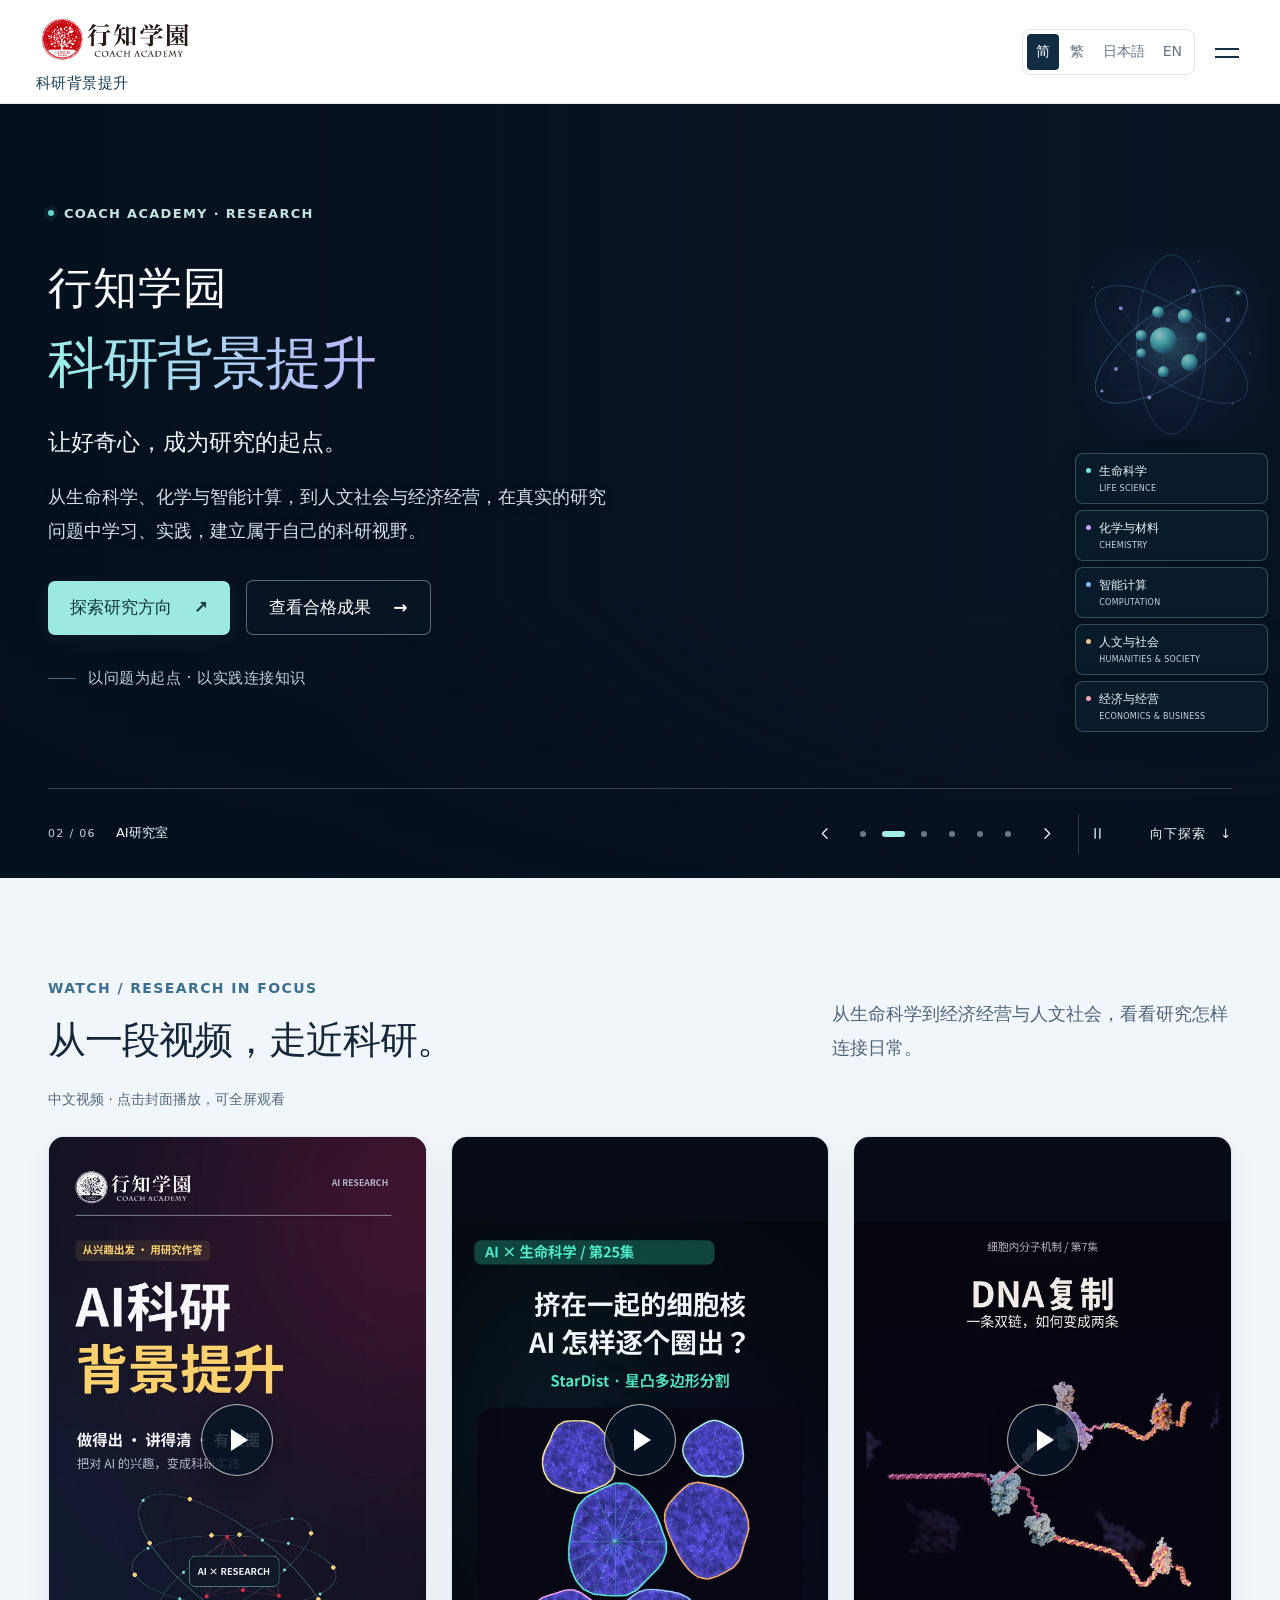
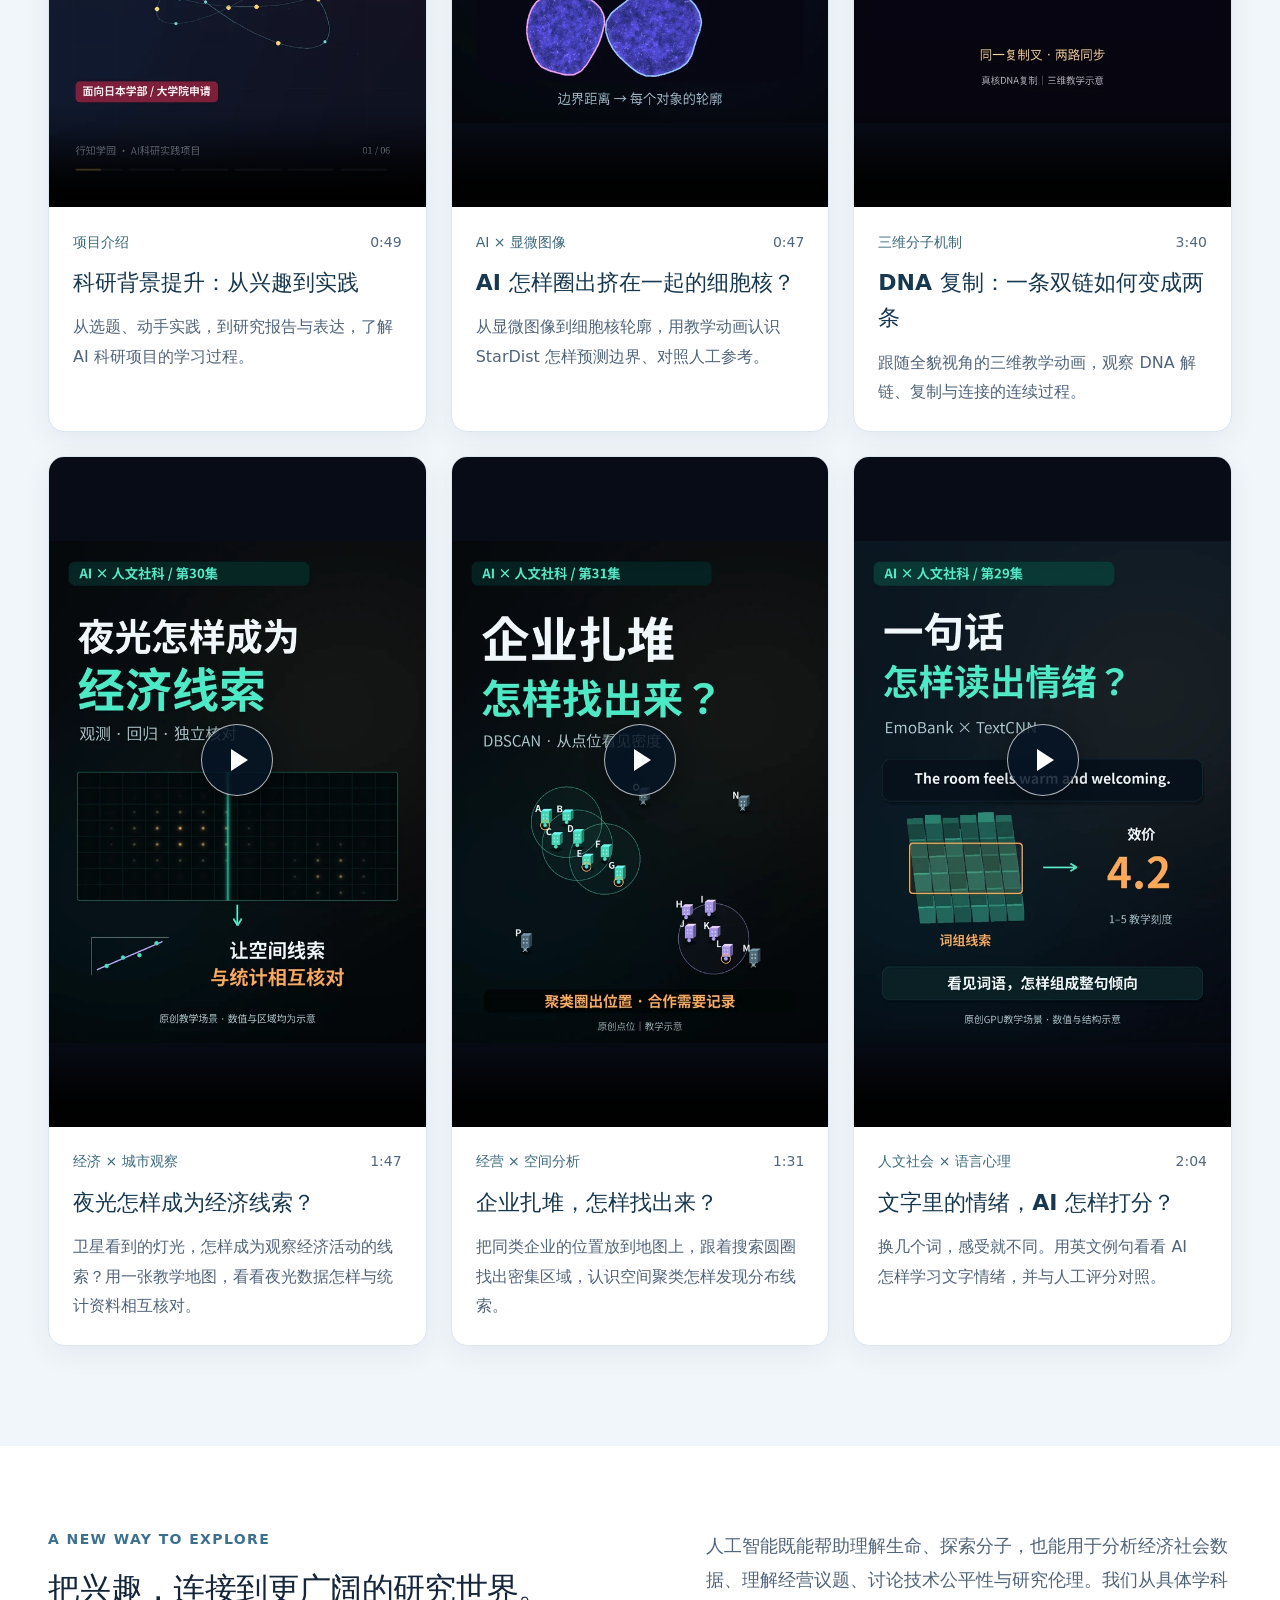
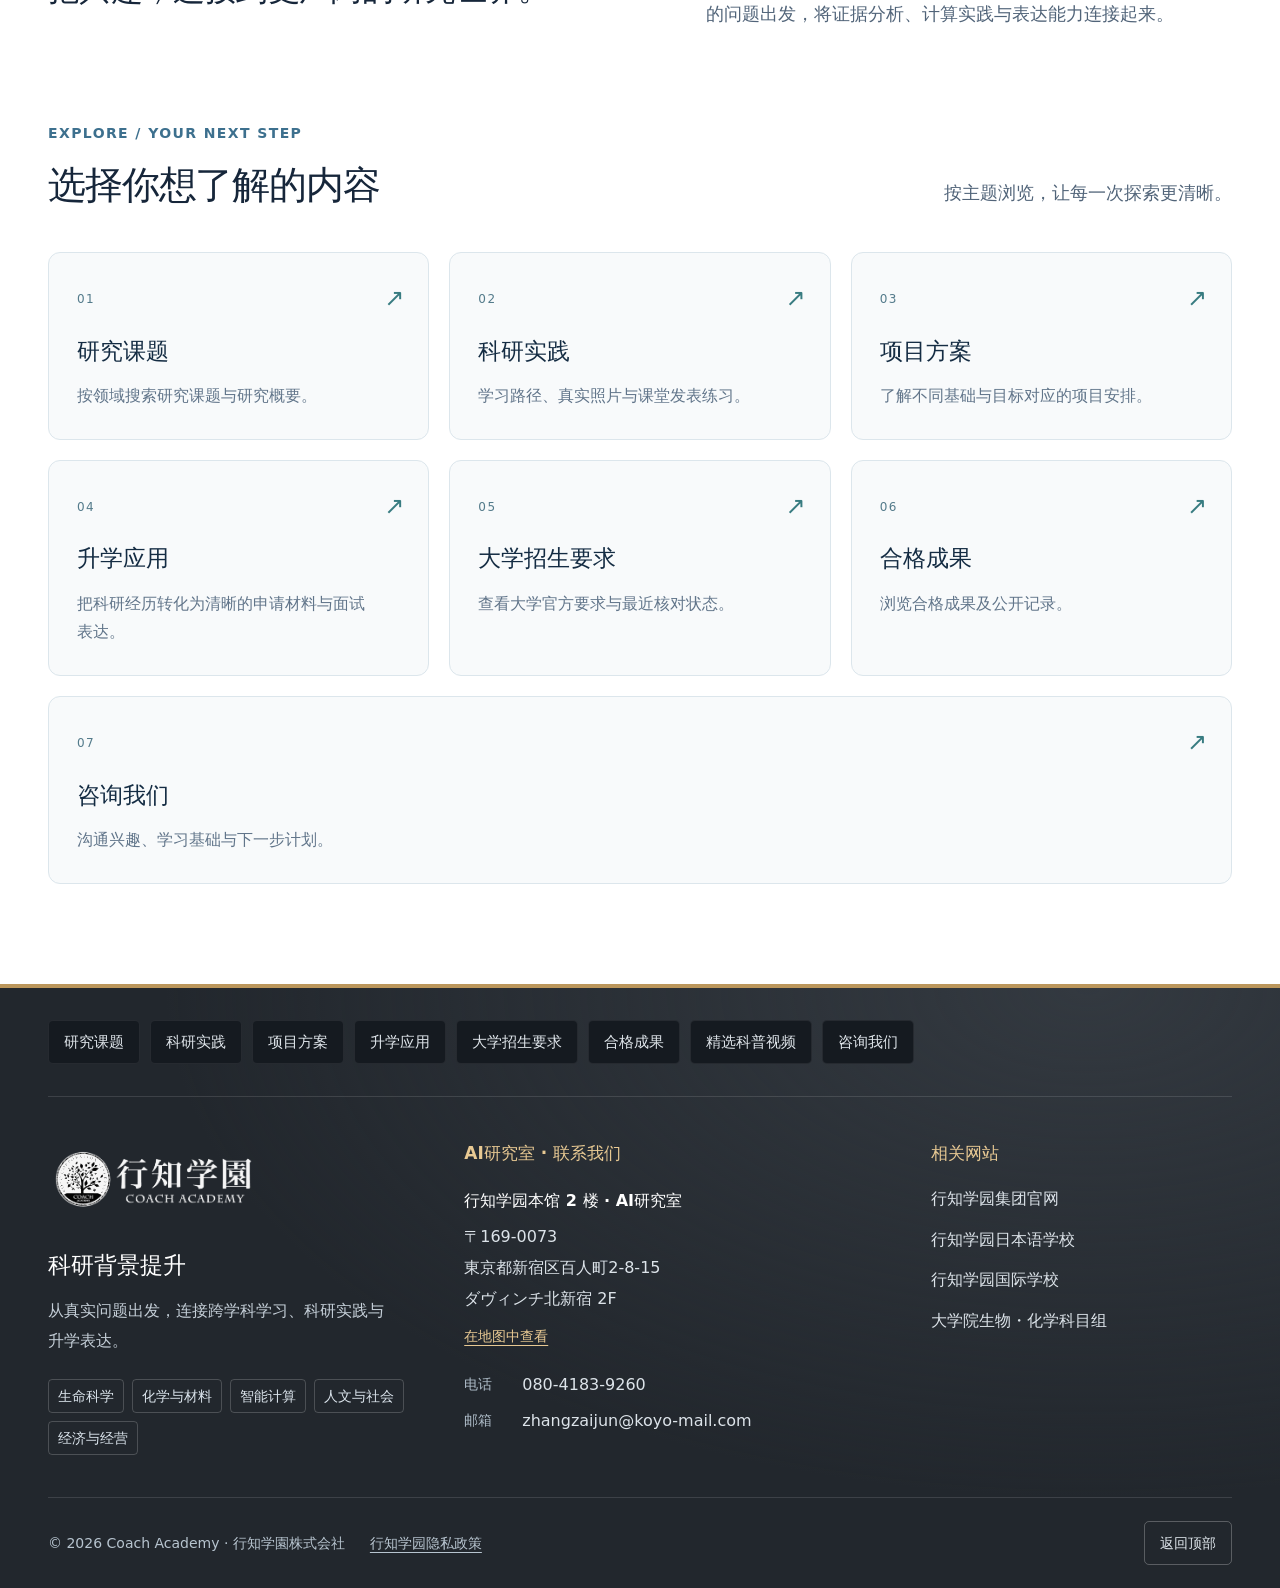
<file: index.html>
<!doctype html>
<html lang="zh-CN">
<head>
  <meta charset="utf-8">
  <meta name="viewport" content="width=device-width, initial-scale=1">
  <meta name="theme-color" content="#091526">
  <meta name="description" content="行知学园（行知学園 Coach Academy）科研背景提升：面向日本学部与大学院升学，提供生命科学、化学、智能计算、人文社会与经济经营方向的科研实践，并汇总大学官方招生要求与合格成果。">
  <title>首页｜行知学园科研背景提升</title>
  <link rel="canonical" href="https://ai-research.coach-ai-assist.com/">
  <meta property="og:type" content="website">
  <meta property="og:site_name" content="行知学园科研背景提升">
  <meta property="og:title" content="首页｜行知学园科研背景提升">
  <meta property="og:description" content="面向日本学部与大学院升学的科研实践：研究方向、科研经历的申请用途、大学官方招生要求与合格成果。">
  <meta property="og:url" content="https://ai-research.coach-ai-assist.com/">
  <meta property="og:image" content="https://ai-research.coach-ai-assist.com/images/logo.png">
  <meta property="og:locale" content="zh_CN">
  <script type="application/ld+json">
  {"@context":"https://schema.org","@graph":[
    {"@type":"EducationalOrganization","@id":"https://coach-ac.co.jp/#organization","name":"行知学園","alternateName":["行知学园","Coach Academy"],"url":"https://coach-ac.co.jp/"},
    {"@type":"EducationalOrganization","@id":"https://www.coach-international.jp/#organization","name":"行知学园国际学校","alternateName":["行知国际学校"],"url":"https://www.coach-international.jp/","parentOrganization":{"@id":"https://coach-ac.co.jp/#organization"}},
    {"@type":"WebSite","@id":"https://ai-research.coach-ai-assist.com/#website","name":"行知学园科研背景提升","alternateName":["行知學園科研背景提升","行知学園 研究実践プログラム","Coach Academy Research Program"],"url":"https://ai-research.coach-ai-assist.com/","inLanguage":["zh-CN","zh-TW","ja","en"],"publisher":[{"@id":"https://coach-ac.co.jp/#organization"},{"@id":"https://www.coach-international.jp/#organization"}]}
  ]}
  </script>
  <link rel="icon" href="images/logo.png">
  <link rel="stylesheet" href="assets/site.css?v=20261127-zhao-lab">
  <link rel="stylesheet" href="assets/footer.css?v=20261128">
  <link rel="stylesheet" href="assets/hero-carousel.css?v=20261123-atom-larger-lower">
  <link rel="stylesheet" href="assets/featured-videos.css?v=20261128">
  <link rel="preload" as="image" href="images/practice/server-workspace-1400.webp" imagesrcset="images/practice/server-workspace-800.webp 800w, images/practice/server-workspace-1400.webp 1400w" imagesizes="100vw" fetchpriority="high">
  <script src="assets/site.js?v=20261128-footer" defer></script>
  <script src="assets/hero-carousel.js?v=20261123-zhao" defer></script>
<script>const legacyRoutes={"topics": "topics.html#topics", "pathway": "practice.html#pathway", "practice": "practice.html#practice", "programs": "programs.html#programs", "applications": "applications.html#applications", "admissions": "admissions.html#admissions", "honors": "honors.html#honors", "contact": "contact.html#contact", "presentation-practice": "practice.html#presentation-practice"};if(legacyRoutes[location.hash.slice(1)]){const target=new URL(legacyRoutes[location.hash.slice(1)],location.href);target.search=location.search;location.replace(target.href);}</script>
</head>
<body data-page="index" data-page-title="homeNav">
<a class="skip-link" href="#main" data-i18n="skip">跳转到正文</a>
<header class="site-header">
  <div class="header-inner">
    <a class="brand" href="index.html" aria-label="行知学园 科研背景提升"><img src="images/logo.png" width="1011" height="367" alt="行知学园 Coach Academy"><span class="header-program" data-i18n="headerProgram">科研背景提升</span></a>
    <nav class="main-nav" id="main-nav" aria-label="主导航"><a href="topics.html" data-i18n="navTopics">研究方向</a>
<a href="practice.html" data-i18n="navPractice">科研实践</a>
<a href="programs.html" data-i18n="navPrograms">项目方案</a>
<a href="applications.html" data-i18n="navApplications">升学应用</a>
<a href="admissions.html" data-i18n="navAdmissions">招生要求</a>
<a href="honors.html" data-i18n="navHonors">合格成果</a>
<a href="contact.html" data-i18n="navContact">咨询我们</a></nav>
    <div class="header-tools">
      <div class="language-switch" role="group" aria-label="Language">
        <button type="button" data-language="zh-CN" aria-pressed="true" lang="zh-CN">简</button><button type="button" data-language="zh-TW" aria-pressed="false" lang="zh-TW">繁</button><button type="button" data-language="ja" aria-pressed="false" lang="ja">日本語</button><button type="button" data-language="en" aria-pressed="false" lang="en">EN</button>
      </div>
      <button class="menu-toggle" type="button" aria-controls="main-nav" aria-expanded="false" aria-label="打开菜单"><span></span><span></span></button>
    </div>
  </div>
</header>
<main id="main">
<section class="hero" id="top" aria-labelledby="hero-title" data-hero-carousel>
    <div class="hero-background" aria-hidden="true">
      <div class="hero-slide is-active" data-hero-key="server" style="--photo-position:70% 56%;--photo-position-mobile:80% 48%" aria-hidden="true"><img src="images/practice/server-workspace-1400.webp" srcset="images/practice/server-workspace-800.webp 800w, images/practice/server-workspace-1400.webp 1400w" sizes="100vw" width="1400" height="1050" alt="" decoding="async" fetchpriority="high"></div>
      <div class="hero-slide" data-hero-key="lab" style="--photo-position:50% 28%;--photo-position-mobile:50% 25%" aria-hidden="true"><img src="images/hero/lab-entrance-1400.webp" srcset="images/hero/lab-entrance-800.webp 800w, images/hero/lab-entrance-1400.webp 1400w" sizes="100vw" width="1400" height="1867" alt="" decoding="async" loading="lazy" fetchpriority="low"></div>
      <div class="hero-slide" data-hero-key="he" style="--photo-position:60% 60%;--photo-position-mobile:70% 52%" aria-hidden="true"><img src="images/practice/he-learning-1400.webp" srcset="images/practice/he-learning-800.webp 800w, images/practice/he-learning-1400.webp 1400w" sizes="100vw" width="1400" height="1050" alt="" decoding="async" loading="lazy" fetchpriority="low"></div>
      <div class="hero-slide" data-hero-key="jin" style="--photo-position:58% 58%;--photo-position-mobile:64% 50%" aria-hidden="true"><img src="images/practice/jin-cell-culture-1400.webp" srcset="images/practice/jin-cell-culture-800.webp 800w, images/practice/jin-cell-culture-1400.webp 1400w" sizes="100vw" width="1400" height="1050" alt="" decoding="async" loading="lazy" fetchpriority="low"></div>
      <div class="hero-slide" data-hero-key="ma" style="--photo-position:58% 64%;--photo-position-mobile:69% 62%" aria-hidden="true"><img src="images/practice/ma-presentation-1600.webp?v=20261127-nolight" srcset="images/practice/ma-presentation-800.webp?v=20261127-nolight 800w, images/practice/ma-presentation-1600.webp?v=20261127-nolight 1600w" sizes="100vw" width="1600" height="1200" alt="" decoding="async" loading="lazy" fetchpriority="low"></div>
      <div class="hero-slide" data-hero-key="zhao" style="--photo-position:60% 82%;--photo-position-mobile:69% 80%" aria-hidden="true"><img src="images/practice/zhao-english-presentation-1600.webp" srcset="images/practice/zhao-english-presentation-800.webp 800w, images/practice/zhao-english-presentation-1600.webp 1600w" sizes="100vw" width="1600" height="1200" alt="" decoding="async" loading="lazy" fetchpriority="low"></div>
    </div>
    <div class="hero-shade" aria-hidden="true"></div>
    <div class="container hero-inner">
      <div class="hero-copy">
        <p class="eyebrow light"><span class="status-dot"></span> COACH ACADEMY · RESEARCH</p>
        <h1 id="hero-title"><span class="brand-name" data-i18n="heroLine1">行知学园</span><br><span class="brand-program gradient-text" data-i18n="heroLine2">科研背景提升</span></h1>
        <p class="hero-program" data-i18n="heroProgram">让好奇心，成为研究的起点。</p>
        <p class="hero-description" data-i18n="heroDescription">从生命科学、化学与智能计算，到人文社会与经济经营，在真实的研究问题中学习、实践，建立属于自己的科研视野。</p>
        <div class="hero-actions"><a class="button button-primary" href="topics.html#topics"><span data-i18n="heroExplore">探索研究方向</span><span aria-hidden="true">↗</span></a><a class="button button-ghost" href="honors.html#honors"><span data-i18n="heroHonors">查看合格成果</span><span aria-hidden="true">→</span></a></div>
        <div class="hero-note"><span class="tiny-line"></span><span data-i18n="heroNote">以问题为起点 · 以实践连接知识</span></div>
      </div>
    </div>
      <div class="hero-art" aria-hidden="true">
        <div class="art-cross cross-one">+</div><div class="art-cross cross-two">+</div>
        <div class="orbital-label top-label">INTERDISCIPLINARY EXPLORATION</div>
        <svg class="orbital" viewBox="60 60 480 480" fill="none">
          <defs><radialGradient id="core"><stop stop-color="#7de9f3" stop-opacity=".35"/><stop offset=".4" stop-color="#7f93f7" stop-opacity=".09"/><stop offset="1" stop-color="#5397e5" stop-opacity="0"/></radialGradient><linearGradient id="orbitLine" x1="80" y1="80" x2="520" y2="520" gradientUnits="userSpaceOnUse"><stop stop-color="#70eee8"/><stop offset=".5" stop-color="#68b9e8"/><stop offset="1" stop-color="#bd9bfb"/></linearGradient><radialGradient id="sphere" cx=".35" cy=".3" r=".7"><stop stop-color="#c6fbf6"/><stop offset=".45" stop-color="#5cd4d6"/><stop offset="1" stop-color="#2a6486"/></radialGradient><filter id="glow"><feGaussianBlur stdDeviation="4"/></filter></defs>
          <circle cx="300" cy="300" r="290" fill="url(#core)"/>
          <g class="orbital-halo" stroke="#6fa5d2"><circle cx="300" cy="300" r="245" opacity=".12" stroke-dasharray="2 9"/><circle cx="300" cy="300" r="210" opacity=".1"/><path d="M35 300H565M300 35V565" opacity=".08"/><circle cx="300" cy="300" r="142" opacity=".1" stroke-dasharray="3 10"/></g>
          <g class="orbits" stroke="url(#orbitLine)"><ellipse cx="300" cy="300" rx="223" ry="87" transform="rotate(-35 300 300)" opacity=".9"/><ellipse cx="300" cy="300" rx="223" ry="87" transform="rotate(35 300 300)" opacity=".65"/><ellipse cx="300" cy="300" rx="223" ry="87" transform="rotate(90 300 300)" opacity=".65"/><ellipse cx="300" cy="300" rx="179" ry="70" transform="rotate(-35 300 300)" opacity=".2"/></g>
          <g stroke="#a3d9f4" stroke-width=".7" opacity=".45"><path d="M225 278L267 220 334 230 375 282 345 345 280 368 225 322Z M267 220L280 290 334 230M225 278L280 290 225 322M280 290L345 345 375 282M280 290L280 368M280 290L375 282"/><path d="M174 210L225 278M375 282L441 239M280 368L245 432M334 230L355 167M225 322L162 361"/></g>
          <g fill="url(#sphere)"><circle cx="280" cy="290" r="33"/><circle cx="225" cy="278" r="14"/><circle cx="267" cy="220" r="15"/><circle cx="334" cy="230" r="18"/><circle cx="375" cy="282" r="13"/><circle cx="345" cy="345" r="21"/><circle cx="280" cy="368" r="14"/><circle cx="225" cy="322" r="12"/></g>
          <g fill="#aaadff"><circle cx="174" cy="210" r="5"/><circle cx="441" cy="239" r="6"/><circle cx="245" cy="432" r="5"/><circle cx="355" cy="167" r="6"/><circle cx="162" cy="361" r="5"/></g>
          <g class="orbit-satellite"><circle cx="466" cy="171" r="8" fill="#70eee8" opacity=".4" filter="url(#glow)"/><circle cx="466" cy="171" r="4" fill="#b8fff6"/><circle cx="127" cy="416" r="4" fill="#a8adff"/></g>
          <g fill="#a6cae1" opacity=".6"><circle cx="104" cy="159" r="2"/><circle cx="452" cy="448" r="2"/><circle cx="367" cy="93" r="2"/><circle cx="496" cy="322" r="2"/></g>
        </svg>
        <div class="art-tag tag-one"><span class="tag-dot cyan"></span><span data-i18n="artLife">生命科学</span><small>LIFE SCIENCE</small></div>
        <div class="art-tag tag-two"><span class="tag-dot violet"></span><span data-i18n="artChemistry">化学与材料</span><small>CHEMISTRY</small></div>
        <div class="art-tag tag-three"><span class="tag-dot blue"></span><span data-i18n="artAI">智能计算</span><small>COMPUTATION</small></div>
        <div class="art-tag tag-four"><span class="tag-dot amber"></span><span data-i18n="artHumanities">人文与社会</span><small>HUMANITIES &amp; SOCIETY</small></div>
        <div class="art-tag tag-five"><span class="tag-dot rose"></span><span data-i18n="artBusiness">经济与经营</span><small>ECONOMICS &amp; BUSINESS</small></div>
        <div class="orbital-label bottom-label"><span class="status-dot"></span> IDEAS CONNECT. POSSIBILITIES EMERGE.</div>
      </div>
    <div class="hero-bottom container">
      <div class="hero-photo-meta"><span class="hero-photo-counter" data-hero-counter>01 / 06</span><span data-hero-caption>GPU科研计算环境</span></div>
      <div class="hero-photo-controls" data-hero-controls role="group" aria-label="科研现场照片">
        <button class="hero-photo-button" type="button" data-hero-prev aria-label="上一张照片"><svg viewBox="0 0 24 24" aria-hidden="true" focusable="false"><path d="m14 6-6 6 6 6"/></svg></button>
        <div class="hero-photo-dots"><button class="hero-photo-dot is-active" type="button" data-hero-dot="0" aria-label="显示第1张照片" aria-pressed="true"><span></span></button><button class="hero-photo-dot" type="button" data-hero-dot="1" aria-label="显示第2张照片" aria-pressed="false"><span></span></button><button class="hero-photo-dot" type="button" data-hero-dot="2" aria-label="显示第3张照片" aria-pressed="false"><span></span></button><button class="hero-photo-dot" type="button" data-hero-dot="3" aria-label="显示第4张照片" aria-pressed="false"><span></span></button><button class="hero-photo-dot" type="button" data-hero-dot="4" aria-label="显示第5张照片" aria-pressed="false"><span></span></button><button class="hero-photo-dot" type="button" data-hero-dot="5" aria-label="显示第6张照片" aria-pressed="false"><span></span></button></div>
        <button class="hero-photo-button" type="button" data-hero-next aria-label="下一张照片"><svg viewBox="0 0 24 24" aria-hidden="true" focusable="false"><path d="m10 6 6 6-6 6"/></svg></button>
        <button class="hero-photo-button hero-photo-toggle" type="button" data-hero-toggle data-paused="false" aria-label="暂停轮播"><svg class="hero-pause-symbol" viewBox="0 0 24 24" aria-hidden="true" focusable="false"><path d="M9 6v12M15 6v12"/></svg><svg class="hero-play-symbol" viewBox="0 0 24 24" aria-hidden="true" focusable="false"><path d="m9 5 10 7-10 7Z"/></svg><span class="hero-screen-reader" data-hero-toggle-label>暂停轮播</span></button>
      </div>
      <a href="#explore" aria-label="探索研究方向"><span data-i18n="scroll">向下探索</span><span aria-hidden="true">↓</span></a>
    </div>
</section>
<section class="featured-videos section-space" id="featured-videos" aria-labelledby="featured-videos-title">
  <div class="container">
    <div class="section-heading">
      <div><p class="eyebrow">WATCH / RESEARCH IN FOCUS</p><h2 id="featured-videos-title" data-i18n="videosTitle">从一段视频，走近科研。</h2></div>
      <p class="section-description" data-i18n="videosDescription">从生命科学到经济经营与人文社会，看看研究怎样连接日常。</p>
    </div>
    <p class="featured-videos-note" data-i18n="videosNote">中文视频 · 点击封面播放，可全屏观看</p>
    <div class="featured-videos-grid">
      <article class="featured-video-card">
        <div class="featured-video-media">
          <video id="featured-video-program" class="featured-video" controls playsinline preload="none" poster="images/videos/research-program.webp" src="videos/research-program.mp4" aria-labelledby="video-program-title">
            <a href="videos/research-program.mp4" data-i18n="videoOpen">单独打开视频</a>
          </video>
          <button class="featured-video-play" type="button" hidden aria-controls="featured-video-program" aria-describedby="video-program-title"><span class="featured-video-play-icon" aria-hidden="true"></span><span class="featured-video-sr" data-i18n="videoPlay">播放视频</span></button>
        </div>
        <div class="featured-video-copy">
          <div class="featured-video-meta"><span data-i18n="videoProgramLabel">项目介绍</span><span><span class="featured-video-sr" data-i18n="videoDuration">时长</span> 0:49</span></div>
          <h3 id="video-program-title" data-i18n="videoProgramTitle">科研背景提升：从兴趣到实践</h3>
          <p data-i18n="videoProgramDescription">从选题、动手实践，到研究报告与表达，了解 AI 科研项目的学习过程。</p>
          <p class="featured-video-error" hidden><span data-i18n="videoError">视频暂时无法播放。</span> <a href="videos/research-program.mp4" target="_blank" rel="noopener" data-i18n="videoOpen">单独打开视频</a></p>
        </div>
      </article>
      <article class="featured-video-card">
        <div class="featured-video-media">
          <video id="featured-video-nuclei" class="featured-video" controls playsinline preload="none" poster="images/videos/ai-cell-nuclei.webp" src="videos/ai-cell-nuclei.mp4" aria-labelledby="video-nuclei-title">
            <a href="videos/ai-cell-nuclei.mp4" data-i18n="videoOpen">单独打开视频</a>
          </video>
          <button class="featured-video-play" type="button" hidden aria-controls="featured-video-nuclei" aria-describedby="video-nuclei-title"><span class="featured-video-play-icon" aria-hidden="true"></span><span class="featured-video-sr" data-i18n="videoPlay">播放视频</span></button>
        </div>
        <div class="featured-video-copy">
          <div class="featured-video-meta"><span data-i18n="videoNucleiLabel">AI × 显微图像</span><span><span class="featured-video-sr" data-i18n="videoDuration">时长</span> 0:47</span></div>
          <h3 id="video-nuclei-title" data-i18n="videoNucleiTitle">AI 怎样圈出挤在一起的细胞核？</h3>
          <p data-i18n="videoNucleiDescription">从显微图像到细胞核轮廓，用教学动画认识 StarDist 怎样预测边界、对照人工参考。</p>
          <p class="featured-video-error" hidden><span data-i18n="videoError">视频暂时无法播放。</span> <a href="videos/ai-cell-nuclei.mp4" target="_blank" rel="noopener" data-i18n="videoOpen">单独打开视频</a></p>
        </div>
      </article>
      <article class="featured-video-card">
        <div class="featured-video-media">
          <video id="featured-video-dna" class="featured-video" controls playsinline preload="none" poster="images/videos/dna-replication.webp" src="videos/dna-replication.mp4" aria-labelledby="video-dna-title">
            <a href="videos/dna-replication.mp4" data-i18n="videoOpen">单独打开视频</a>
          </video>
          <button class="featured-video-play" type="button" hidden aria-controls="featured-video-dna" aria-describedby="video-dna-title"><span class="featured-video-play-icon" aria-hidden="true"></span><span class="featured-video-sr" data-i18n="videoPlay">播放视频</span></button>
        </div>
        <div class="featured-video-copy">
          <div class="featured-video-meta"><span data-i18n="videoDnaLabel">三维分子机制</span><span><span class="featured-video-sr" data-i18n="videoDuration">时长</span> 3:40</span></div>
          <h3 id="video-dna-title" data-i18n="videoDnaTitle">DNA 复制：一条双链如何变成两条</h3>
          <p data-i18n="videoDnaDescription">跟随全貌视角的三维教学动画，观察 DNA 解链、复制与连接的连续过程。</p>
          <p class="featured-video-error" hidden><span data-i18n="videoError">视频暂时无法播放。</span> <a href="videos/dna-replication.mp4" target="_blank" rel="noopener" data-i18n="videoOpen">单独打开视频</a></p>
        </div>
      </article>
      <article class="featured-video-card">
        <div class="featured-video-media">
          <video id="featured-video-nighttime-lights" class="featured-video" controls playsinline preload="none" poster="images/videos/nighttime-lights.webp" src="videos/nighttime-lights.mp4" aria-labelledby="video-nighttime-lights-title">
            <a href="videos/nighttime-lights.mp4" data-i18n="videoOpen">单独打开视频</a>
          </video>
          <button class="featured-video-play" type="button" hidden aria-controls="featured-video-nighttime-lights" aria-describedby="video-nighttime-lights-title"><span class="featured-video-play-icon" aria-hidden="true"></span><span class="featured-video-sr" data-i18n="videoPlay">播放视频</span></button>
        </div>
        <div class="featured-video-copy">
          <div class="featured-video-meta"><span data-i18n="videoLightsLabel">经济 × 城市观察</span><span><span class="featured-video-sr" data-i18n="videoDuration">时长</span> 1:47</span></div>
          <h3 id="video-nighttime-lights-title" data-i18n="videoLightsTitle">夜光怎样成为经济线索？</h3>
          <p data-i18n="videoLightsDescription">卫星看到的灯光，怎样成为观察经济活动的线索？用一张教学地图，看看夜光数据怎样与统计资料相互核对。</p>
          <p class="featured-video-error" hidden><span data-i18n="videoError">视频暂时无法播放。</span> <a href="videos/nighttime-lights.mp4" target="_blank" rel="noopener" data-i18n="videoOpen">单独打开视频</a></p>
        </div>
      </article>
      <article class="featured-video-card">
        <div class="featured-video-media">
          <video id="featured-video-business-clusters" class="featured-video" controls playsinline preload="none" poster="images/videos/business-clusters.webp" src="videos/business-clusters.mp4" aria-labelledby="video-business-clusters-title">
            <a href="videos/business-clusters.mp4" data-i18n="videoOpen">单独打开视频</a>
          </video>
          <button class="featured-video-play" type="button" hidden aria-controls="featured-video-business-clusters" aria-describedby="video-business-clusters-title"><span class="featured-video-play-icon" aria-hidden="true"></span><span class="featured-video-sr" data-i18n="videoPlay">播放视频</span></button>
        </div>
        <div class="featured-video-copy">
          <div class="featured-video-meta"><span data-i18n="videoClustersLabel">经营 × 空间分析</span><span><span class="featured-video-sr" data-i18n="videoDuration">时长</span> 1:31</span></div>
          <h3 id="video-business-clusters-title" data-i18n="videoClustersTitle">企业扎堆，怎样找出来？</h3>
          <p data-i18n="videoClustersDescription">把同类企业的位置放到地图上，跟着搜索圆圈找出密集区域，认识空间聚类怎样发现分布线索。</p>
          <p class="featured-video-error" hidden><span data-i18n="videoError">视频暂时无法播放。</span> <a href="videos/business-clusters.mp4" target="_blank" rel="noopener" data-i18n="videoOpen">单独打开视频</a></p>
        </div>
      </article>
      <article class="featured-video-card">
        <div class="featured-video-media">
          <video id="featured-video-text-emotions" class="featured-video" controls playsinline preload="none" poster="images/videos/text-emotions.webp" src="videos/text-emotions.mp4" aria-labelledby="video-text-emotions-title">
            <a href="videos/text-emotions.mp4" data-i18n="videoOpen">单独打开视频</a>
          </video>
          <button class="featured-video-play" type="button" hidden aria-controls="featured-video-text-emotions" aria-describedby="video-text-emotions-title"><span class="featured-video-play-icon" aria-hidden="true"></span><span class="featured-video-sr" data-i18n="videoPlay">播放视频</span></button>
        </div>
        <div class="featured-video-copy">
          <div class="featured-video-meta"><span data-i18n="videoEmotionsLabel">人文社会 × 语言心理</span><span><span class="featured-video-sr" data-i18n="videoDuration">时长</span> 2:04</span></div>
          <h3 id="video-text-emotions-title" data-i18n="videoEmotionsTitle">文字里的情绪，AI 怎样打分？</h3>
          <p data-i18n="videoEmotionsDescription">换几个词，感受就不同。用英文例句看看 AI 怎样学习文字情绪，并与人工评分对照。</p>
          <p class="featured-video-error" hidden><span data-i18n="videoError">视频暂时无法播放。</span> <a href="videos/text-emotions.mp4" target="_blank" rel="noopener" data-i18n="videoOpen">单独打开视频</a></p>
        </div>
      </article>
    </div>
  </div>
</section>
<section class="introduction container" aria-labelledby="intro-title">
    <div><p class="eyebrow">A NEW WAY TO EXPLORE</p><h2 id="intro-title" data-i18n="introTitle">把兴趣，连接到更广阔的研究世界。</h2></div>
    <p data-i18n="introDescription">人工智能既能帮助理解生命、探索分子，也能用于分析经济社会数据、理解经营议题、讨论技术公平性与研究伦理。我们从具体学科的问题出发，将证据分析、计算实践与表达能力连接起来。</p>
  </section><section class="home-explore section-space" id="explore"><div class="container"><div class="section-heading"><div><p class="eyebrow">EXPLORE / YOUR NEXT STEP</p><h2 data-i18n="exploreTitle">选择你想了解的内容</h2></div><p class="section-description" data-i18n="exploreDescription">按主题浏览，让每一次探索更清晰。</p></div><div class="explore-grid"><a class="explore-card" href="topics.html"><span class="explore-index">01</span><h3 data-i18n="navTopics">研究方向</h3><p data-i18n="entryTopics">按领域搜索研究方向与实践概览。</p><span class="explore-arrow" aria-hidden="true">↗</span></a><a class="explore-card" href="practice.html"><span class="explore-index">02</span><h3 data-i18n="navPractice">科研实践</h3><p data-i18n="entryPractice">学习路径、真实照片与课堂发表练习。</p><span class="explore-arrow" aria-hidden="true">↗</span></a><a class="explore-card" href="programs.html"><span class="explore-index">03</span><h3 data-i18n="navPrograms">项目方案</h3><p data-i18n="entryPrograms">了解不同基础与目标对应的项目安排。</p><span class="explore-arrow" aria-hidden="true">↗</span></a><a class="explore-card" href="applications.html"><span class="explore-index">04</span><h3 data-i18n="navApplications">升学应用</h3><p data-i18n="entryApplications">把科研经历转化为清晰的申请材料与面试表达。</p><span class="explore-arrow" aria-hidden="true">↗</span></a><a class="explore-card" href="admissions.html"><span class="explore-index">05</span><h3 data-i18n="navAdmissions">招生要求</h3><p data-i18n="entryAdmissions">查看大学官方要求与最近核对状态。</p><span class="explore-arrow" aria-hidden="true">↗</span></a><a class="explore-card" href="honors.html"><span class="explore-index">06</span><h3 data-i18n="navHonors">合格成果</h3><p data-i18n="entryHonors">浏览合格成果及公开记录。</p><span class="explore-arrow" aria-hidden="true">↗</span></a><a class="explore-card" href="contact.html"><span class="explore-index">07</span><h3 data-i18n="navContact">咨询我们</h3><p data-i18n="entryContact">沟通兴趣、学习基础与下一步计划。</p><span class="explore-arrow" aria-hidden="true">↗</span></a></div></div></section>
</main>
<footer class="site-footer site-footer-expanded" id="site-footer">
  <div class="container">
    <h2 class="sr-only" id="footer-navigation-title" data-i18n="footerNavigation">网站导航</h2>
    <nav class="footer-navigation" aria-labelledby="footer-navigation-title">
      <a href="topics.html" data-i18n="navTopics">研究方向</a>
      <a href="practice.html" data-i18n="navPractice">科研实践</a>
      <a href="programs.html" data-i18n="navPrograms">项目方案</a>
      <a href="applications.html" data-i18n="navApplications">升学应用</a>
      <a href="admissions.html" data-i18n="navAdmissions">大学招生要求</a>
      <a href="honors.html" data-i18n="navHonors">合格成果</a>
      <a href="index.html#featured-videos" data-i18n="footerVideos">精选科普视频</a>
      <a href="contact.html" data-i18n="navContact">咨询我们</a>
    </nav>
    <div class="footer-details">
      <div class="footer-identity">
        <a class="footer-logo" href="index.html"><img src="images/logo.png" width="1011" height="367" alt="行知学园 Coach Academy" loading="lazy"></a>
        <p class="footer-program" data-i18n="footerProgram">科研背景提升</p>
        <p class="footer-summary" data-i18n="footerSummary">从真实问题出发，连接跨学科学习、科研实践与升学表达。</p>
        <div class="footer-keywords">
          <a href="topics.html?category=life#topics" data-i18n="artLife">生命科学</a>
          <a href="topics.html?category=materials#topics" data-i18n="artChemistry">化学与材料</a>
          <a href="topics.html?category=computing#topics" data-i18n="artAI">智能计算</a>
          <a href="topics.html?category=society#topics" data-i18n="artHumanities">人文与社会</a>
          <a href="topics.html?category=economics#topics" data-i18n="artBusiness">经济与经营</a>
        </div>
      </div>
      <section class="footer-contact" aria-labelledby="footer-contact-title">
        <h2 id="footer-contact-title" data-i18n="footerContactHeading">AI研究室 · 联系我们</h2>
        <address><span class="footer-room" data-i18n="footerRoom">行知学园本馆 2 楼 · AI研究室</span><span lang="ja">〒169-0073<br>東京都新宿区百人町2-8-15<br>ダヴィンチ北新宿 2F</span></address>
        <a class="footer-map" href="https://www.google.com/maps/search/?api=1&amp;query=%E6%9D%B1%E4%BA%AC%E9%83%BD%E6%96%B0%E5%AE%BF%E5%8C%BA%E7%99%BE%E4%BA%BA%E7%94%BA2-8-15%20%E3%83%80%E3%83%B4%E3%82%A3%E3%83%B3%E3%83%81%E5%8C%97%E6%96%B0%E5%AE%BF" target="_blank" rel="noopener" data-i18n="footerMap">在地图中查看</a>
        <dl>
          <div><dt data-i18n="footerPhone">电话</dt><dd><a href="tel:+818041839260">080-4183-9260</a></dd></div>
          <div><dt data-i18n="footerEmail">邮箱</dt><dd><a href="mailto:zhangzaijun@koyo-mail.com">zhangzaijun@koyo-mail.com</a></dd></div>
        </dl>
      </section>
      <section class="footer-related" aria-labelledby="footer-related-title">
        <h2 id="footer-related-title" data-i18n="footerRelatedHeading">相关网站</h2>
        <ul>
          <li><a href="https://coach-ac.co.jp/" target="_blank" rel="noopener" data-i18n="footerOfficial">行知学园集团官网</a></li>
          <li><a href="https://jp.coach-japanese.com/" target="_blank" rel="noopener" data-i18n="footerJapanese">行知学园日本语学校</a></li>
          <li><a href="https://www.coach-international.jp/jp" target="_blank" rel="noopener" data-i18n="footerInternational">行知学园国际学校</a></li>
          <li><a href="https://daigakuin.coach-ai-assist.com/" target="_blank" rel="noopener" data-i18n="footerGraduate">大学院生物・化学科目组</a></li>
        </ul>
      </section>
    </div>
    <div class="footer-bottom">
      <div class="footer-legal"><p>© <span id="copyright-year">2026</span> Coach Academy · 行知学園株式会社</p><a href="https://coach-ac.co.jp/privacy-policy" target="_blank" rel="noopener" data-i18n="footerPrivacy">行知学园隐私政策</a></div>
      <a class="footer-top-link" href="#top" data-i18n="backTop">返回顶部</a>
    </div>
  </div>
</footer>
</body>
</html>
</file>
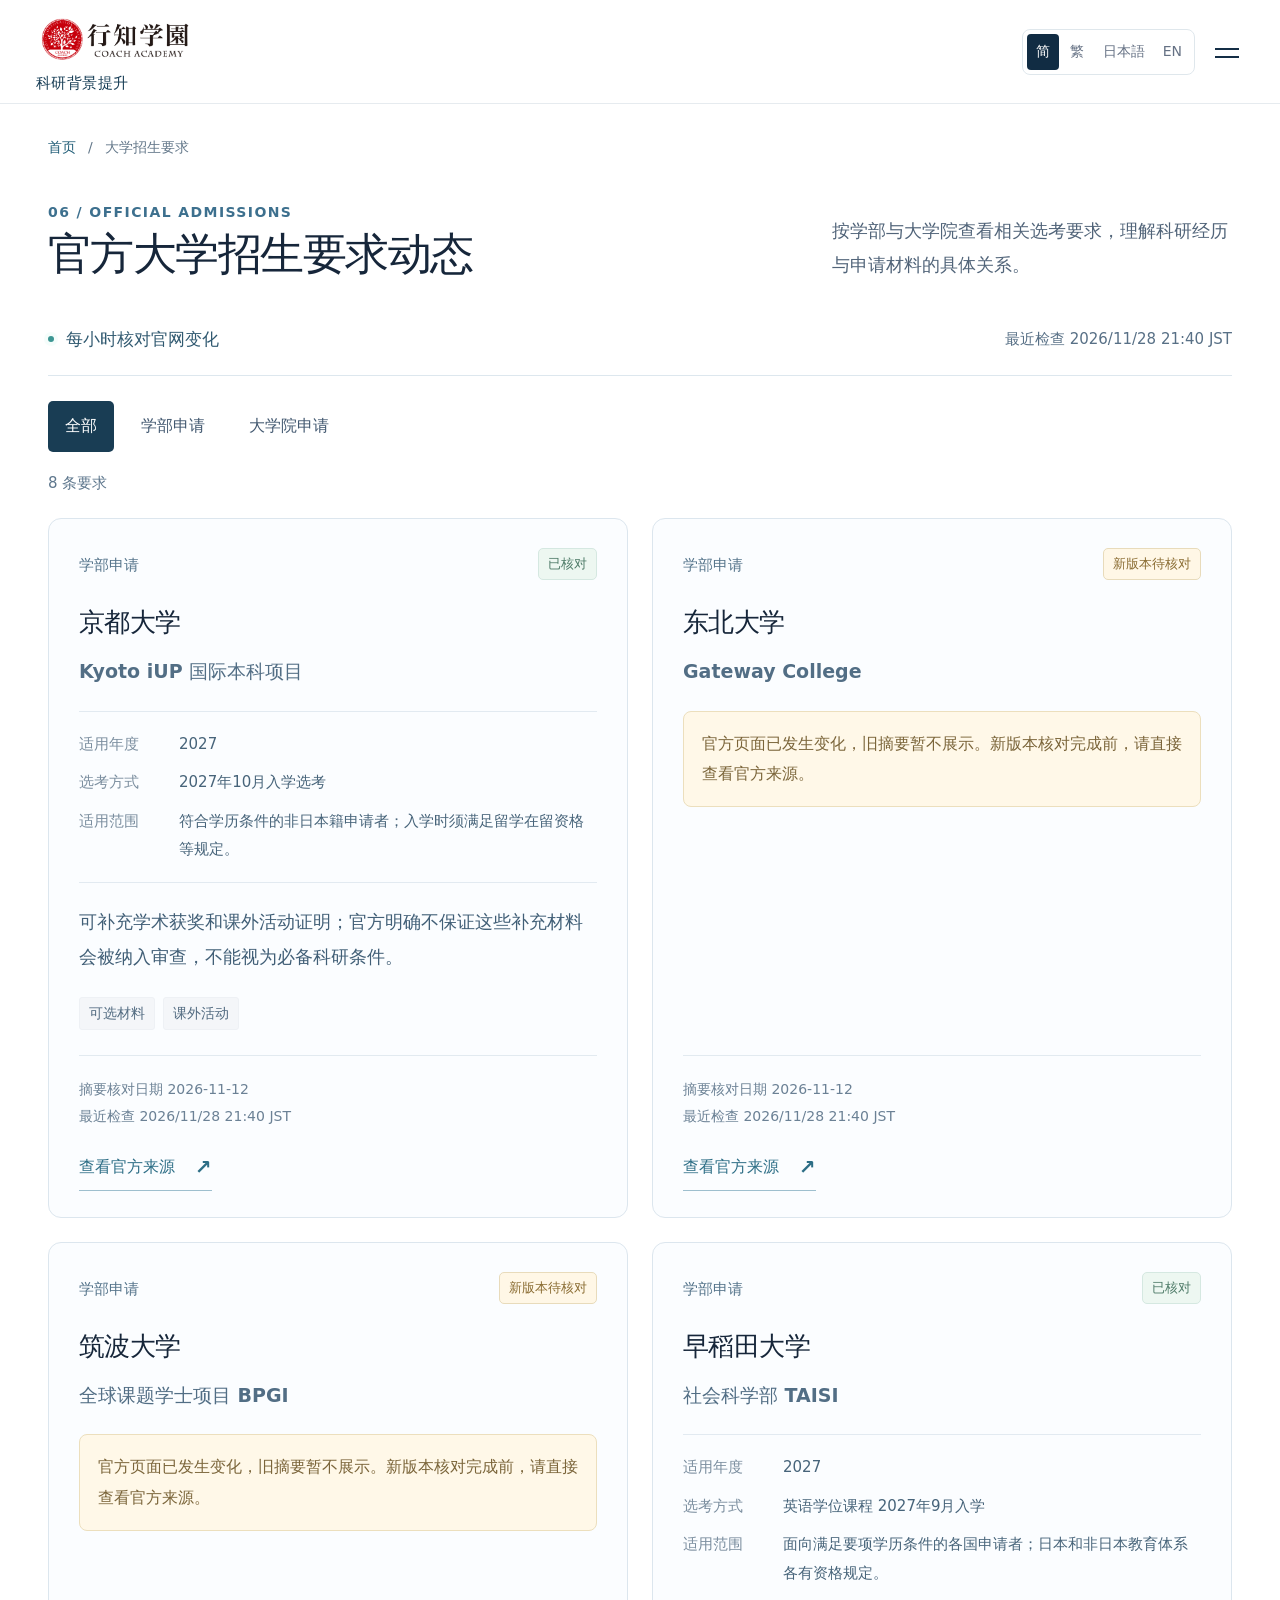
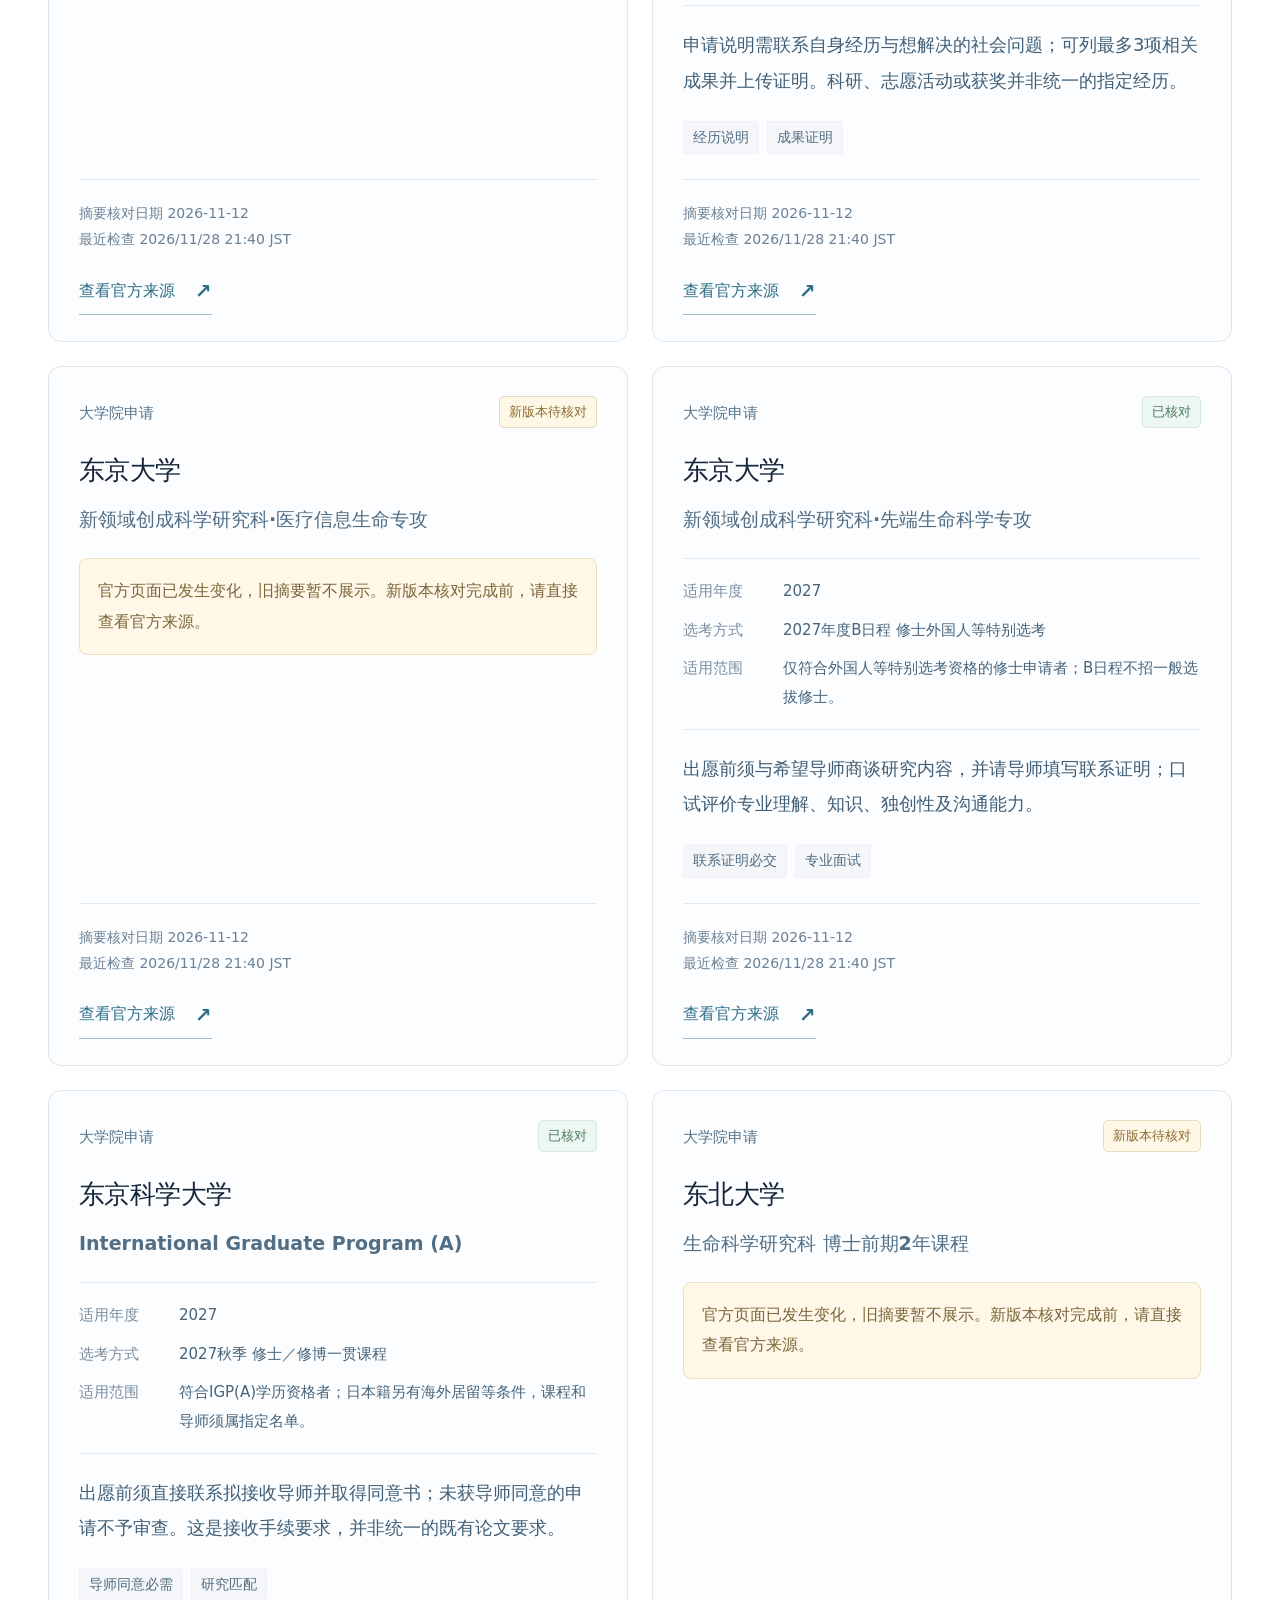
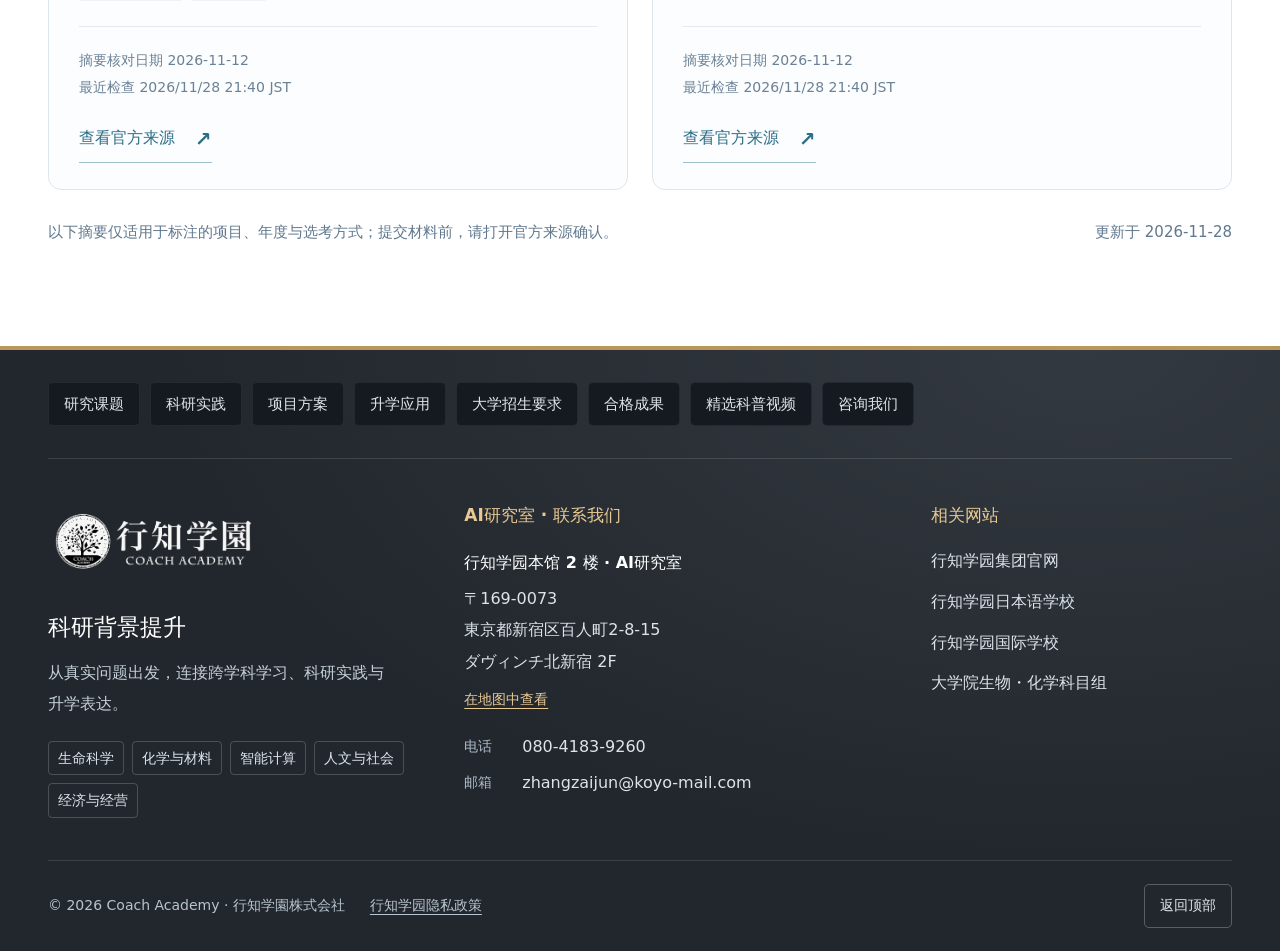
<file: admissions.html>
<!doctype html>
<html lang="zh-CN">
<head>
  <meta charset="utf-8">
  <meta name="viewport" content="width=device-width, initial-scale=1">
  <meta name="theme-color" content="#091526">
  <meta name="description" content="行知学园（行知学園 Coach Academy）科研背景提升：面向日本学部与大学院升学，提供生命科学、化学、智能计算、人文社会与经济经营方向的科研实践，并汇总大学官方招生要求与合格成果。">
  <title>招生要求｜行知学园科研背景提升</title>
  <link rel="canonical" href="https://ai-research.coach-ai-assist.com/admissions.html">
  <meta property="og:type" content="website">
  <meta property="og:site_name" content="行知学园科研背景提升">
  <meta property="og:title" content="招生要求｜行知学园科研背景提升">
  <meta property="og:description" content="面向日本学部与大学院升学的科研实践：研究方向、科研经历的申请用途、大学官方招生要求与合格成果。">
  <meta property="og:url" content="https://ai-research.coach-ai-assist.com/admissions.html">
  <meta property="og:image" content="https://ai-research.coach-ai-assist.com/images/logo.png">
  <meta property="og:locale" content="zh_CN">
  <script type="application/ld+json">
  {"@context":"https://schema.org","@graph":[
    {"@type":"EducationalOrganization","@id":"https://coach-ac.co.jp/#organization","name":"行知学園","alternateName":["行知学园","Coach Academy"],"url":"https://coach-ac.co.jp/"},
    {"@type":"EducationalOrganization","@id":"https://www.coach-international.jp/#organization","name":"行知学园国际学校","alternateName":["行知国际学校"],"url":"https://www.coach-international.jp/","parentOrganization":{"@id":"https://coach-ac.co.jp/#organization"}},
    {"@type":"WebSite","@id":"https://ai-research.coach-ai-assist.com/#website","name":"行知学园科研背景提升","alternateName":["行知學園科研背景提升","行知学園 研究実践プログラム","Coach Academy Research Program"],"url":"https://ai-research.coach-ai-assist.com/","inLanguage":["zh-CN","zh-TW","ja","en"],"publisher":[{"@id":"https://coach-ac.co.jp/#organization"},{"@id":"https://www.coach-international.jp/#organization"}]}
  ]}
  </script>
  <link rel="icon" href="images/logo.png">
  <link rel="stylesheet" href="assets/site.css?v=20261127-zhao-lab">
  <link rel="stylesheet" href="assets/footer.css?v=20261128">
  <script src="assets/site.js?v=20261128-footer" defer></script>
</head>
<body data-page="admissions" data-page-title="navAdmissions">
<a class="skip-link" href="#main" data-i18n="skip">跳转到正文</a>
<header class="site-header">
  <div class="header-inner">
    <a class="brand" href="index.html" aria-label="行知学园 科研背景提升"><img src="images/logo.png" width="1011" height="367" alt="行知学园 Coach Academy"><span class="header-program" data-i18n="headerProgram">科研背景提升</span></a>
    <nav class="main-nav" id="main-nav" aria-label="主导航"><a href="topics.html" data-i18n="navTopics">研究方向</a>
<a href="practice.html" data-i18n="navPractice">科研实践</a>
<a href="programs.html" data-i18n="navPrograms">项目方案</a>
<a href="applications.html" data-i18n="navApplications">升学应用</a>
<a href="admissions.html" aria-current="page" class="active" data-i18n="navAdmissions">招生要求</a>
<a href="honors.html" data-i18n="navHonors">合格成果</a>
<a href="contact.html" data-i18n="navContact">咨询我们</a></nav>
    <div class="header-tools">
      <div class="language-switch" role="group" aria-label="Language">
        <button type="button" data-language="zh-CN" aria-pressed="true" lang="zh-CN">简</button><button type="button" data-language="zh-TW" aria-pressed="false" lang="zh-TW">繁</button><button type="button" data-language="ja" aria-pressed="false" lang="ja">日本語</button><button type="button" data-language="en" aria-pressed="false" lang="en">EN</button>
      </div>
      <button class="menu-toggle" type="button" aria-controls="main-nav" aria-expanded="false" aria-label="打开菜单"><span></span><span></span></button>
    </div>
  </div>
</header>
<main id="main">
<div class="container breadcrumbs"><a href="index.html" data-i18n="homeNav">首页</a><span aria-hidden="true">/</span><span data-i18n="navAdmissions">招生要求</span></div><section class="admissions-section section-space" id="admissions" aria-labelledby="admissions-title">
    <div class="container">
      <div class="section-heading"><div><p class="eyebrow">06 / OFFICIAL ADMISSIONS</p><h1 id="admissions-title" data-i18n="admissionsTitle">官方大学招生要求动态</h1></div><p class="section-description" data-i18n="admissionsDescription">按学部与大学院查看相关选考要求，理解科研经历与申请材料的具体关系。</p></div>
      <div class="admissions-meta"><span class="admissions-frequency"><span class="status-dot"></span><span data-i18n="admissionsFrequency">每小时核对官网变化</span></span><span id="admissions-checked"></span></div>
      <div class="admissions-filters" id="admissions-filters" role="group" aria-label="按申请阶段筛选">
        <button class="filter-button" type="button" data-level="all" aria-pressed="true" data-i18n="admissionsAll">全部</button><button class="filter-button" type="button" data-level="undergraduate" aria-pressed="false" data-i18n="undergraduateLabel">学部申请</button><button class="filter-button" type="button" data-level="graduate" aria-pressed="false" data-i18n="graduateLabel">大学院申请</button>
      </div>
      <p class="admissions-status" id="admissions-status" role="status" aria-live="polite"></p>
      <div class="admissions-grid" id="admissions-grid"><div class="admissions-fallback"><p data-i18n="admissionsFallback">具体要求因学校、项目和选考方式而异。暂未载入核对记录时，可先查看下方申请指导，并以学校当年度募集要项为准。</p><a class="text-link" href="applications.html#applications"><span data-i18n="applicationGuide">查看科研经历的申请用途</span><span aria-hidden="true">↑</span></a></div></div>
      <div class="admissions-bottom"><p data-i18n="admissionsNote">以下摘要仅适用于标注的项目、年度与选考方式；提交材料前，请打开官方来源确认。</p><span id="admissions-updated"></span></div>
    </div>
  </section>
</main>
<footer class="site-footer site-footer-expanded" id="site-footer">
  <div class="container">
    <h2 class="sr-only" id="footer-navigation-title" data-i18n="footerNavigation">网站导航</h2>
    <nav class="footer-navigation" aria-labelledby="footer-navigation-title">
      <a href="topics.html" data-i18n="navTopics">研究方向</a>
      <a href="practice.html" data-i18n="navPractice">科研实践</a>
      <a href="programs.html" data-i18n="navPrograms">项目方案</a>
      <a href="applications.html" data-i18n="navApplications">升学应用</a>
      <a href="admissions.html" data-i18n="navAdmissions">大学招生要求</a>
      <a href="honors.html" data-i18n="navHonors">合格成果</a>
      <a href="index.html#featured-videos" data-i18n="footerVideos">精选科普视频</a>
      <a href="contact.html" data-i18n="navContact">咨询我们</a>
    </nav>
    <div class="footer-details">
      <div class="footer-identity">
        <a class="footer-logo" href="index.html"><img src="images/logo.png" width="1011" height="367" alt="行知学园 Coach Academy" loading="lazy"></a>
        <p class="footer-program" data-i18n="footerProgram">科研背景提升</p>
        <p class="footer-summary" data-i18n="footerSummary">从真实问题出发，连接跨学科学习、科研实践与升学表达。</p>
        <div class="footer-keywords">
          <a href="topics.html?category=life#topics" data-i18n="artLife">生命科学</a>
          <a href="topics.html?category=materials#topics" data-i18n="artChemistry">化学与材料</a>
          <a href="topics.html?category=computing#topics" data-i18n="artAI">智能计算</a>
          <a href="topics.html?category=society#topics" data-i18n="artHumanities">人文与社会</a>
          <a href="topics.html?category=economics#topics" data-i18n="artBusiness">经济与经营</a>
        </div>
      </div>
      <section class="footer-contact" aria-labelledby="footer-contact-title">
        <h2 id="footer-contact-title" data-i18n="footerContactHeading">AI研究室 · 联系我们</h2>
        <address><span class="footer-room" data-i18n="footerRoom">行知学园本馆 2 楼 · AI研究室</span><span lang="ja">〒169-0073<br>東京都新宿区百人町2-8-15<br>ダヴィンチ北新宿 2F</span></address>
        <a class="footer-map" href="https://www.google.com/maps/search/?api=1&amp;query=%E6%9D%B1%E4%BA%AC%E9%83%BD%E6%96%B0%E5%AE%BF%E5%8C%BA%E7%99%BE%E4%BA%BA%E7%94%BA2-8-15%20%E3%83%80%E3%83%B4%E3%82%A3%E3%83%B3%E3%83%81%E5%8C%97%E6%96%B0%E5%AE%BF" target="_blank" rel="noopener" data-i18n="footerMap">在地图中查看</a>
        <dl>
          <div><dt data-i18n="footerPhone">电话</dt><dd><a href="tel:+818041839260">080-4183-9260</a></dd></div>
          <div><dt data-i18n="footerEmail">邮箱</dt><dd><a href="mailto:zhangzaijun@koyo-mail.com">zhangzaijun@koyo-mail.com</a></dd></div>
        </dl>
      </section>
      <section class="footer-related" aria-labelledby="footer-related-title">
        <h2 id="footer-related-title" data-i18n="footerRelatedHeading">相关网站</h2>
        <ul>
          <li><a href="https://coach-ac.co.jp/" target="_blank" rel="noopener" data-i18n="footerOfficial">行知学园集团官网</a></li>
          <li><a href="https://jp.coach-japanese.com/" target="_blank" rel="noopener" data-i18n="footerJapanese">行知学园日本语学校</a></li>
          <li><a href="https://www.coach-international.jp/jp" target="_blank" rel="noopener" data-i18n="footerInternational">行知学园国际学校</a></li>
          <li><a href="https://daigakuin.coach-ai-assist.com/" target="_blank" rel="noopener" data-i18n="footerGraduate">大学院生物・化学科目组</a></li>
        </ul>
      </section>
    </div>
    <div class="footer-bottom">
      <div class="footer-legal"><p>© <span id="copyright-year">2026</span> Coach Academy · 行知学園株式会社</p><a href="https://coach-ac.co.jp/privacy-policy" target="_blank" rel="noopener" data-i18n="footerPrivacy">行知学园隐私政策</a></div>
      <a class="footer-top-link" href="#main" data-i18n="backTop">返回顶部</a>
    </div>
  </div>
</footer>
</body>
</html>
</file>
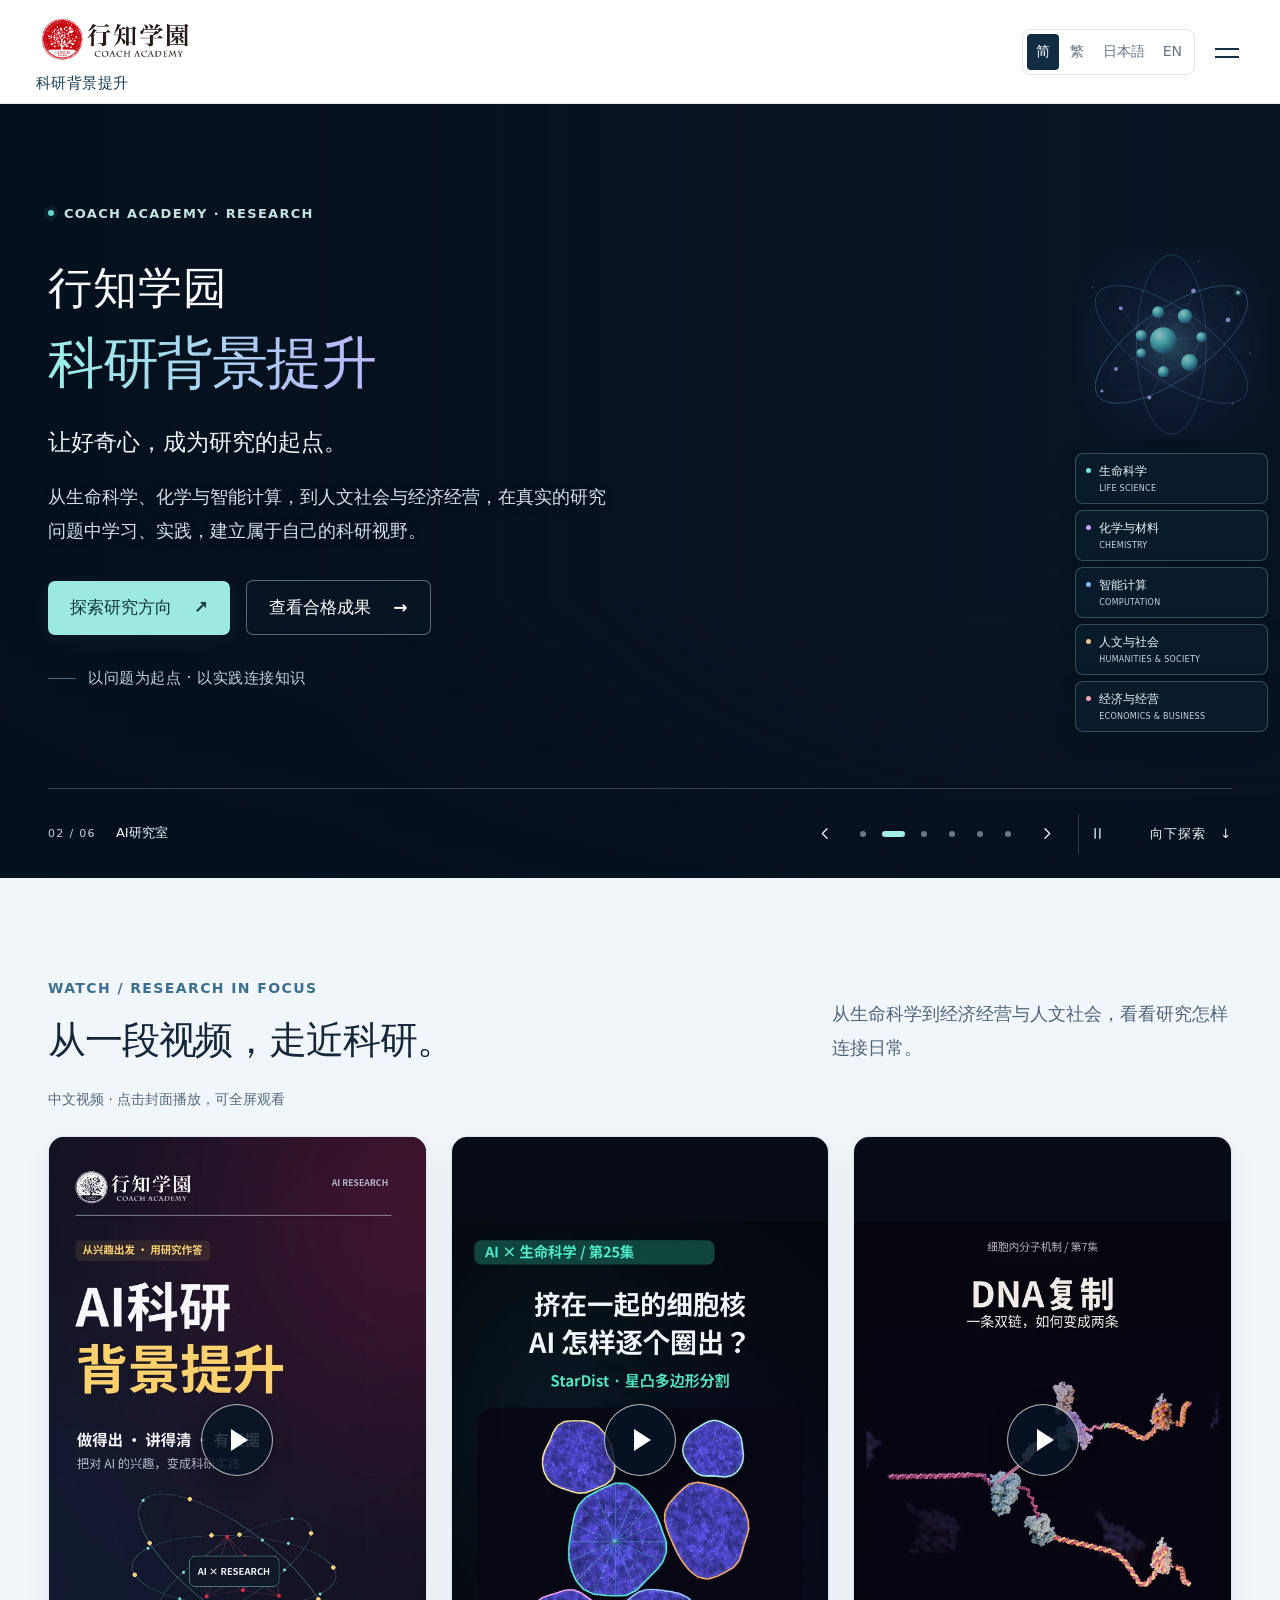
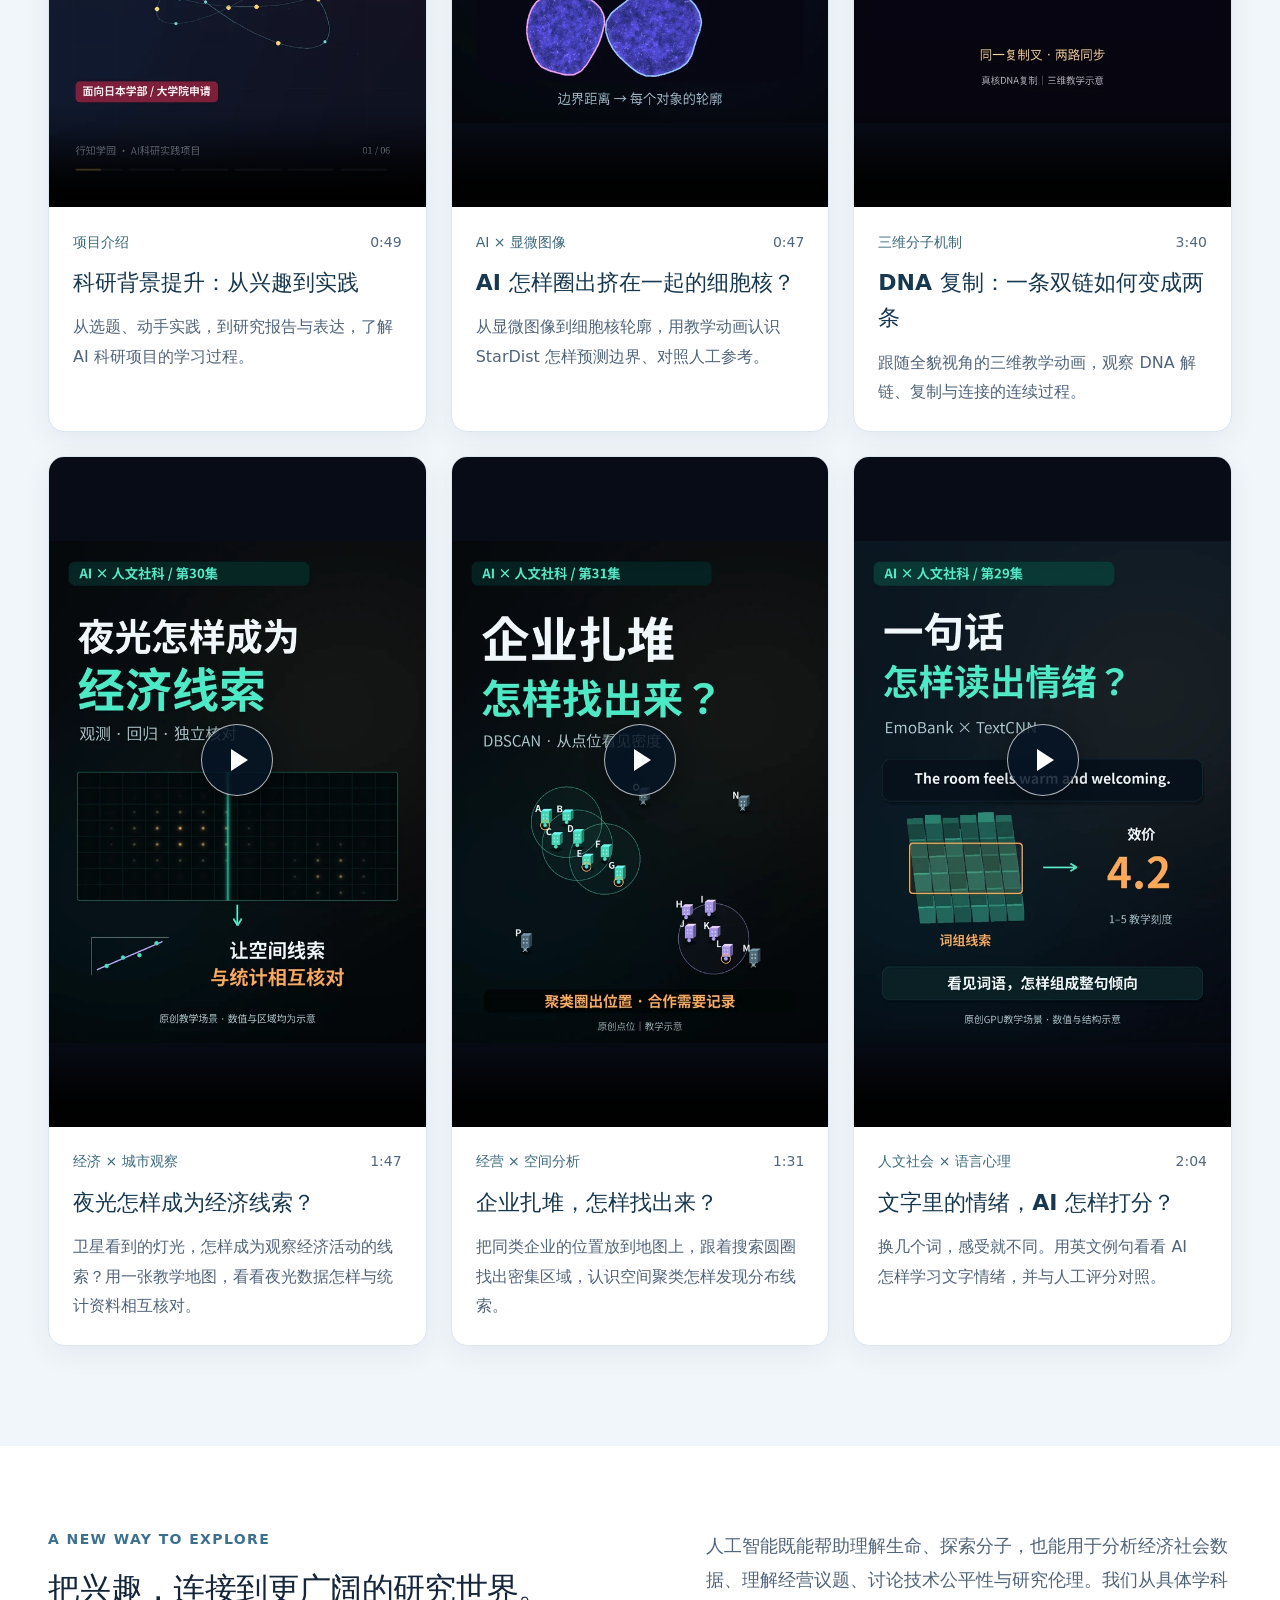
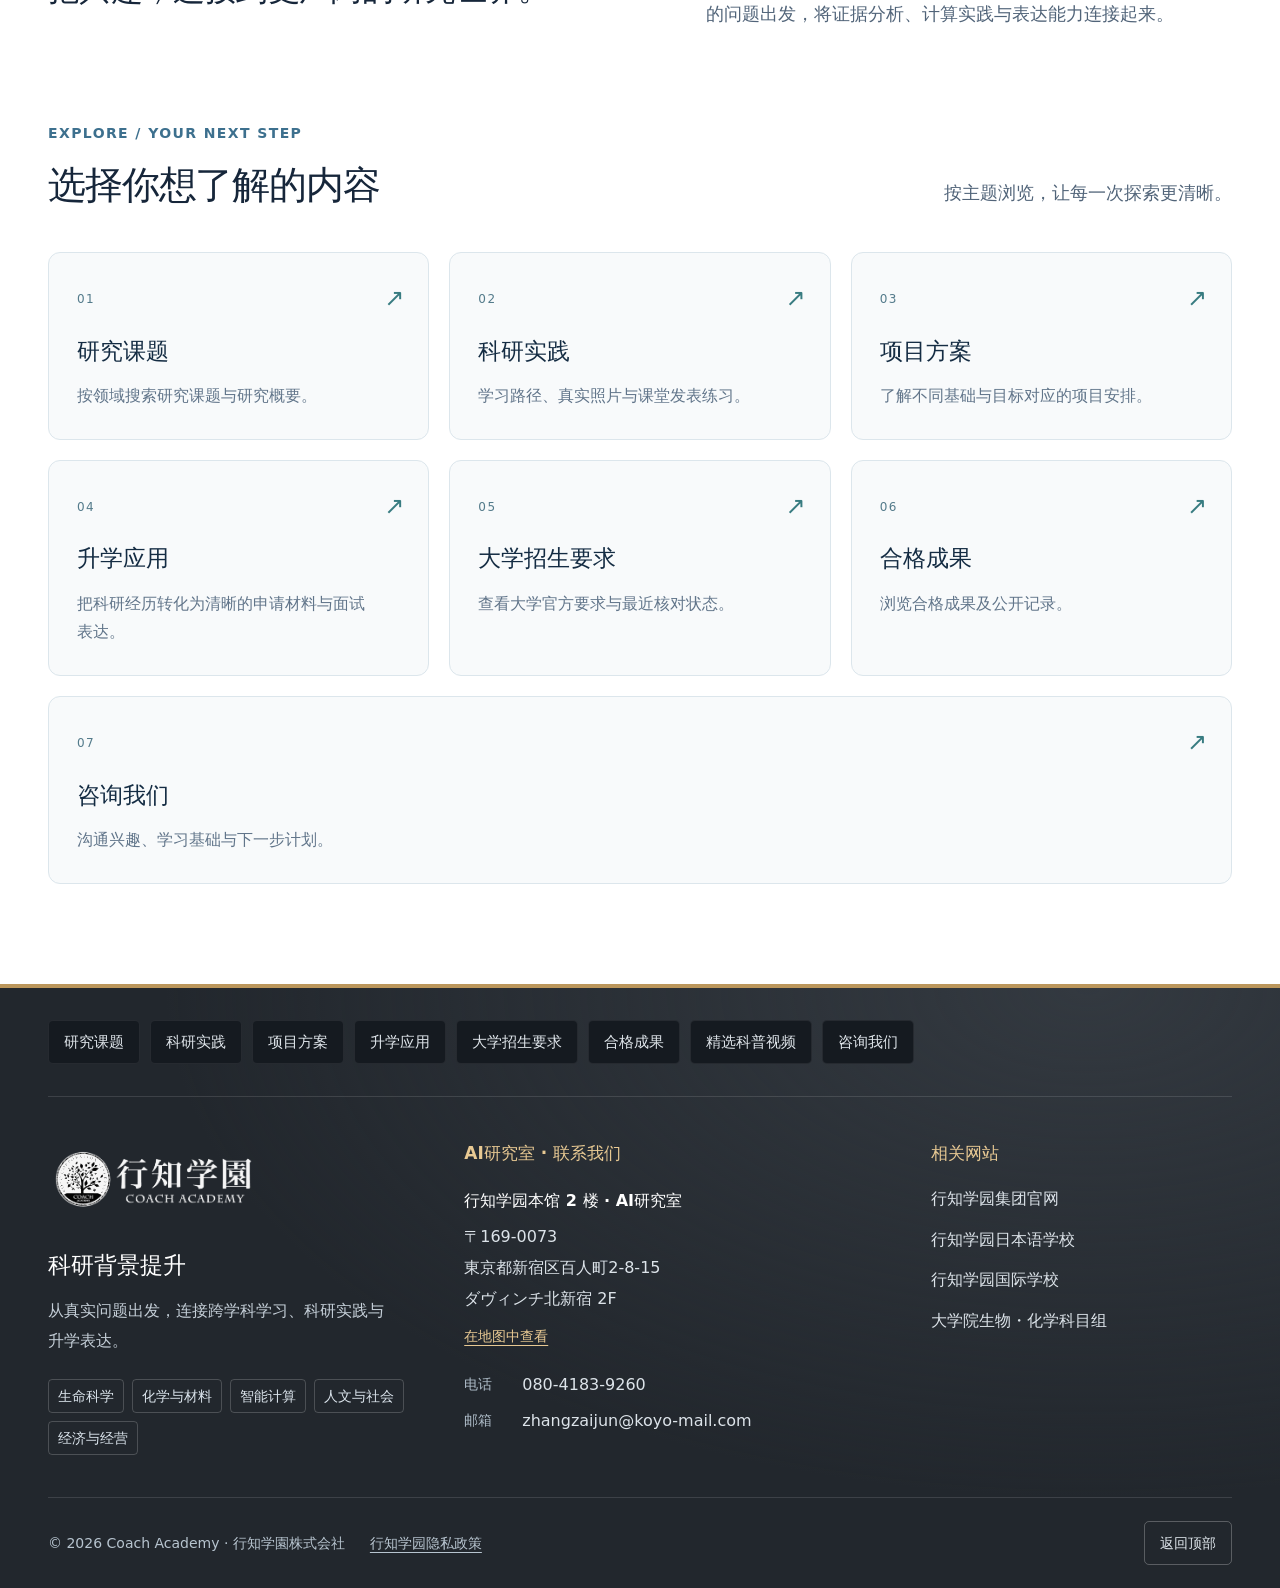
<file: ai-research.html>
<!doctype html>
<html lang="zh-CN">
<head>
  <meta charset="utf-8">
  <meta name="viewport" content="width=device-width, initial-scale=1">
  <meta name="robots" content="noindex">
  <meta http-equiv="refresh" content="0; url=index.html">
  <link rel="canonical" href="https://ai-research.coach-ai-assist.com/">
  <title>科研背景提升 · 行知学园</title>
  <script>
    const language = location.hash.slice(1);
    location.replace('index.html#' + (['zh-CN', 'zh-TW', 'ja', 'en'].includes(language) ? language : 'zh-CN'));
  </script>
</head>
<body><p>网站已更新，<a href="index.html">前往科研背景提升首页</a>。</p></body>
</html>
</file>
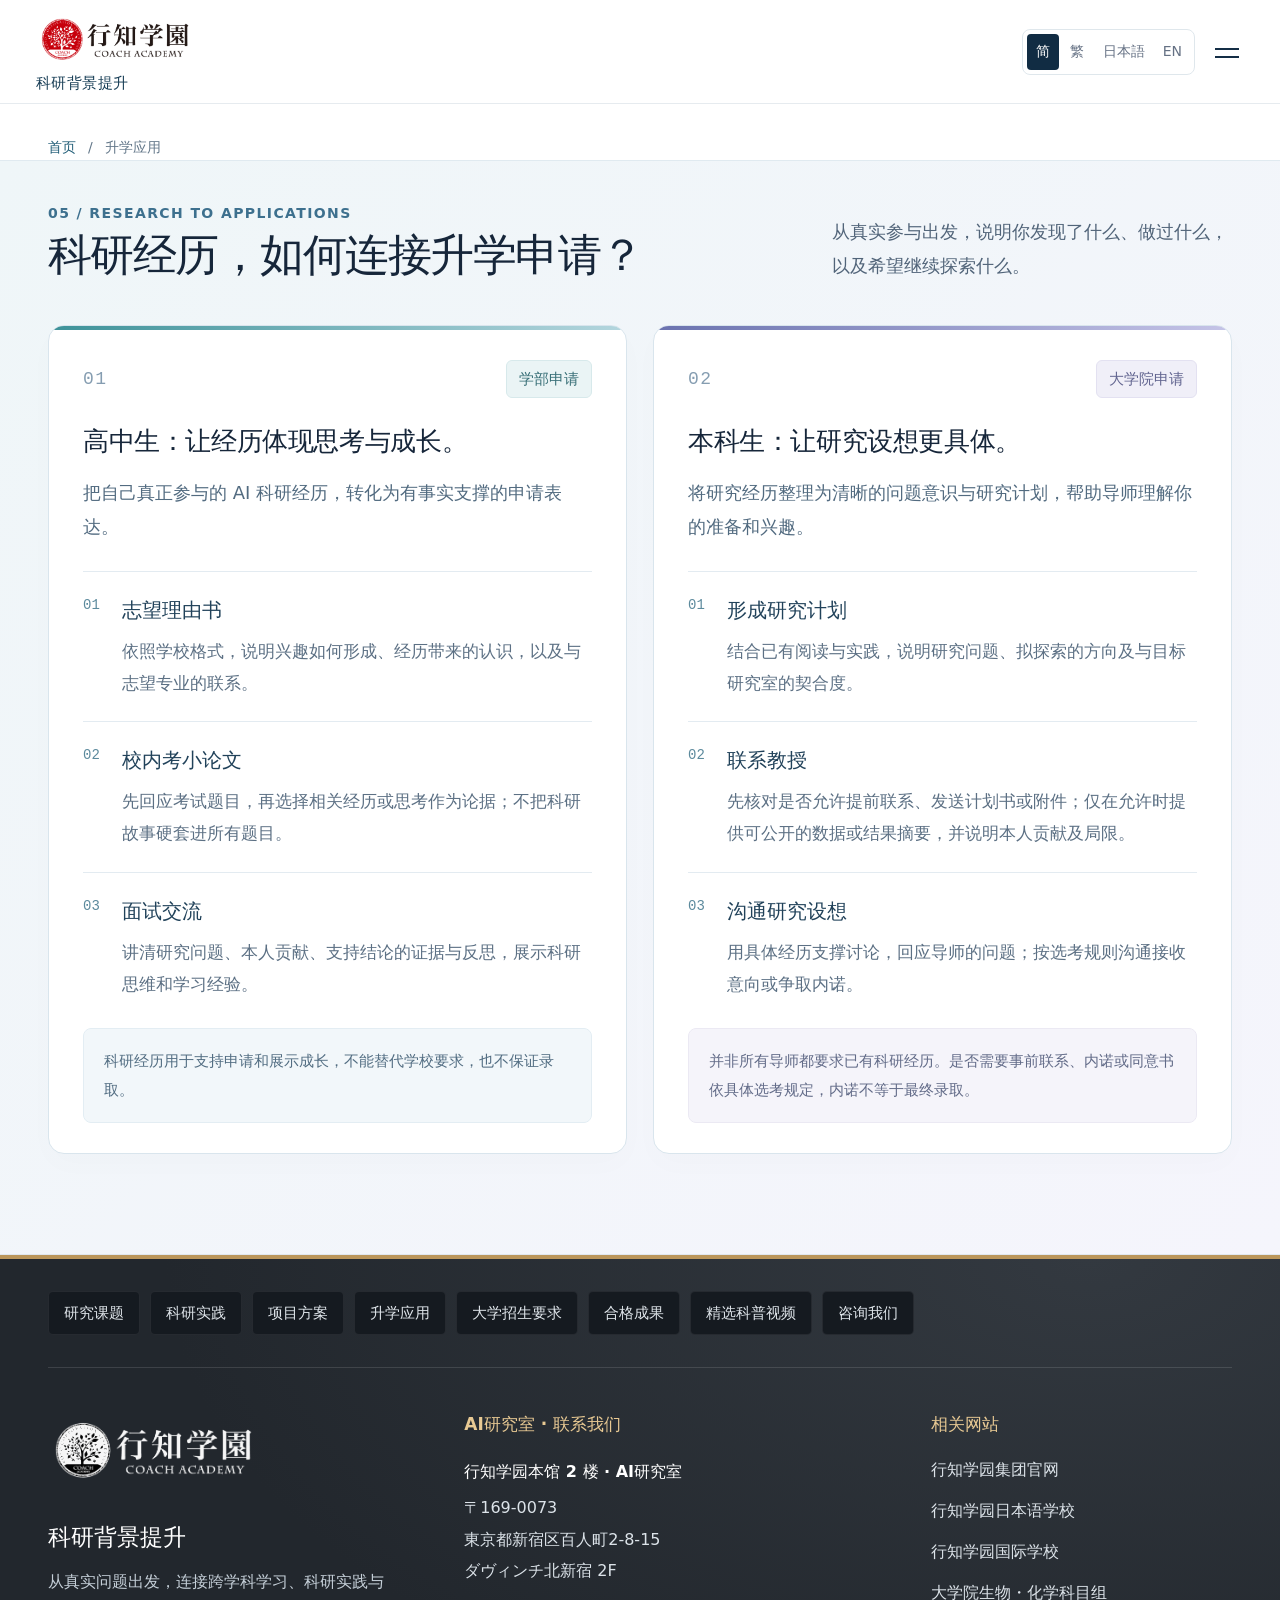
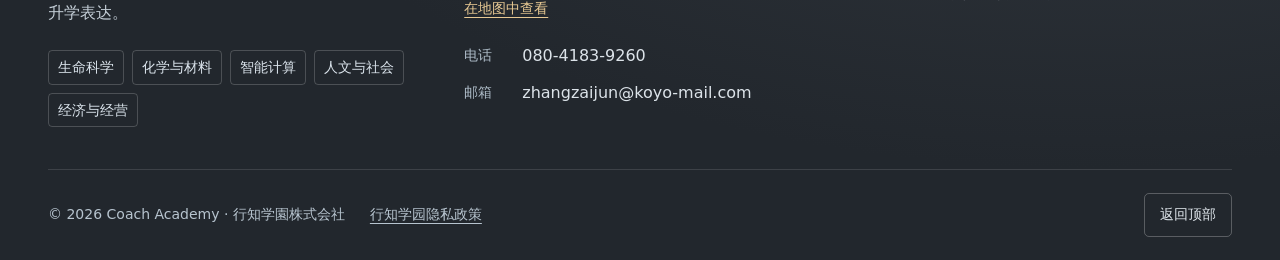
<file: applications.html>
<!doctype html>
<html lang="zh-CN">
<head>
  <meta charset="utf-8">
  <meta name="viewport" content="width=device-width, initial-scale=1">
  <meta name="theme-color" content="#091526">
  <meta name="description" content="行知学园（行知学園 Coach Academy）科研背景提升：面向日本学部与大学院升学，提供生命科学、化学、智能计算、人文社会与经济经营方向的科研实践，并汇总大学官方招生要求与合格成果。">
  <title>升学应用｜行知学园科研背景提升</title>
  <link rel="canonical" href="https://ai-research.coach-ai-assist.com/applications.html">
  <meta property="og:type" content="website">
  <meta property="og:site_name" content="行知学园科研背景提升">
  <meta property="og:title" content="升学应用｜行知学园科研背景提升">
  <meta property="og:description" content="面向日本学部与大学院升学的科研实践：研究方向、科研经历的申请用途、大学官方招生要求与合格成果。">
  <meta property="og:url" content="https://ai-research.coach-ai-assist.com/applications.html">
  <meta property="og:image" content="https://ai-research.coach-ai-assist.com/images/logo.png">
  <meta property="og:locale" content="zh_CN">
  <script type="application/ld+json">
  {"@context":"https://schema.org","@graph":[
    {"@type":"EducationalOrganization","@id":"https://coach-ac.co.jp/#organization","name":"行知学園","alternateName":["行知学园","Coach Academy"],"url":"https://coach-ac.co.jp/"},
    {"@type":"EducationalOrganization","@id":"https://www.coach-international.jp/#organization","name":"行知学园国际学校","alternateName":["行知国际学校"],"url":"https://www.coach-international.jp/","parentOrganization":{"@id":"https://coach-ac.co.jp/#organization"}},
    {"@type":"WebSite","@id":"https://ai-research.coach-ai-assist.com/#website","name":"行知学园科研背景提升","alternateName":["行知學園科研背景提升","行知学園 研究実践プログラム","Coach Academy Research Program"],"url":"https://ai-research.coach-ai-assist.com/","inLanguage":["zh-CN","zh-TW","ja","en"],"publisher":[{"@id":"https://coach-ac.co.jp/#organization"},{"@id":"https://www.coach-international.jp/#organization"}]}
  ]}
  </script>
  <link rel="icon" href="images/logo.png">
  <link rel="stylesheet" href="assets/site.css?v=20261127-zhao-lab">
  <link rel="stylesheet" href="assets/footer.css?v=20261128">
  <script src="assets/site.js?v=20261128-footer" defer></script>
</head>
<body data-page="applications" data-page-title="navApplications">
<a class="skip-link" href="#main" data-i18n="skip">跳转到正文</a>
<header class="site-header">
  <div class="header-inner">
    <a class="brand" href="index.html" aria-label="行知学园 科研背景提升"><img src="images/logo.png" width="1011" height="367" alt="行知学园 Coach Academy"><span class="header-program" data-i18n="headerProgram">科研背景提升</span></a>
    <nav class="main-nav" id="main-nav" aria-label="主导航"><a href="topics.html" data-i18n="navTopics">研究方向</a>
<a href="practice.html" data-i18n="navPractice">科研实践</a>
<a href="programs.html" data-i18n="navPrograms">项目方案</a>
<a href="applications.html" aria-current="page" class="active" data-i18n="navApplications">升学应用</a>
<a href="admissions.html" data-i18n="navAdmissions">招生要求</a>
<a href="honors.html" data-i18n="navHonors">合格成果</a>
<a href="contact.html" data-i18n="navContact">咨询我们</a></nav>
    <div class="header-tools">
      <div class="language-switch" role="group" aria-label="Language">
        <button type="button" data-language="zh-CN" aria-pressed="true" lang="zh-CN">简</button><button type="button" data-language="zh-TW" aria-pressed="false" lang="zh-TW">繁</button><button type="button" data-language="ja" aria-pressed="false" lang="ja">日本語</button><button type="button" data-language="en" aria-pressed="false" lang="en">EN</button>
      </div>
      <button class="menu-toggle" type="button" aria-controls="main-nav" aria-expanded="false" aria-label="打开菜单"><span></span><span></span></button>
    </div>
  </div>
</header>
<main id="main">
<div class="container breadcrumbs"><a href="index.html" data-i18n="homeNav">首页</a><span aria-hidden="true">/</span><span data-i18n="navApplications">升学应用</span></div><section class="applications-section section-space" id="applications" aria-labelledby="applications-title">
    <div class="container">
      <div class="section-heading"><div><p class="eyebrow">05 / RESEARCH TO APPLICATIONS</p><h1 id="applications-title" data-i18n="applicationsTitle">科研经历，如何连接升学申请？</h1></div><p class="section-description" data-i18n="applicationsDescription">从真实参与出发，说明你发现了什么、做过什么，以及希望继续探索什么。</p></div>
      <div class="applications-grid">
        <article class="application-card undergraduate-path">
          <div class="application-top"><span class="application-number">01</span><span class="application-level" data-i18n="undergraduateLabel">学部申请</span></div>
          <h3 data-i18n="undergraduateTitle">高中生：让经历体现思考与成长。</h3>
          <p class="application-lead" data-i18n="undergraduateLead">把自己真正参与的 AI 科研经历，转化为有事实支撑的申请表达。</p>
          <ol class="application-uses">
            <li><h4 data-i18n="undergraduateUse1Title">志望理由书</h4><p data-i18n="undergraduateUse1">依照学校格式，说明兴趣如何形成、经历带来的认识，以及与志望专业的联系。</p></li>
            <li><h4 data-i18n="undergraduateUse2Title">校内考小论文</h4><p data-i18n="undergraduateUse2">先回应考试题目，再选择相关经历或思考作为论据；不把科研故事硬套进所有题目。</p></li>
            <li><h4 data-i18n="undergraduateUse3Title">面试交流</h4><p data-i18n="undergraduateUse3">讲清研究问题、本人贡献、支持结论的证据与反思，展示科研思维和学习经验。</p></li>
          </ol>
          <p class="application-note" data-i18n="undergraduateNote">科研经历用于支持申请和展示成长，不能替代学校要求，也不保证录取。</p>
        </article>
        <article class="application-card graduate-path">
          <div class="application-top"><span class="application-number">02</span><span class="application-level" data-i18n="graduateLabel">大学院申请</span></div>
          <h3 data-i18n="graduateTitle">本科生：让研究设想更具体。</h3>
          <p class="application-lead" data-i18n="graduateLead">将研究经历整理为清晰的问题意识与研究计划，帮助导师理解你的准备和兴趣。</p>
          <ol class="application-uses">
            <li><h4 data-i18n="graduateUse1Title">形成研究计划</h4><p data-i18n="graduateUse1">结合已有阅读与实践，说明研究问题、拟探索的方向及与目标研究室的契合度。</p></li>
            <li><h4 data-i18n="graduateUse2Title">联系教授</h4><p data-i18n="graduateUse2">先核对是否允许提前联系、发送计划书或附件；仅在允许时提供可公开的数据或结果摘要，并说明本人贡献及局限。</p></li>
            <li><h4 data-i18n="graduateUse3Title">沟通研究设想</h4><p data-i18n="graduateUse3">用具体经历支撑讨论，回应导师的问题；按选考规则沟通接收意向或争取内诺。</p></li>
          </ol>
          <p class="application-note" data-i18n="graduateNote">并非所有导师都要求已有科研经历。是否需要事前联系、内诺或同意书依具体选考规定，内诺不等于最终录取。</p>
        </article>
      </div>
    </div>
  </section>
</main>
<footer class="site-footer site-footer-expanded" id="site-footer">
  <div class="container">
    <h2 class="sr-only" id="footer-navigation-title" data-i18n="footerNavigation">网站导航</h2>
    <nav class="footer-navigation" aria-labelledby="footer-navigation-title">
      <a href="topics.html" data-i18n="navTopics">研究方向</a>
      <a href="practice.html" data-i18n="navPractice">科研实践</a>
      <a href="programs.html" data-i18n="navPrograms">项目方案</a>
      <a href="applications.html" data-i18n="navApplications">升学应用</a>
      <a href="admissions.html" data-i18n="navAdmissions">大学招生要求</a>
      <a href="honors.html" data-i18n="navHonors">合格成果</a>
      <a href="index.html#featured-videos" data-i18n="footerVideos">精选科普视频</a>
      <a href="contact.html" data-i18n="navContact">咨询我们</a>
    </nav>
    <div class="footer-details">
      <div class="footer-identity">
        <a class="footer-logo" href="index.html"><img src="images/logo.png" width="1011" height="367" alt="行知学园 Coach Academy" loading="lazy"></a>
        <p class="footer-program" data-i18n="footerProgram">科研背景提升</p>
        <p class="footer-summary" data-i18n="footerSummary">从真实问题出发，连接跨学科学习、科研实践与升学表达。</p>
        <div class="footer-keywords">
          <a href="topics.html?category=life#topics" data-i18n="artLife">生命科学</a>
          <a href="topics.html?category=materials#topics" data-i18n="artChemistry">化学与材料</a>
          <a href="topics.html?category=computing#topics" data-i18n="artAI">智能计算</a>
          <a href="topics.html?category=society#topics" data-i18n="artHumanities">人文与社会</a>
          <a href="topics.html?category=economics#topics" data-i18n="artBusiness">经济与经营</a>
        </div>
      </div>
      <section class="footer-contact" aria-labelledby="footer-contact-title">
        <h2 id="footer-contact-title" data-i18n="footerContactHeading">AI研究室 · 联系我们</h2>
        <address><span class="footer-room" data-i18n="footerRoom">行知学园本馆 2 楼 · AI研究室</span><span lang="ja">〒169-0073<br>東京都新宿区百人町2-8-15<br>ダヴィンチ北新宿 2F</span></address>
        <a class="footer-map" href="https://www.google.com/maps/search/?api=1&amp;query=%E6%9D%B1%E4%BA%AC%E9%83%BD%E6%96%B0%E5%AE%BF%E5%8C%BA%E7%99%BE%E4%BA%BA%E7%94%BA2-8-15%20%E3%83%80%E3%83%B4%E3%82%A3%E3%83%B3%E3%83%81%E5%8C%97%E6%96%B0%E5%AE%BF" target="_blank" rel="noopener" data-i18n="footerMap">在地图中查看</a>
        <dl>
          <div><dt data-i18n="footerPhone">电话</dt><dd><a href="tel:+818041839260">080-4183-9260</a></dd></div>
          <div><dt data-i18n="footerEmail">邮箱</dt><dd><a href="mailto:zhangzaijun@koyo-mail.com">zhangzaijun@koyo-mail.com</a></dd></div>
        </dl>
      </section>
      <section class="footer-related" aria-labelledby="footer-related-title">
        <h2 id="footer-related-title" data-i18n="footerRelatedHeading">相关网站</h2>
        <ul>
          <li><a href="https://coach-ac.co.jp/" target="_blank" rel="noopener" data-i18n="footerOfficial">行知学园集团官网</a></li>
          <li><a href="https://jp.coach-japanese.com/" target="_blank" rel="noopener" data-i18n="footerJapanese">行知学园日本语学校</a></li>
          <li><a href="https://www.coach-international.jp/jp" target="_blank" rel="noopener" data-i18n="footerInternational">行知学园国际学校</a></li>
          <li><a href="https://daigakuin.coach-ai-assist.com/" target="_blank" rel="noopener" data-i18n="footerGraduate">大学院生物・化学科目组</a></li>
        </ul>
      </section>
    </div>
    <div class="footer-bottom">
      <div class="footer-legal"><p>© <span id="copyright-year">2026</span> Coach Academy · 行知学園株式会社</p><a href="https://coach-ac.co.jp/privacy-policy" target="_blank" rel="noopener" data-i18n="footerPrivacy">行知学园隐私政策</a></div>
      <a class="footer-top-link" href="#main" data-i18n="backTop">返回顶部</a>
    </div>
  </div>
</footer>
</body>
</html>
</file>
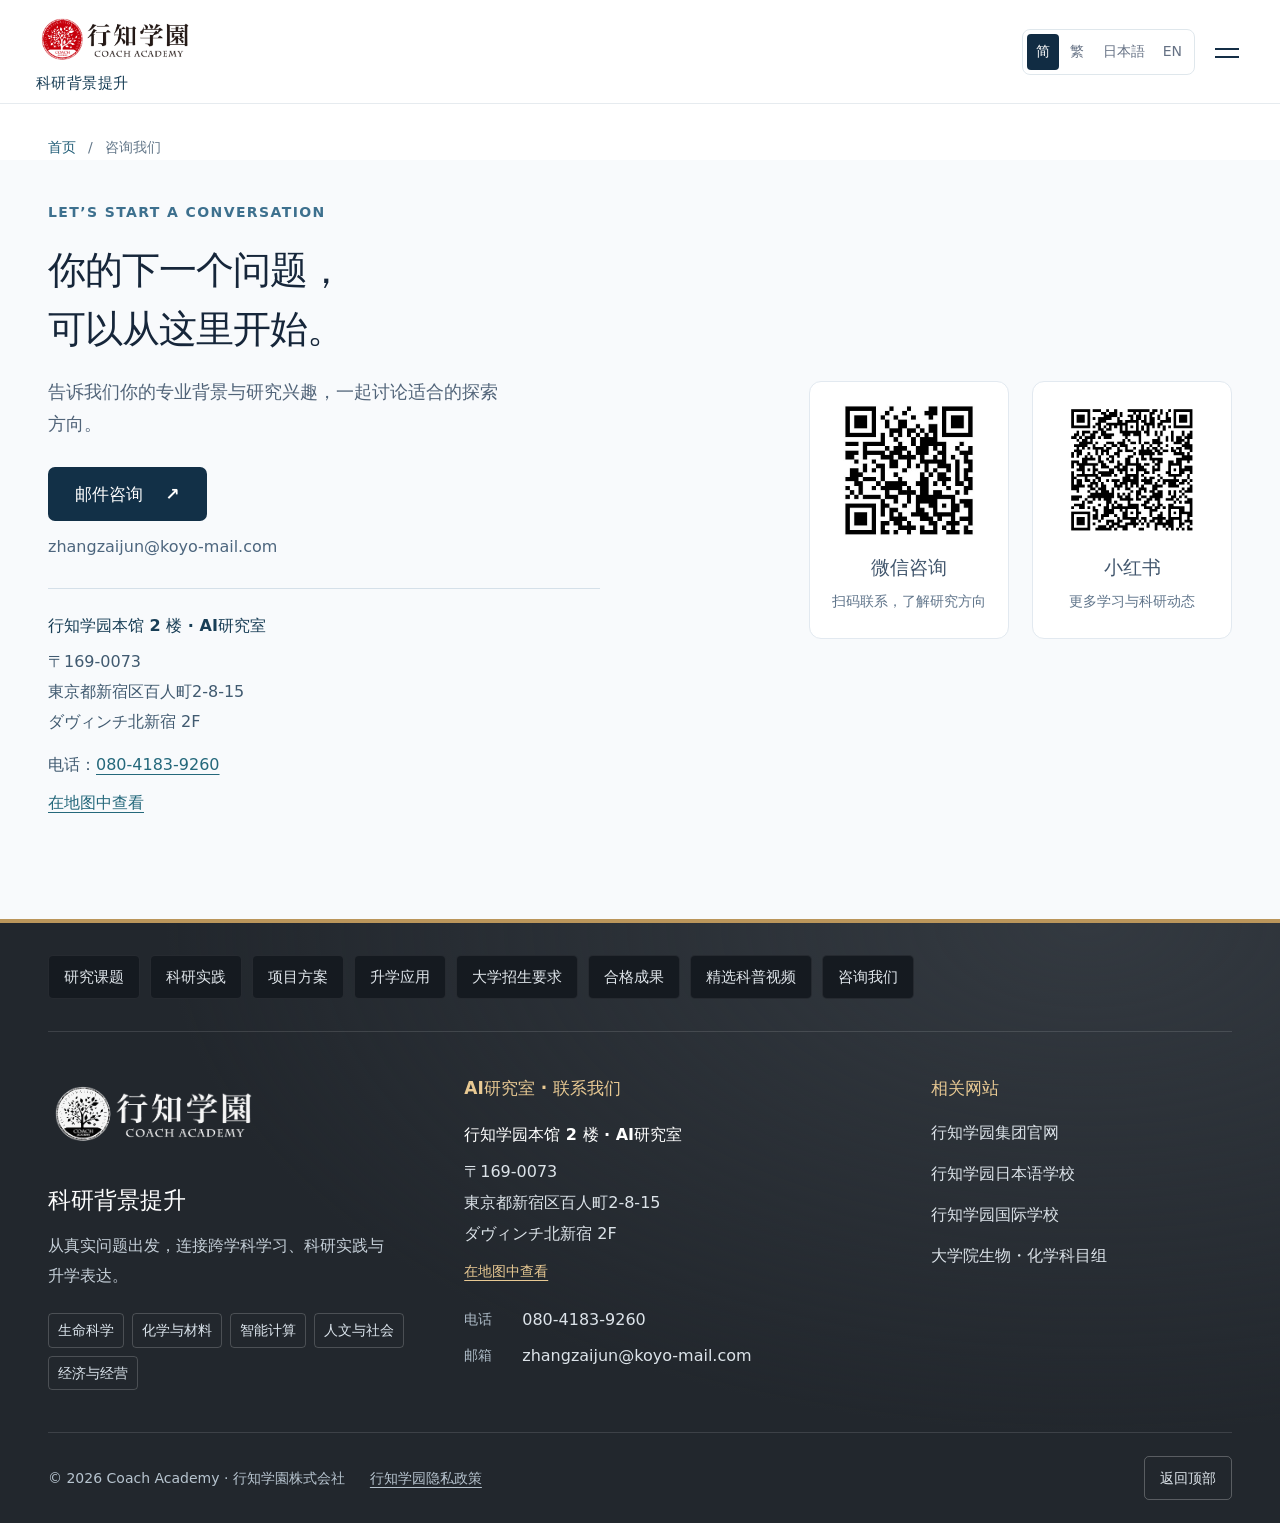
<file: contact.html>
<!doctype html>
<html lang="zh-CN">
<head>
  <meta charset="utf-8">
  <meta name="viewport" content="width=device-width, initial-scale=1">
  <meta name="theme-color" content="#091526">
  <meta name="description" content="行知学园（行知学園 Coach Academy）科研背景提升：面向日本学部与大学院升学，提供生命科学、化学、智能计算、人文社会与经济经营方向的科研实践，并汇总大学官方招生要求与合格成果。">
  <title>咨询我们｜行知学园科研背景提升</title>
  <link rel="canonical" href="https://ai-research.coach-ai-assist.com/contact.html">
  <meta property="og:type" content="website">
  <meta property="og:site_name" content="行知学园科研背景提升">
  <meta property="og:title" content="咨询我们｜行知学园科研背景提升">
  <meta property="og:description" content="面向日本学部与大学院升学的科研实践：研究方向、科研经历的申请用途、大学官方招生要求与合格成果。">
  <meta property="og:url" content="https://ai-research.coach-ai-assist.com/contact.html">
  <meta property="og:image" content="https://ai-research.coach-ai-assist.com/images/logo.png">
  <meta property="og:locale" content="zh_CN">
  <script type="application/ld+json">
  {"@context":"https://schema.org","@graph":[
    {"@type":"EducationalOrganization","@id":"https://coach-ac.co.jp/#organization","name":"行知学園","alternateName":["行知学园","Coach Academy"],"url":"https://coach-ac.co.jp/"},
    {"@type":"EducationalOrganization","@id":"https://www.coach-international.jp/#organization","name":"行知学园国际学校","alternateName":["行知国际学校"],"url":"https://www.coach-international.jp/","parentOrganization":{"@id":"https://coach-ac.co.jp/#organization"}},
    {"@type":"WebSite","@id":"https://ai-research.coach-ai-assist.com/#website","name":"行知学园科研背景提升","alternateName":["行知學園科研背景提升","行知学園 研究実践プログラム","Coach Academy Research Program"],"url":"https://ai-research.coach-ai-assist.com/","inLanguage":["zh-CN","zh-TW","ja","en"],"publisher":[{"@id":"https://coach-ac.co.jp/#organization"},{"@id":"https://www.coach-international.jp/#organization"}]}
  ]}
  </script>
  <link rel="icon" href="images/logo.png">
  <link rel="stylesheet" href="assets/site.css?v=20261127-zhao-lab">
  <link rel="stylesheet" href="assets/footer.css?v=20261128">
  <script src="assets/site.js?v=20261128-footer" defer></script>
</head>
<body data-page="contact" data-page-title="navContact">
<a class="skip-link" href="#main" data-i18n="skip">跳转到正文</a>
<header class="site-header">
  <div class="header-inner">
    <a class="brand" href="index.html" aria-label="行知学园 科研背景提升"><img src="images/logo.png" width="1011" height="367" alt="行知学园 Coach Academy"><span class="header-program" data-i18n="headerProgram">科研背景提升</span></a>
    <nav class="main-nav" id="main-nav" aria-label="主导航"><a href="topics.html" data-i18n="navTopics">研究方向</a>
<a href="practice.html" data-i18n="navPractice">科研实践</a>
<a href="programs.html" data-i18n="navPrograms">项目方案</a>
<a href="applications.html" data-i18n="navApplications">升学应用</a>
<a href="admissions.html" data-i18n="navAdmissions">招生要求</a>
<a href="honors.html" data-i18n="navHonors">合格成果</a>
<a href="contact.html" aria-current="page" class="active" data-i18n="navContact">咨询我们</a></nav>
    <div class="header-tools">
      <div class="language-switch" role="group" aria-label="Language">
        <button type="button" data-language="zh-CN" aria-pressed="true" lang="zh-CN">简</button><button type="button" data-language="zh-TW" aria-pressed="false" lang="zh-TW">繁</button><button type="button" data-language="ja" aria-pressed="false" lang="ja">日本語</button><button type="button" data-language="en" aria-pressed="false" lang="en">EN</button>
      </div>
      <button class="menu-toggle" type="button" aria-controls="main-nav" aria-expanded="false" aria-label="打开菜单"><span></span><span></span></button>
    </div>
  </div>
</header>
<main id="main">
<div class="container breadcrumbs"><a href="index.html" data-i18n="homeNav">首页</a><span aria-hidden="true">/</span><span data-i18n="navContact">咨询我们</span></div><section class="contact-section section-space" id="contact" aria-labelledby="contact-title">
    <div class="container contact-layout">
      <div class="contact-copy"><p class="eyebrow">LET’S START A CONVERSATION</p><h1 id="contact-title"><span data-i18n="contactLine1">你的下一个问题，</span><br><span data-i18n="contactLine2">可以从这里开始。</span></h1><p data-i18n="contactDescription">告诉我们你的专业背景与研究兴趣，一起讨论适合的探索方向。</p><a class="button button-dark" href="mailto:zhangzaijun@koyo-mail.com"><span data-i18n="emailUs">邮件咨询</span><span aria-hidden="true">↗</span></a><a class="email-address" href="mailto:zhangzaijun@koyo-mail.com">zhangzaijun@koyo-mail.com</a><div class="contact-lab"><address><span class="contact-lab-room" data-i18n="footerRoom">行知学园本馆 2 楼 · AI研究室</span><span lang="ja">〒169-0073<br>東京都新宿区百人町2-8-15<br>ダヴィンチ北新宿 2F</span></address><p><span data-i18n="footerPhone">电话</span>：<a href="tel:+818041839260">080-4183-9260</a></p><a href="https://www.google.com/maps/search/?api=1&amp;query=%E6%9D%B1%E4%BA%AC%E9%83%BD%E6%96%B0%E5%AE%BF%E5%8C%BA%E7%99%BE%E4%BA%BA%E7%94%BA2-8-15%20%E3%83%80%E3%83%B4%E3%82%A3%E3%83%B3%E3%83%81%E5%8C%97%E6%96%B0%E5%AE%BF" target="_blank" rel="noopener" data-i18n="footerMap">在地图中查看</a></div></div>
      <div class="contact-channels"><div class="qr-card"><img src="images/wechat_qr.jpg" width="200" height="200" loading="lazy" alt="微信咨询二维码"><span data-i18n="wechat">微信咨询</span><small data-i18n="wechatNote">扫码联系，了解研究方向</small></div><div class="qr-card"><img src="images/xiaohongshu_qr.jpg" width="200" height="200" loading="lazy" alt="小红书二维码"><span data-i18n="rednote">小红书</span><small data-i18n="rednoteNote">更多学习与科研动态</small></div></div>
    </div>
  </section>
</main>
<footer class="site-footer site-footer-expanded" id="site-footer">
  <div class="container">
    <h2 class="sr-only" id="footer-navigation-title" data-i18n="footerNavigation">网站导航</h2>
    <nav class="footer-navigation" aria-labelledby="footer-navigation-title">
      <a href="topics.html" data-i18n="navTopics">研究方向</a>
      <a href="practice.html" data-i18n="navPractice">科研实践</a>
      <a href="programs.html" data-i18n="navPrograms">项目方案</a>
      <a href="applications.html" data-i18n="navApplications">升学应用</a>
      <a href="admissions.html" data-i18n="navAdmissions">大学招生要求</a>
      <a href="honors.html" data-i18n="navHonors">合格成果</a>
      <a href="index.html#featured-videos" data-i18n="footerVideos">精选科普视频</a>
      <a href="contact.html" data-i18n="navContact">咨询我们</a>
    </nav>
    <div class="footer-details">
      <div class="footer-identity">
        <a class="footer-logo" href="index.html"><img src="images/logo.png" width="1011" height="367" alt="行知学园 Coach Academy" loading="lazy"></a>
        <p class="footer-program" data-i18n="footerProgram">科研背景提升</p>
        <p class="footer-summary" data-i18n="footerSummary">从真实问题出发，连接跨学科学习、科研实践与升学表达。</p>
        <div class="footer-keywords">
          <a href="topics.html?category=life#topics" data-i18n="artLife">生命科学</a>
          <a href="topics.html?category=materials#topics" data-i18n="artChemistry">化学与材料</a>
          <a href="topics.html?category=computing#topics" data-i18n="artAI">智能计算</a>
          <a href="topics.html?category=society#topics" data-i18n="artHumanities">人文与社会</a>
          <a href="topics.html?category=economics#topics" data-i18n="artBusiness">经济与经营</a>
        </div>
      </div>
      <section class="footer-contact" aria-labelledby="footer-contact-title">
        <h2 id="footer-contact-title" data-i18n="footerContactHeading">AI研究室 · 联系我们</h2>
        <address><span class="footer-room" data-i18n="footerRoom">行知学园本馆 2 楼 · AI研究室</span><span lang="ja">〒169-0073<br>東京都新宿区百人町2-8-15<br>ダヴィンチ北新宿 2F</span></address>
        <a class="footer-map" href="https://www.google.com/maps/search/?api=1&amp;query=%E6%9D%B1%E4%BA%AC%E9%83%BD%E6%96%B0%E5%AE%BF%E5%8C%BA%E7%99%BE%E4%BA%BA%E7%94%BA2-8-15%20%E3%83%80%E3%83%B4%E3%82%A3%E3%83%B3%E3%83%81%E5%8C%97%E6%96%B0%E5%AE%BF" target="_blank" rel="noopener" data-i18n="footerMap">在地图中查看</a>
        <dl>
          <div><dt data-i18n="footerPhone">电话</dt><dd><a href="tel:+818041839260">080-4183-9260</a></dd></div>
          <div><dt data-i18n="footerEmail">邮箱</dt><dd><a href="mailto:zhangzaijun@koyo-mail.com">zhangzaijun@koyo-mail.com</a></dd></div>
        </dl>
      </section>
      <section class="footer-related" aria-labelledby="footer-related-title">
        <h2 id="footer-related-title" data-i18n="footerRelatedHeading">相关网站</h2>
        <ul>
          <li><a href="https://coach-ac.co.jp/" target="_blank" rel="noopener" data-i18n="footerOfficial">行知学园集团官网</a></li>
          <li><a href="https://jp.coach-japanese.com/" target="_blank" rel="noopener" data-i18n="footerJapanese">行知学园日本语学校</a></li>
          <li><a href="https://www.coach-international.jp/jp" target="_blank" rel="noopener" data-i18n="footerInternational">行知学园国际学校</a></li>
          <li><a href="https://daigakuin.coach-ai-assist.com/" target="_blank" rel="noopener" data-i18n="footerGraduate">大学院生物・化学科目组</a></li>
        </ul>
      </section>
    </div>
    <div class="footer-bottom">
      <div class="footer-legal"><p>© <span id="copyright-year">2026</span> Coach Academy · 行知学園株式会社</p><a href="https://coach-ac.co.jp/privacy-policy" target="_blank" rel="noopener" data-i18n="footerPrivacy">行知学园隐私政策</a></div>
      <a class="footer-top-link" href="#main" data-i18n="backTop">返回顶部</a>
    </div>
  </div>
</footer>
</body>
</html>
</file>
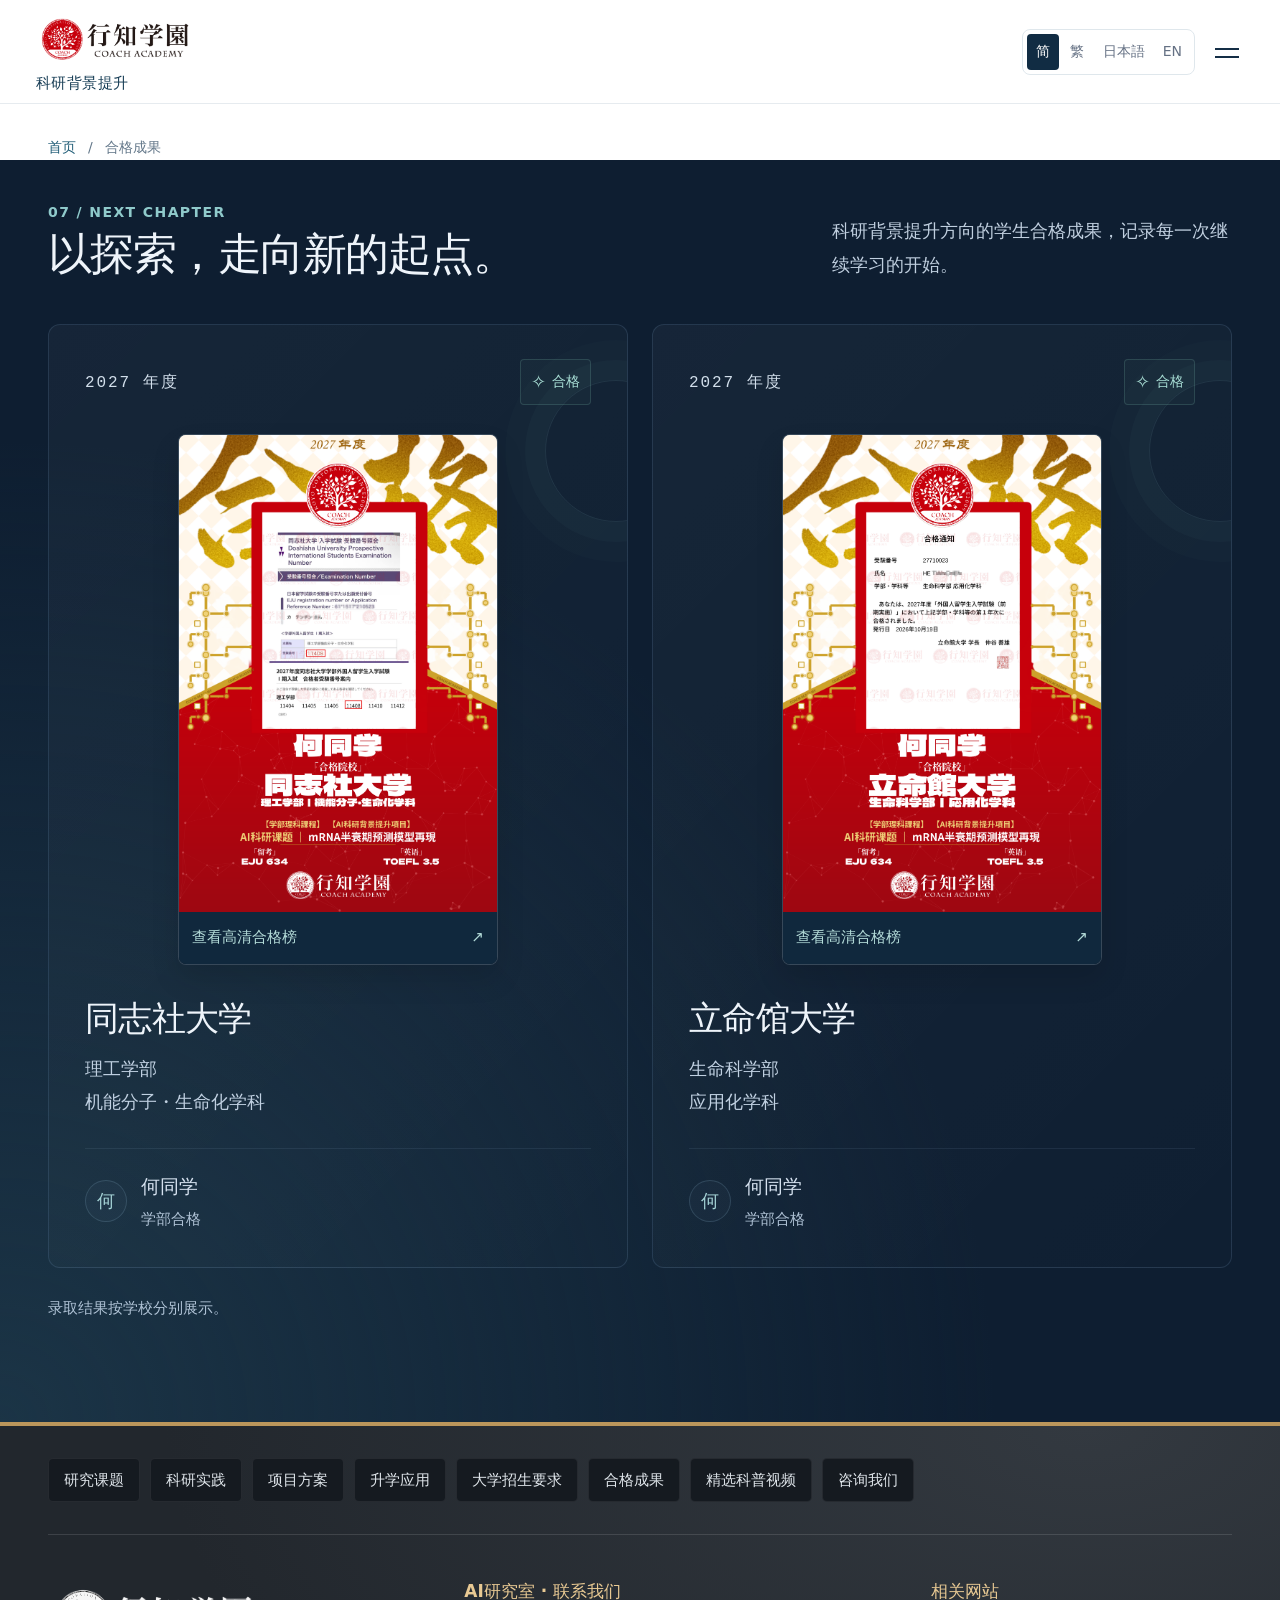
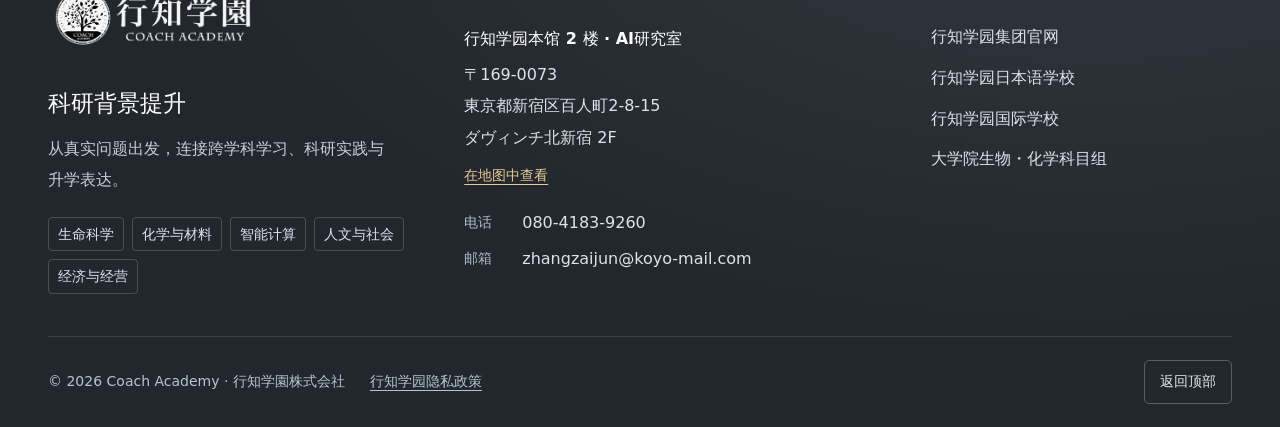
<file: honors.html>
<!doctype html>
<html lang="zh-CN">
<head>
  <meta charset="utf-8">
  <meta name="viewport" content="width=device-width, initial-scale=1">
  <meta name="theme-color" content="#091526">
  <meta name="description" content="行知学园（行知学園 Coach Academy）科研背景提升：面向日本学部与大学院升学，提供生命科学、化学、智能计算、人文社会与经济经营方向的科研实践，并汇总大学官方招生要求与合格成果。">
  <title>合格成果｜行知学园科研背景提升</title>
  <link rel="canonical" href="https://ai-research.coach-ai-assist.com/honors.html">
  <meta property="og:type" content="website">
  <meta property="og:site_name" content="行知学园科研背景提升">
  <meta property="og:title" content="合格成果｜行知学园科研背景提升">
  <meta property="og:description" content="面向日本学部与大学院升学的科研实践：研究方向、科研经历的申请用途、大学官方招生要求与合格成果。">
  <meta property="og:url" content="https://ai-research.coach-ai-assist.com/honors.html">
  <meta property="og:image" content="https://ai-research.coach-ai-assist.com/images/logo.png">
  <meta property="og:locale" content="zh_CN">
  <script type="application/ld+json">
  {"@context":"https://schema.org","@graph":[
    {"@type":"EducationalOrganization","@id":"https://coach-ac.co.jp/#organization","name":"行知学園","alternateName":["行知学园","Coach Academy"],"url":"https://coach-ac.co.jp/"},
    {"@type":"EducationalOrganization","@id":"https://www.coach-international.jp/#organization","name":"行知学园国际学校","alternateName":["行知国际学校"],"url":"https://www.coach-international.jp/","parentOrganization":{"@id":"https://coach-ac.co.jp/#organization"}},
    {"@type":"WebSite","@id":"https://ai-research.coach-ai-assist.com/#website","name":"行知学园科研背景提升","alternateName":["行知學園科研背景提升","行知学園 研究実践プログラム","Coach Academy Research Program"],"url":"https://ai-research.coach-ai-assist.com/","inLanguage":["zh-CN","zh-TW","ja","en"],"publisher":[{"@id":"https://coach-ac.co.jp/#organization"},{"@id":"https://www.coach-international.jp/#organization"}]}
  ]}
  </script>
  <link rel="icon" href="images/logo.png">
  <link rel="stylesheet" href="assets/site.css?v=20261127-zhao-lab">
  <link rel="stylesheet" href="assets/footer.css?v=20261128">
  <script src="assets/site.js?v=20261128-footer" defer></script>
</head>
<body data-page="honors" data-page-title="navHonors">
<a class="skip-link" href="#main" data-i18n="skip">跳转到正文</a>
<header class="site-header">
  <div class="header-inner">
    <a class="brand" href="index.html" aria-label="行知学园 科研背景提升"><img src="images/logo.png" width="1011" height="367" alt="行知学园 Coach Academy"><span class="header-program" data-i18n="headerProgram">科研背景提升</span></a>
    <nav class="main-nav" id="main-nav" aria-label="主导航"><a href="topics.html" data-i18n="navTopics">研究方向</a>
<a href="practice.html" data-i18n="navPractice">科研实践</a>
<a href="programs.html" data-i18n="navPrograms">项目方案</a>
<a href="applications.html" data-i18n="navApplications">升学应用</a>
<a href="admissions.html" data-i18n="navAdmissions">招生要求</a>
<a href="honors.html" aria-current="page" class="active" data-i18n="navHonors">合格成果</a>
<a href="contact.html" data-i18n="navContact">咨询我们</a></nav>
    <div class="header-tools">
      <div class="language-switch" role="group" aria-label="Language">
        <button type="button" data-language="zh-CN" aria-pressed="true" lang="zh-CN">简</button><button type="button" data-language="zh-TW" aria-pressed="false" lang="zh-TW">繁</button><button type="button" data-language="ja" aria-pressed="false" lang="ja">日本語</button><button type="button" data-language="en" aria-pressed="false" lang="en">EN</button>
      </div>
      <button class="menu-toggle" type="button" aria-controls="main-nav" aria-expanded="false" aria-label="打开菜单"><span></span><span></span></button>
    </div>
  </div>
</header>
<main id="main">
<div class="container breadcrumbs"><a href="index.html" data-i18n="homeNav">首页</a><span aria-hidden="true">/</span><span data-i18n="navHonors">合格成果</span></div><section class="honors-section section-space" id="honors" aria-labelledby="honors-title">
    <div class="container">
      <div class="section-heading"><div><p class="eyebrow light">07 / NEXT CHAPTER</p><h1 id="honors-title" data-i18n="honorsTitle">以探索，走向新的起点。</h1></div><p class="section-description" data-i18n="honorsDescription">科研背景提升方向的学生合格成果，记录每一次继续学习的开始。</p></div>
      <div id="honors-grid" class="honors-grid"><div class="honors-fallback"><p data-i18n="honorsFallback">查看行知学园的合格成果与学习故事。</p><a href="contact.html#contact" data-i18n="navContact">咨询我们</a></div></div>
      <div class="honors-bottom"><p data-i18n="honorsNote">录取结果按学校分别展示。</p></div>
    </div>
  </section>
</main>
<footer class="site-footer site-footer-expanded" id="site-footer">
  <div class="container">
    <h2 class="sr-only" id="footer-navigation-title" data-i18n="footerNavigation">网站导航</h2>
    <nav class="footer-navigation" aria-labelledby="footer-navigation-title">
      <a href="topics.html" data-i18n="navTopics">研究方向</a>
      <a href="practice.html" data-i18n="navPractice">科研实践</a>
      <a href="programs.html" data-i18n="navPrograms">项目方案</a>
      <a href="applications.html" data-i18n="navApplications">升学应用</a>
      <a href="admissions.html" data-i18n="navAdmissions">大学招生要求</a>
      <a href="honors.html" data-i18n="navHonors">合格成果</a>
      <a href="index.html#featured-videos" data-i18n="footerVideos">精选科普视频</a>
      <a href="contact.html" data-i18n="navContact">咨询我们</a>
    </nav>
    <div class="footer-details">
      <div class="footer-identity">
        <a class="footer-logo" href="index.html"><img src="images/logo.png" width="1011" height="367" alt="行知学园 Coach Academy" loading="lazy"></a>
        <p class="footer-program" data-i18n="footerProgram">科研背景提升</p>
        <p class="footer-summary" data-i18n="footerSummary">从真实问题出发，连接跨学科学习、科研实践与升学表达。</p>
        <div class="footer-keywords">
          <a href="topics.html?category=life#topics" data-i18n="artLife">生命科学</a>
          <a href="topics.html?category=materials#topics" data-i18n="artChemistry">化学与材料</a>
          <a href="topics.html?category=computing#topics" data-i18n="artAI">智能计算</a>
          <a href="topics.html?category=society#topics" data-i18n="artHumanities">人文与社会</a>
          <a href="topics.html?category=economics#topics" data-i18n="artBusiness">经济与经营</a>
        </div>
      </div>
      <section class="footer-contact" aria-labelledby="footer-contact-title">
        <h2 id="footer-contact-title" data-i18n="footerContactHeading">AI研究室 · 联系我们</h2>
        <address><span class="footer-room" data-i18n="footerRoom">行知学园本馆 2 楼 · AI研究室</span><span lang="ja">〒169-0073<br>東京都新宿区百人町2-8-15<br>ダヴィンチ北新宿 2F</span></address>
        <a class="footer-map" href="https://www.google.com/maps/search/?api=1&amp;query=%E6%9D%B1%E4%BA%AC%E9%83%BD%E6%96%B0%E5%AE%BF%E5%8C%BA%E7%99%BE%E4%BA%BA%E7%94%BA2-8-15%20%E3%83%80%E3%83%B4%E3%82%A3%E3%83%B3%E3%83%81%E5%8C%97%E6%96%B0%E5%AE%BF" target="_blank" rel="noopener" data-i18n="footerMap">在地图中查看</a>
        <dl>
          <div><dt data-i18n="footerPhone">电话</dt><dd><a href="tel:+818041839260">080-4183-9260</a></dd></div>
          <div><dt data-i18n="footerEmail">邮箱</dt><dd><a href="mailto:zhangzaijun@koyo-mail.com">zhangzaijun@koyo-mail.com</a></dd></div>
        </dl>
      </section>
      <section class="footer-related" aria-labelledby="footer-related-title">
        <h2 id="footer-related-title" data-i18n="footerRelatedHeading">相关网站</h2>
        <ul>
          <li><a href="https://coach-ac.co.jp/" target="_blank" rel="noopener" data-i18n="footerOfficial">行知学园集团官网</a></li>
          <li><a href="https://jp.coach-japanese.com/" target="_blank" rel="noopener" data-i18n="footerJapanese">行知学园日本语学校</a></li>
          <li><a href="https://www.coach-international.jp/jp" target="_blank" rel="noopener" data-i18n="footerInternational">行知学园国际学校</a></li>
          <li><a href="https://daigakuin.coach-ai-assist.com/" target="_blank" rel="noopener" data-i18n="footerGraduate">大学院生物・化学科目组</a></li>
        </ul>
      </section>
    </div>
    <div class="footer-bottom">
      <div class="footer-legal"><p>© <span id="copyright-year">2026</span> Coach Academy · 行知学園株式会社</p><a href="https://coach-ac.co.jp/privacy-policy" target="_blank" rel="noopener" data-i18n="footerPrivacy">行知学园隐私政策</a></div>
      <a class="footer-top-link" href="#main" data-i18n="backTop">返回顶部</a>
    </div>
  </div>
</footer>
</body>
</html>
</file>
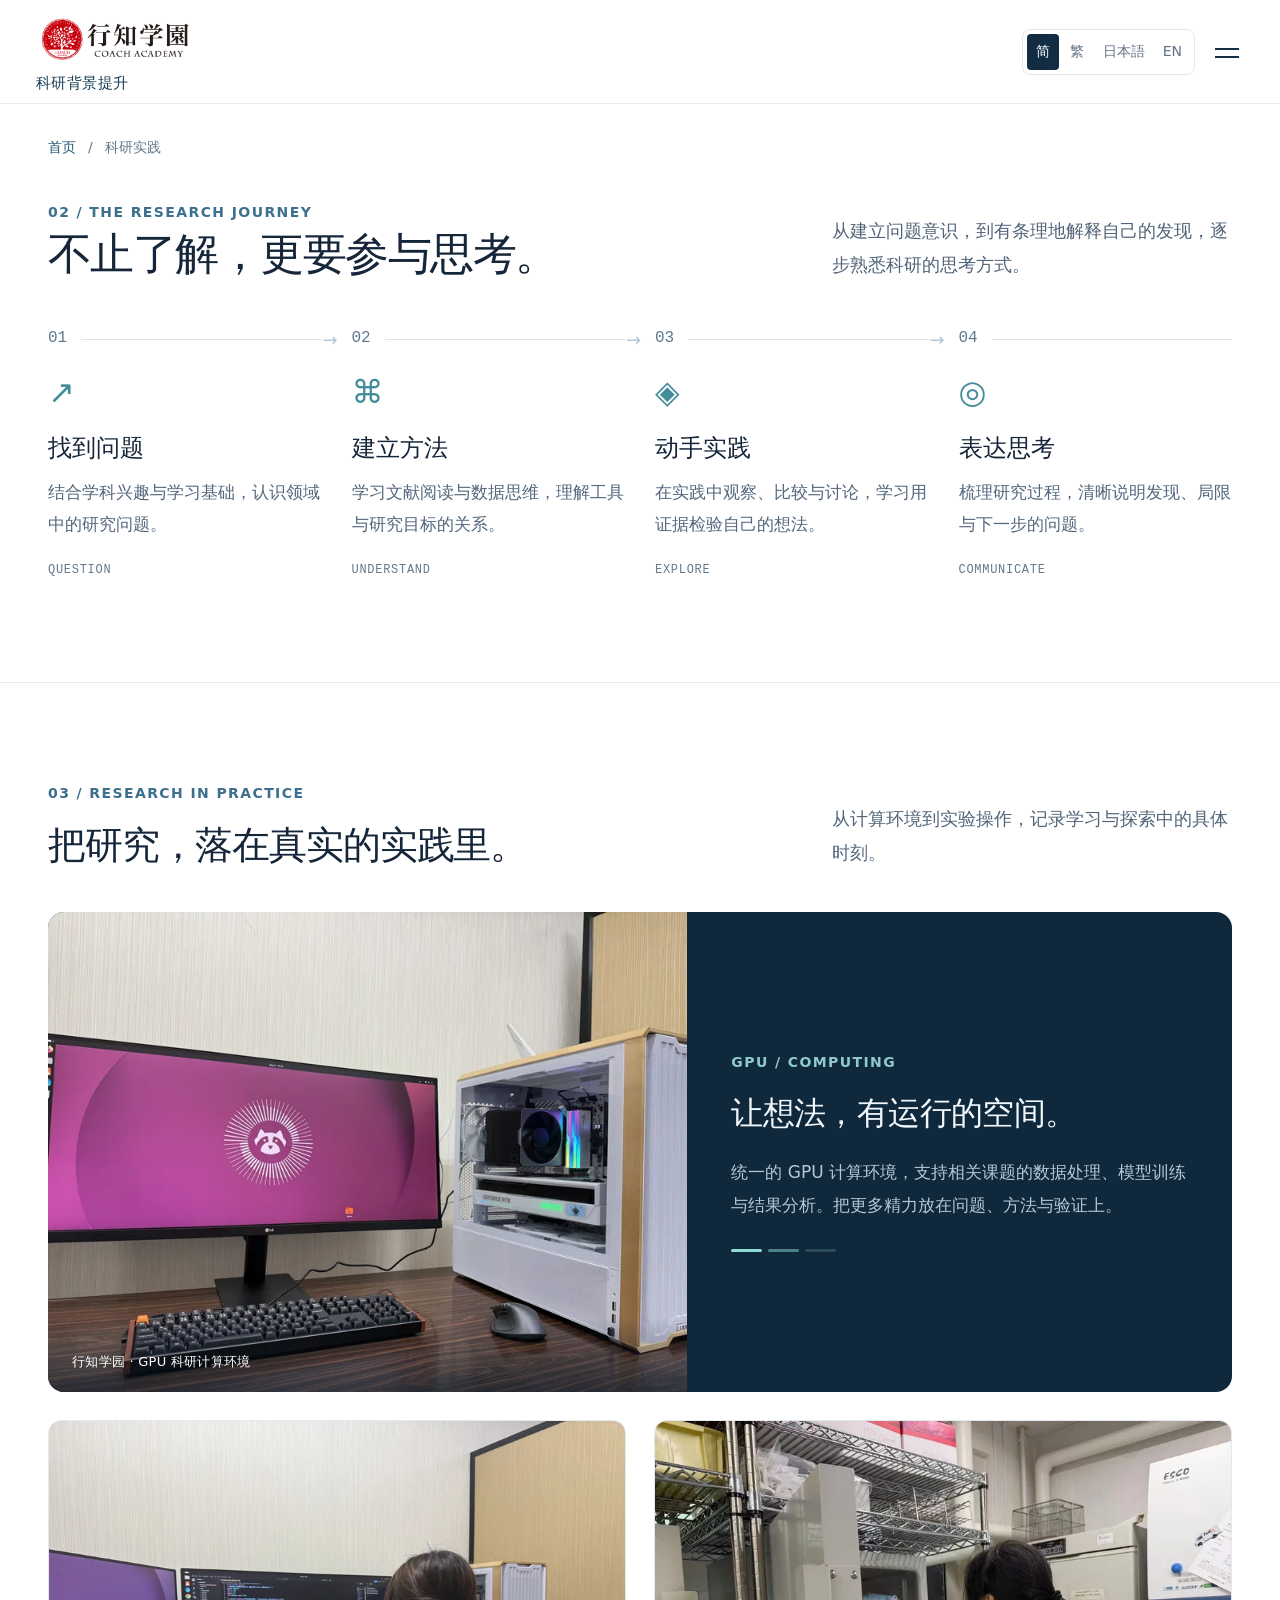
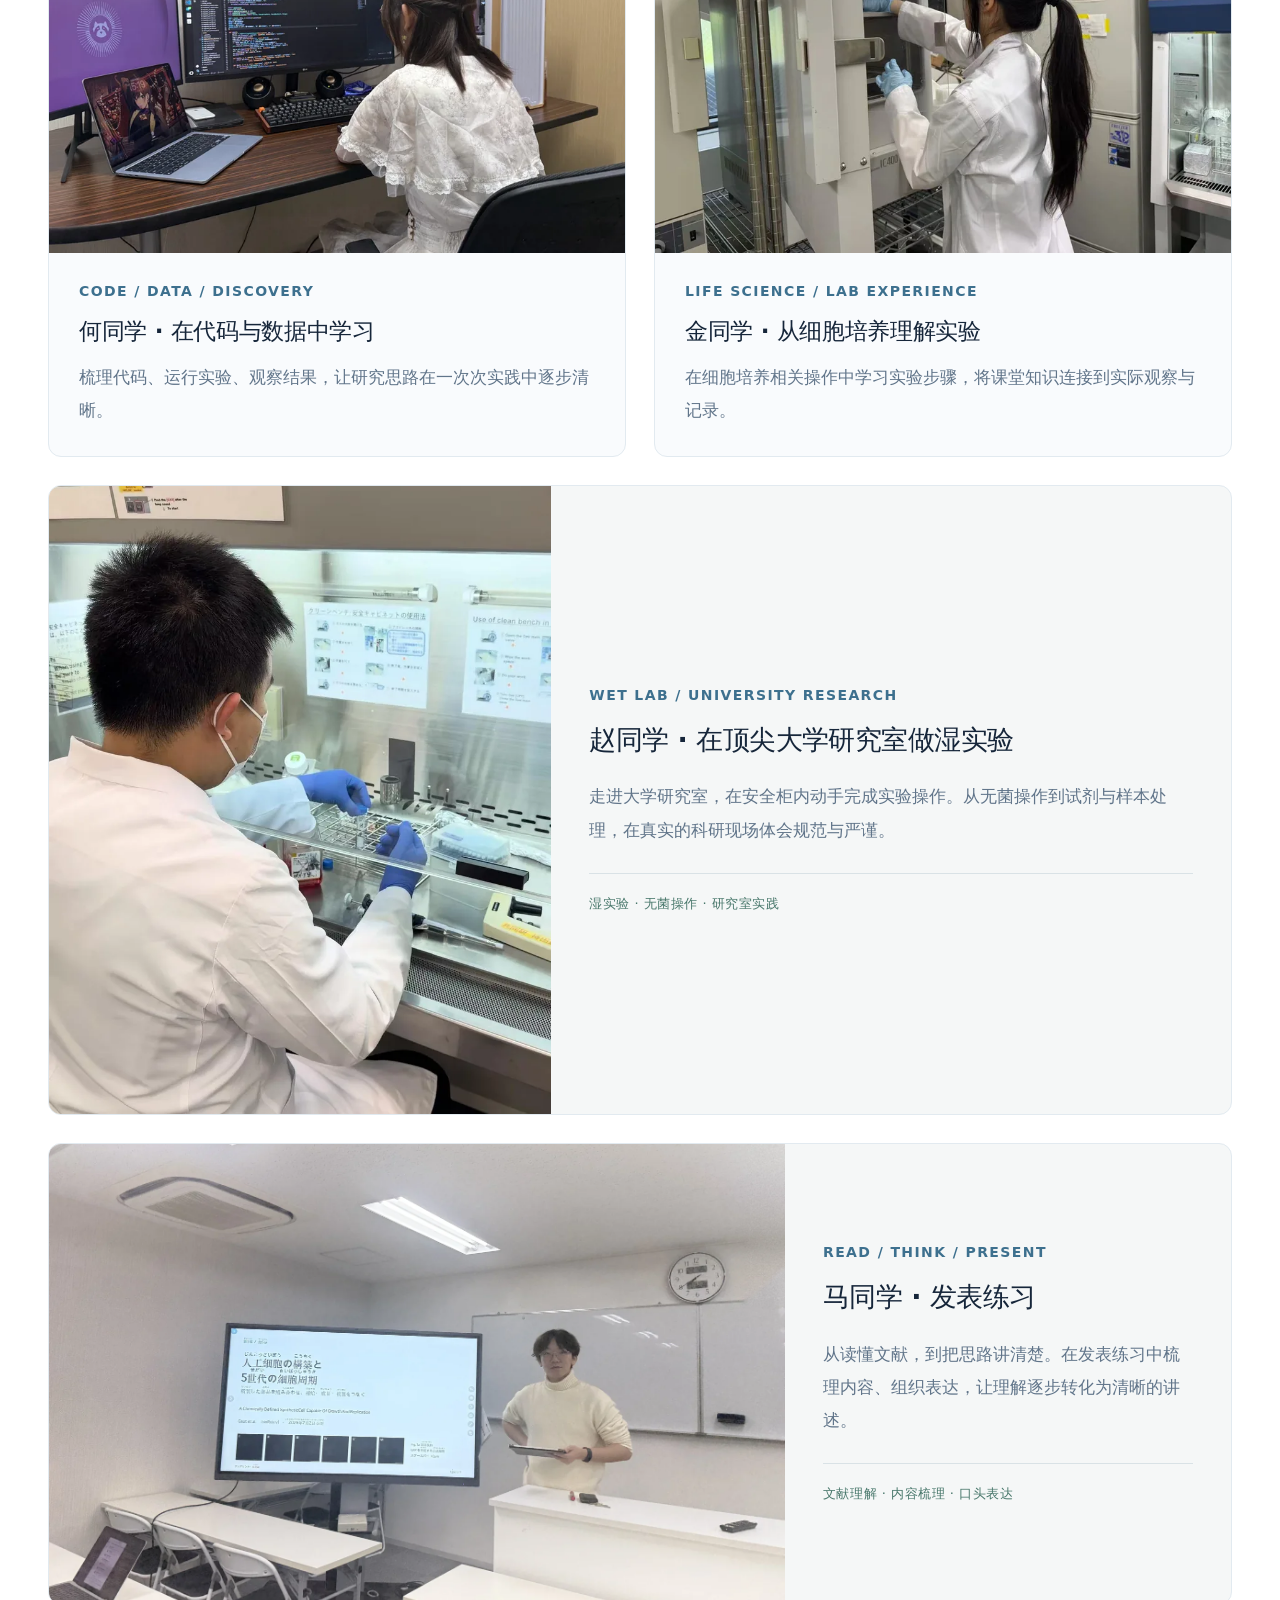
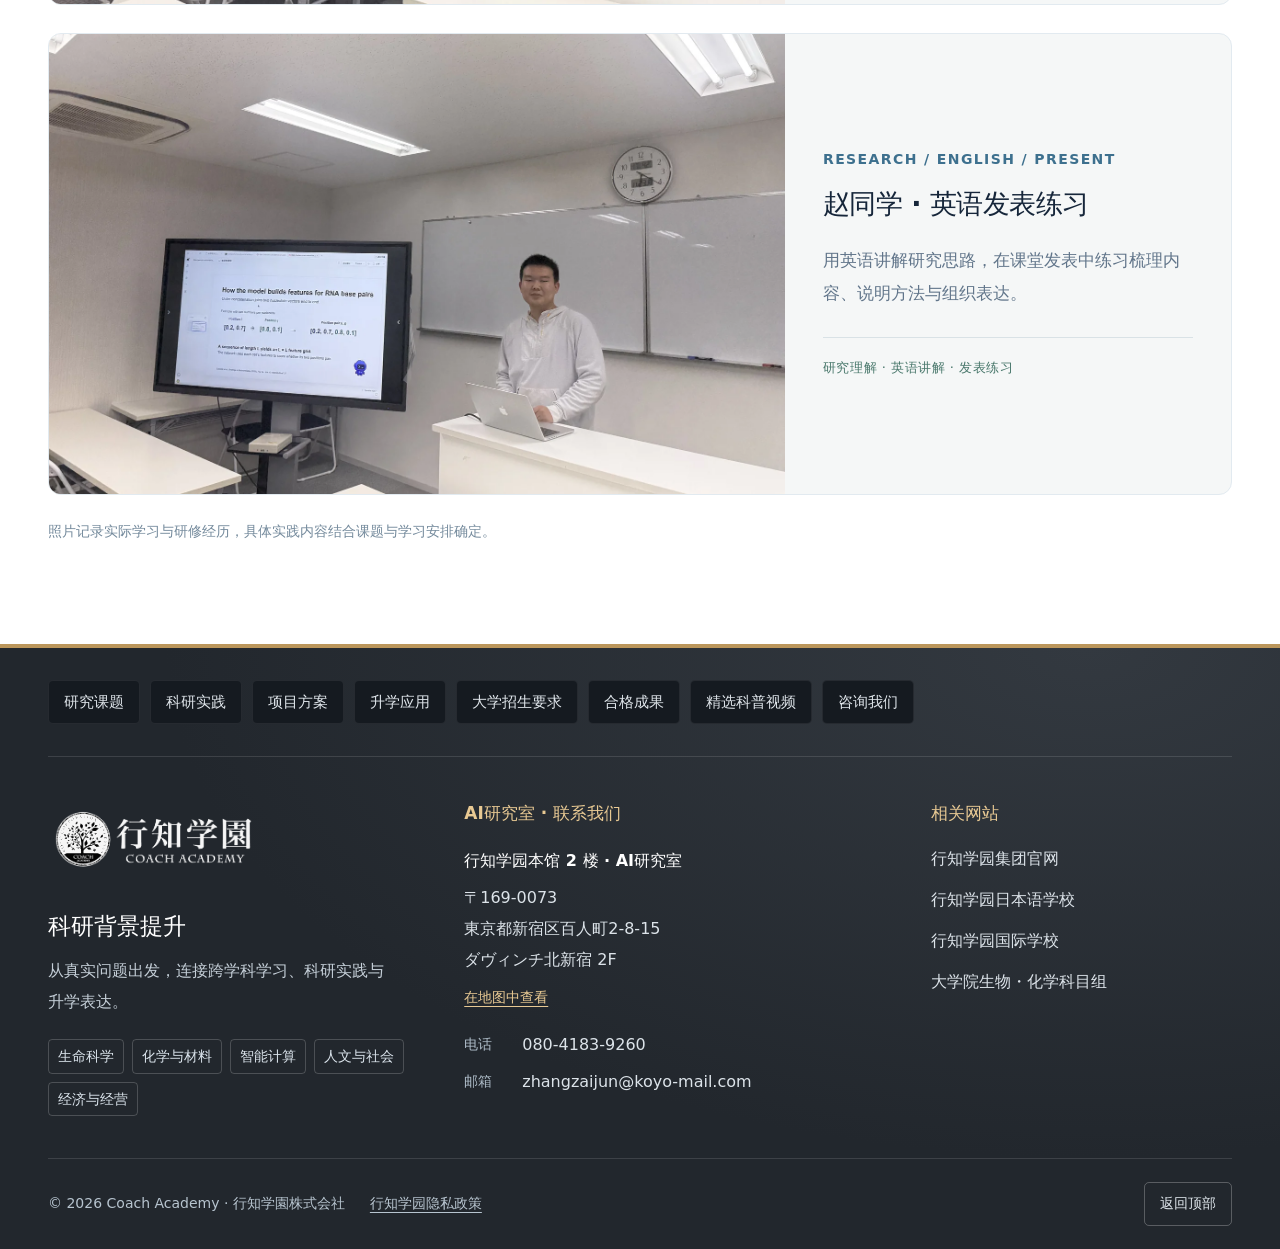
<file: practice.html>
<!doctype html>
<html lang="zh-CN">
<head>
  <meta charset="utf-8">
  <meta name="viewport" content="width=device-width, initial-scale=1">
  <meta name="theme-color" content="#091526">
  <meta name="description" content="行知学园（行知学園 Coach Academy）科研背景提升：面向日本学部与大学院升学，提供生命科学、化学、智能计算、人文社会与经济经营方向的科研实践，并汇总大学官方招生要求与合格成果。">
  <title>科研实践｜行知学园科研背景提升</title>
  <link rel="canonical" href="https://ai-research.coach-ai-assist.com/practice.html">
  <meta property="og:type" content="website">
  <meta property="og:site_name" content="行知学园科研背景提升">
  <meta property="og:title" content="科研实践｜行知学园科研背景提升">
  <meta property="og:description" content="面向日本学部与大学院升学的科研实践：研究方向、科研经历的申请用途、大学官方招生要求与合格成果。">
  <meta property="og:url" content="https://ai-research.coach-ai-assist.com/practice.html">
  <meta property="og:image" content="https://ai-research.coach-ai-assist.com/images/logo.png">
  <meta property="og:locale" content="zh_CN">
  <script type="application/ld+json">
  {"@context":"https://schema.org","@graph":[
    {"@type":"EducationalOrganization","@id":"https://coach-ac.co.jp/#organization","name":"行知学園","alternateName":["行知学园","Coach Academy"],"url":"https://coach-ac.co.jp/"},
    {"@type":"EducationalOrganization","@id":"https://www.coach-international.jp/#organization","name":"行知学园国际学校","alternateName":["行知国际学校"],"url":"https://www.coach-international.jp/","parentOrganization":{"@id":"https://coach-ac.co.jp/#organization"}},
    {"@type":"WebSite","@id":"https://ai-research.coach-ai-assist.com/#website","name":"行知学园科研背景提升","alternateName":["行知學園科研背景提升","行知学園 研究実践プログラム","Coach Academy Research Program"],"url":"https://ai-research.coach-ai-assist.com/","inLanguage":["zh-CN","zh-TW","ja","en"],"publisher":[{"@id":"https://coach-ac.co.jp/#organization"},{"@id":"https://www.coach-international.jp/#organization"}]}
  ]}
  </script>
  <link rel="icon" href="images/logo.png">
  <link rel="stylesheet" href="assets/site.css?v=20261127-zhao-lab">
  <link rel="stylesheet" href="assets/footer.css?v=20261128">
  <script src="assets/site.js?v=20261128-footer" defer></script>
</head>
<body data-page="practice" data-page-title="navPractice">
<a class="skip-link" href="#main" data-i18n="skip">跳转到正文</a>
<header class="site-header">
  <div class="header-inner">
    <a class="brand" href="index.html" aria-label="行知学园 科研背景提升"><img src="images/logo.png" width="1011" height="367" alt="行知学园 Coach Academy"><span class="header-program" data-i18n="headerProgram">科研背景提升</span></a>
    <nav class="main-nav" id="main-nav" aria-label="主导航"><a href="topics.html" data-i18n="navTopics">研究方向</a>
<a href="practice.html" aria-current="page" class="active" data-i18n="navPractice">科研实践</a>
<a href="programs.html" data-i18n="navPrograms">项目方案</a>
<a href="applications.html" data-i18n="navApplications">升学应用</a>
<a href="admissions.html" data-i18n="navAdmissions">招生要求</a>
<a href="honors.html" data-i18n="navHonors">合格成果</a>
<a href="contact.html" data-i18n="navContact">咨询我们</a></nav>
    <div class="header-tools">
      <div class="language-switch" role="group" aria-label="Language">
        <button type="button" data-language="zh-CN" aria-pressed="true" lang="zh-CN">简</button><button type="button" data-language="zh-TW" aria-pressed="false" lang="zh-TW">繁</button><button type="button" data-language="ja" aria-pressed="false" lang="ja">日本語</button><button type="button" data-language="en" aria-pressed="false" lang="en">EN</button>
      </div>
      <button class="menu-toggle" type="button" aria-controls="main-nav" aria-expanded="false" aria-label="打开菜单"><span></span><span></span></button>
    </div>
  </div>
</header>
<main id="main">
<div class="container breadcrumbs"><a href="index.html" data-i18n="homeNav">首页</a><span aria-hidden="true">/</span><span data-i18n="navPractice">科研实践</span></div><section class="pathway-section section-space" id="pathway" aria-labelledby="pathway-title">
    <div class="container">
      <div class="section-heading"><div><p class="eyebrow">02 / THE RESEARCH JOURNEY</p><h1 id="pathway-title" data-i18n="pathTitle">不止了解，更要参与思考。</h1></div><p class="section-description" data-i18n="pathDescription">从建立问题意识，到有条理地解释自己的发现，逐步熟悉科研的思考方式。</p></div>
      <div class="pathway-grid">
        <article class="path-card"><span class="path-number">01</span><div class="path-symbol" aria-hidden="true">↗</div><h3 data-i18n="path1Title">找到问题</h3><p data-i18n="path1Description">结合学科兴趣与学习基础，认识领域中的研究问题。</p><span class="path-label">QUESTION</span></article>
        <article class="path-card"><span class="path-number">02</span><div class="path-symbol" aria-hidden="true">⌘</div><h3 data-i18n="path2Title">建立方法</h3><p data-i18n="path2Description">学习文献阅读与数据思维，理解工具与研究目标的关系。</p><span class="path-label">UNDERSTAND</span></article>
        <article class="path-card"><span class="path-number">03</span><div class="path-symbol" aria-hidden="true">◈</div><h3 data-i18n="path3Title">动手实践</h3><p data-i18n="path3Description">在实践中观察、比较与讨论，学习用证据检验自己的想法。</p><span class="path-label">EXPLORE</span></article>
        <article class="path-card"><span class="path-number">04</span><div class="path-symbol" aria-hidden="true">◎</div><h3 data-i18n="path4Title">表达思考</h3><p data-i18n="path4Description">梳理研究过程，清晰说明发现、局限与下一步的问题。</p><span class="path-label">COMMUNICATE</span></article>
      </div>
    </div>
  </section>
<section class="practice-section section-space" id="practice" aria-labelledby="practice-title">
    <div class="container">
      <div class="section-heading"><div><p class="eyebrow">03 / RESEARCH IN PRACTICE</p><h2 id="practice-title" data-i18n="practiceTitle">把研究，落在真实的实践里。</h2></div><p class="section-description" data-i18n="practiceDescription">从计算环境到实验操作，记录学习与探索中的具体时刻。</p></div>
      <div class="compute-feature">
        <figure class="compute-photo"><img src="images/practice/server-workspace-1400.webp" srcset="images/practice/server-workspace-800.webp 800w, images/practice/server-workspace-1400.webp 1400w" sizes="(max-width: 800px) 100vw, 55vw" width="1400" height="1050" loading="lazy" decoding="async" alt="行知学园 GPU 科研服务器与计算工作台" data-i18n-alt="serverAlt"><figcaption><span data-i18n="serverCaption">行知学园 · GPU 科研计算环境</span></figcaption></figure>
        <div class="compute-copy"><p class="eyebrow light">GPU / COMPUTING</p><h3 data-i18n="serverTitle">让想法，有运行的空间。</h3><p data-i18n="serverDescription">统一的 GPU 计算环境，支持相关课题的数据处理、模型训练与结果分析。把更多精力放在问题、方法与验证上。</p><div class="compute-rule" aria-hidden="true"><span></span><span></span><span></span></div></div>
      </div>
      <div class="practice-stories">
        <figure class="practice-story"><img src="images/practice/he-learning-1400.webp" srcset="images/practice/he-learning-800.webp 800w, images/practice/he-learning-1400.webp 1400w" sizes="(max-width: 650px) 100vw, 50vw" width="1400" height="1050" loading="lazy" decoding="async" alt="何同学在电脑前学习与编写代码的背影" data-i18n-alt="heAlt"><figcaption><p class="eyebrow">CODE / DATA / DISCOVERY</p><h3 data-i18n="heTitle">何同学 · 在代码与数据中学习</h3><p data-i18n="heDescription">梳理代码、运行实验、观察结果，让研究思路在一次次实践中逐步清晰。</p></figcaption></figure>
        <figure class="practice-story"><img src="images/practice/jin-cell-culture-1400.webp" srcset="images/practice/jin-cell-culture-800.webp 800w, images/practice/jin-cell-culture-1400.webp 1400w" sizes="(max-width: 650px) 100vw, 50vw" width="1400" height="1050" loading="lazy" decoding="async" alt="金同学在湿实验研修中将细胞培养相关材料放入培养箱" data-i18n-alt="jinAlt"><figcaption><p class="eyebrow">LIFE SCIENCE / LAB EXPERIENCE</p><h3 data-i18n="jinTitle">金同学 · 从细胞培养理解实验</h3><p data-i18n="jinDescription">在细胞培养相关操作中学习实验步骤，将课堂知识连接到实际观察与记录。</p></figcaption></figure>
      </div>
      <figure class="presentation-feature lab-feature" id="wet-lab-practice">
        <div class="presentation-photo"><img src="images/practice/zhao-wet-lab-1279.webp" srcset="images/practice/zhao-wet-lab-800.webp 800w, images/practice/zhao-wet-lab-1279.webp 1279w" sizes="(max-width: 800px) 100vw, 45vw" width="1279" height="1599" loading="lazy" decoding="async" alt="赵同学在大学研究室的安全柜内进行湿实验操作" data-i18n-alt="zhaoLabAlt"></div>
        <figcaption><p class="eyebrow">WET LAB / UNIVERSITY RESEARCH</p><h3 data-i18n="zhaoLabTitle">赵同学 · 在顶尖大学研究室做湿实验</h3><p data-i18n="zhaoLabDescription">走进大学研究室，在安全柜内动手完成实验操作。从无菌操作到试剂与样本处理，在真实的科研现场体会规范与严谨。</p><span class="presentation-label" data-i18n="zhaoLabLabel">湿实验 · 无菌操作 · 研究室实践</span></figcaption>
      </figure>
      <figure class="presentation-feature" id="presentation-practice">
        <div class="presentation-photo"><img src="images/practice/ma-presentation-1600.webp?v=20261127-nolight" srcset="images/practice/ma-presentation-800.webp?v=20261127-nolight 800w, images/practice/ma-presentation-1600.webp?v=20261127-nolight 1600w" sizes="(max-width: 800px) 100vw, 65vw" width="1600" height="1200" loading="lazy" decoding="async" alt="马同学在教室屏幕旁进行发表练习" data-i18n-alt="maAlt"></div>
        <figcaption><p class="eyebrow">READ / THINK / PRESENT</p><h3 data-i18n="maTitle">马同学 · 发表练习</h3><p data-i18n="maDescription">从读懂文献，到把思路讲清楚。在发表练习中梳理内容、组织表达，让理解逐步转化为清晰的讲述。</p><span class="presentation-label" data-i18n="maLabel">文献理解 · 内容梳理 · 口头表达</span></figcaption>
      </figure>
      <figure class="presentation-feature" id="english-presentation-practice">
        <div class="presentation-photo"><img src="images/practice/zhao-english-presentation-1600.webp" srcset="images/practice/zhao-english-presentation-800.webp 800w, images/practice/zhao-english-presentation-1600.webp 1600w" sizes="(max-width: 800px) 100vw, 65vw" width="1600" height="1200" loading="lazy" decoding="async" alt="赵同学在教室屏幕旁进行英语发表练习" data-i18n-alt="zhaoAlt"></div>
        <figcaption><p class="eyebrow">RESEARCH / ENGLISH / PRESENT</p><h3 data-i18n="zhaoTitle">赵同学 · 英语发表练习</h3><p data-i18n="zhaoDescription">用英语讲解研究思路，在课堂发表中练习梳理内容、说明方法与组织表达。</p><span class="presentation-label" data-i18n="zhaoLabel">研究理解 · 英语讲解 · 发表练习</span></figcaption>
      </figure>
      <p class="practice-note" data-i18n="practiceNote">照片记录实际学习与研修经历，具体实践内容结合课题与学习安排确定。</p>
    </div>
  </section>
</main>
<footer class="site-footer site-footer-expanded" id="site-footer">
  <div class="container">
    <h2 class="sr-only" id="footer-navigation-title" data-i18n="footerNavigation">网站导航</h2>
    <nav class="footer-navigation" aria-labelledby="footer-navigation-title">
      <a href="topics.html" data-i18n="navTopics">研究方向</a>
      <a href="practice.html" data-i18n="navPractice">科研实践</a>
      <a href="programs.html" data-i18n="navPrograms">项目方案</a>
      <a href="applications.html" data-i18n="navApplications">升学应用</a>
      <a href="admissions.html" data-i18n="navAdmissions">大学招生要求</a>
      <a href="honors.html" data-i18n="navHonors">合格成果</a>
      <a href="index.html#featured-videos" data-i18n="footerVideos">精选科普视频</a>
      <a href="contact.html" data-i18n="navContact">咨询我们</a>
    </nav>
    <div class="footer-details">
      <div class="footer-identity">
        <a class="footer-logo" href="index.html"><img src="images/logo.png" width="1011" height="367" alt="行知学园 Coach Academy" loading="lazy"></a>
        <p class="footer-program" data-i18n="footerProgram">科研背景提升</p>
        <p class="footer-summary" data-i18n="footerSummary">从真实问题出发，连接跨学科学习、科研实践与升学表达。</p>
        <div class="footer-keywords">
          <a href="topics.html?category=life#topics" data-i18n="artLife">生命科学</a>
          <a href="topics.html?category=materials#topics" data-i18n="artChemistry">化学与材料</a>
          <a href="topics.html?category=computing#topics" data-i18n="artAI">智能计算</a>
          <a href="topics.html?category=society#topics" data-i18n="artHumanities">人文与社会</a>
          <a href="topics.html?category=economics#topics" data-i18n="artBusiness">经济与经营</a>
        </div>
      </div>
      <section class="footer-contact" aria-labelledby="footer-contact-title">
        <h2 id="footer-contact-title" data-i18n="footerContactHeading">AI研究室 · 联系我们</h2>
        <address><span class="footer-room" data-i18n="footerRoom">行知学园本馆 2 楼 · AI研究室</span><span lang="ja">〒169-0073<br>東京都新宿区百人町2-8-15<br>ダヴィンチ北新宿 2F</span></address>
        <a class="footer-map" href="https://www.google.com/maps/search/?api=1&amp;query=%E6%9D%B1%E4%BA%AC%E9%83%BD%E6%96%B0%E5%AE%BF%E5%8C%BA%E7%99%BE%E4%BA%BA%E7%94%BA2-8-15%20%E3%83%80%E3%83%B4%E3%82%A3%E3%83%B3%E3%83%81%E5%8C%97%E6%96%B0%E5%AE%BF" target="_blank" rel="noopener" data-i18n="footerMap">在地图中查看</a>
        <dl>
          <div><dt data-i18n="footerPhone">电话</dt><dd><a href="tel:+818041839260">080-4183-9260</a></dd></div>
          <div><dt data-i18n="footerEmail">邮箱</dt><dd><a href="mailto:zhangzaijun@koyo-mail.com">zhangzaijun@koyo-mail.com</a></dd></div>
        </dl>
      </section>
      <section class="footer-related" aria-labelledby="footer-related-title">
        <h2 id="footer-related-title" data-i18n="footerRelatedHeading">相关网站</h2>
        <ul>
          <li><a href="https://coach-ac.co.jp/" target="_blank" rel="noopener" data-i18n="footerOfficial">行知学园集团官网</a></li>
          <li><a href="https://jp.coach-japanese.com/" target="_blank" rel="noopener" data-i18n="footerJapanese">行知学园日本语学校</a></li>
          <li><a href="https://www.coach-international.jp/jp" target="_blank" rel="noopener" data-i18n="footerInternational">行知学园国际学校</a></li>
          <li><a href="https://daigakuin.coach-ai-assist.com/" target="_blank" rel="noopener" data-i18n="footerGraduate">大学院生物・化学科目组</a></li>
        </ul>
      </section>
    </div>
    <div class="footer-bottom">
      <div class="footer-legal"><p>© <span id="copyright-year">2026</span> Coach Academy · 行知学園株式会社</p><a href="https://coach-ac.co.jp/privacy-policy" target="_blank" rel="noopener" data-i18n="footerPrivacy">行知学园隐私政策</a></div>
      <a class="footer-top-link" href="#main" data-i18n="backTop">返回顶部</a>
    </div>
  </div>
</footer>
</body>
</html>
</file>
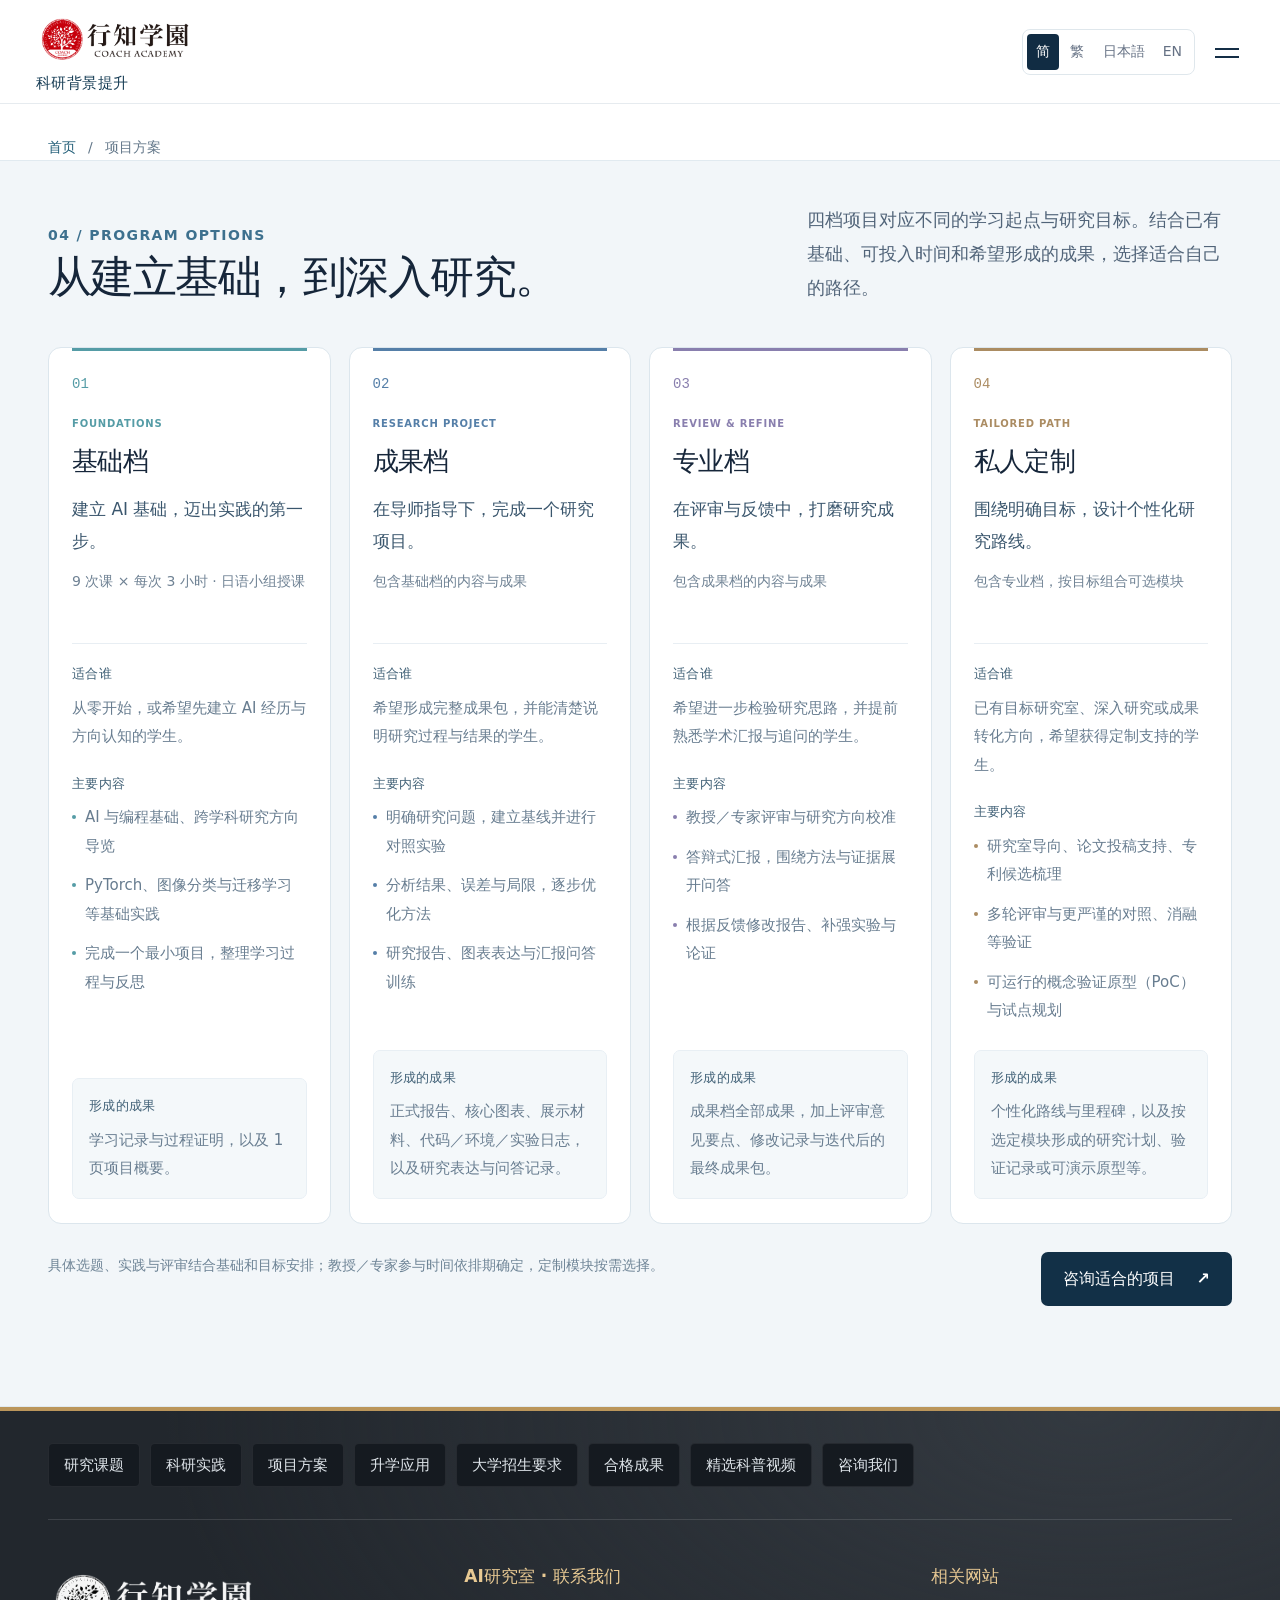
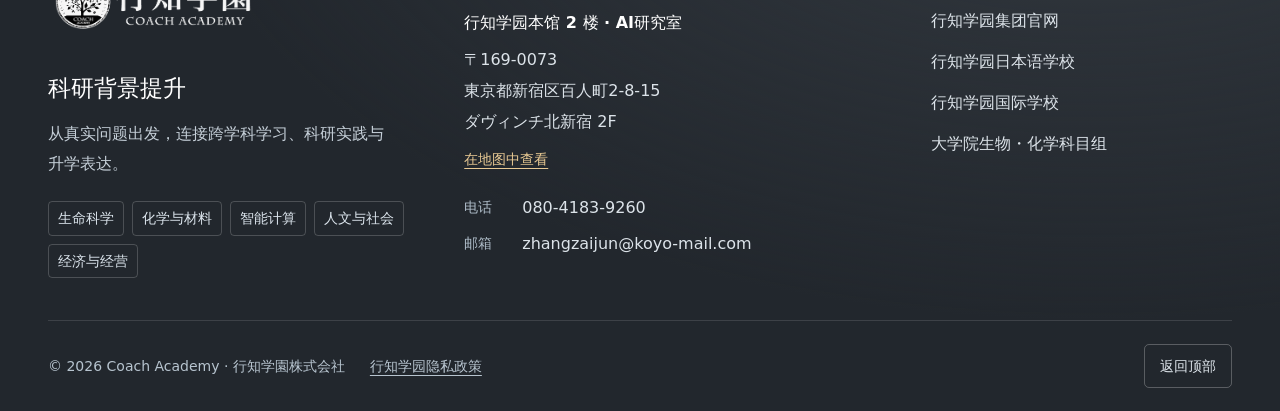
<file: programs.html>
<!doctype html>
<html lang="zh-CN">
<head>
  <meta charset="utf-8">
  <meta name="viewport" content="width=device-width, initial-scale=1">
  <meta name="theme-color" content="#091526">
  <meta name="description" content="行知学园（行知学園 Coach Academy）科研背景提升：面向日本学部与大学院升学，提供生命科学、化学、智能计算、人文社会与经济经营方向的科研实践，并汇总大学官方招生要求与合格成果。">
  <title>项目方案｜行知学园科研背景提升</title>
  <link rel="canonical" href="https://ai-research.coach-ai-assist.com/programs.html">
  <meta property="og:type" content="website">
  <meta property="og:site_name" content="行知学园科研背景提升">
  <meta property="og:title" content="项目方案｜行知学园科研背景提升">
  <meta property="og:description" content="面向日本学部与大学院升学的科研实践：研究方向、科研经历的申请用途、大学官方招生要求与合格成果。">
  <meta property="og:url" content="https://ai-research.coach-ai-assist.com/programs.html">
  <meta property="og:image" content="https://ai-research.coach-ai-assist.com/images/logo.png">
  <meta property="og:locale" content="zh_CN">
  <script type="application/ld+json">
  {"@context":"https://schema.org","@graph":[
    {"@type":"EducationalOrganization","@id":"https://coach-ac.co.jp/#organization","name":"行知学園","alternateName":["行知学园","Coach Academy"],"url":"https://coach-ac.co.jp/"},
    {"@type":"EducationalOrganization","@id":"https://www.coach-international.jp/#organization","name":"行知学园国际学校","alternateName":["行知国际学校"],"url":"https://www.coach-international.jp/","parentOrganization":{"@id":"https://coach-ac.co.jp/#organization"}},
    {"@type":"WebSite","@id":"https://ai-research.coach-ai-assist.com/#website","name":"行知学园科研背景提升","alternateName":["行知學園科研背景提升","行知学園 研究実践プログラム","Coach Academy Research Program"],"url":"https://ai-research.coach-ai-assist.com/","inLanguage":["zh-CN","zh-TW","ja","en"],"publisher":[{"@id":"https://coach-ac.co.jp/#organization"},{"@id":"https://www.coach-international.jp/#organization"}]}
  ]}
  </script>
  <link rel="icon" href="images/logo.png">
  <link rel="stylesheet" href="assets/site.css?v=20261127-zhao-lab">
  <link rel="stylesheet" href="assets/footer.css?v=20261128">
  <script src="assets/site.js?v=20261128-footer" defer></script>
</head>
<body data-page="programs" data-page-title="navPrograms">
<a class="skip-link" href="#main" data-i18n="skip">跳转到正文</a>
<header class="site-header">
  <div class="header-inner">
    <a class="brand" href="index.html" aria-label="行知学园 科研背景提升"><img src="images/logo.png" width="1011" height="367" alt="行知学园 Coach Academy"><span class="header-program" data-i18n="headerProgram">科研背景提升</span></a>
    <nav class="main-nav" id="main-nav" aria-label="主导航"><a href="topics.html" data-i18n="navTopics">研究方向</a>
<a href="practice.html" data-i18n="navPractice">科研实践</a>
<a href="programs.html" aria-current="page" class="active" data-i18n="navPrograms">项目方案</a>
<a href="applications.html" data-i18n="navApplications">升学应用</a>
<a href="admissions.html" data-i18n="navAdmissions">招生要求</a>
<a href="honors.html" data-i18n="navHonors">合格成果</a>
<a href="contact.html" data-i18n="navContact">咨询我们</a></nav>
    <div class="header-tools">
      <div class="language-switch" role="group" aria-label="Language">
        <button type="button" data-language="zh-CN" aria-pressed="true" lang="zh-CN">简</button><button type="button" data-language="zh-TW" aria-pressed="false" lang="zh-TW">繁</button><button type="button" data-language="ja" aria-pressed="false" lang="ja">日本語</button><button type="button" data-language="en" aria-pressed="false" lang="en">EN</button>
      </div>
      <button class="menu-toggle" type="button" aria-controls="main-nav" aria-expanded="false" aria-label="打开菜单"><span></span><span></span></button>
    </div>
  </div>
</header>
<main id="main">
<div class="container breadcrumbs"><a href="index.html" data-i18n="homeNav">首页</a><span aria-hidden="true">/</span><span data-i18n="navPrograms">项目方案</span></div><section class="programs-section section-space" id="programs" aria-labelledby="programs-title">
    <div class="container">
      <div class="section-heading"><div><p class="eyebrow">04 / PROGRAM OPTIONS</p><h1 id="programs-title" data-i18n="programsTitle">从建立基础，到深入研究。</h1></div><p class="section-description" data-i18n="programsDescription">四档项目对应不同的学习起点与研究目标。结合已有基础、可投入时间和希望形成的成果，选择适合自己的路径。</p></div>
      <div class="programs-grid">
        <article class="program-card program-1">
          <div class="program-top"><span class="program-number">01</span></div>
          <p class="program-label">FOUNDATIONS</p><h3 data-i18n="plan1Name">基础档</h3><p class="program-lead" data-i18n="plan1Lead">建立 AI 基础，迈出实践的第一步。</p><p class="program-inherit" data-i18n="plan1Inherit">9 次课 × 每次 3 小时 · 日语小组授课</p>
          <div class="program-audience"><h4 data-i18n="programAudience">适合谁</h4><p data-i18n="plan1Audience">从零开始，或希望先建立 AI 经历与方向认知的学生。</p></div>
          <div class="program-content"><h4 data-i18n="programContent">主要内容</h4><ul><li data-i18n="plan1Point1">AI 与编程基础、跨学科研究方向导览</li><li data-i18n="plan1Point2">PyTorch、图像分类与迁移学习等基础实践</li><li data-i18n="plan1Point3">完成一个最小项目，整理学习过程与反思</li></ul></div>
          <div class="program-outcome"><h4 data-i18n="programOutcome">形成的成果</h4><p data-i18n="plan1Outcome">学习记录与过程证明，以及 1 页项目概要。</p></div>
        </article>
        <article class="program-card program-2">
          <div class="program-top"><span class="program-number">02</span></div>
          <p class="program-label">RESEARCH PROJECT</p><h3 data-i18n="plan2Name">成果档</h3><p class="program-lead" data-i18n="plan2Lead">在导师指导下，完成一个研究项目。</p><p class="program-inherit" data-i18n="plan2Inherit">包含基础档的内容与成果</p>
          <div class="program-audience"><h4 data-i18n="programAudience">适合谁</h4><p data-i18n="plan2Audience">希望形成完整成果包，并能清楚说明研究过程与结果的学生。</p></div>
          <div class="program-content"><h4 data-i18n="programContent">主要内容</h4><ul><li data-i18n="plan2Point1">明确研究问题，建立基线并进行对照实验</li><li data-i18n="plan2Point2">分析结果、误差与局限，逐步优化方法</li><li data-i18n="plan2Point3">研究报告、图表表达与汇报问答训练</li></ul></div>
          <div class="program-outcome"><h4 data-i18n="programOutcome">形成的成果</h4><p data-i18n="plan2Outcome">正式报告、核心图表、展示材料、代码／环境／实验日志，以及研究表达与问答记录。</p></div>
        </article>
        <article class="program-card program-3">
          <div class="program-top"><span class="program-number">03</span></div>
          <p class="program-label">REVIEW &amp; REFINE</p><h3 data-i18n="plan3Name">专业档</h3><p class="program-lead" data-i18n="plan3Lead">在评审与反馈中，打磨研究成果。</p><p class="program-inherit" data-i18n="plan3Inherit">包含成果档的内容与成果</p>
          <div class="program-audience"><h4 data-i18n="programAudience">适合谁</h4><p data-i18n="plan3Audience">希望进一步检验研究思路，并提前熟悉学术汇报与追问的学生。</p></div>
          <div class="program-content"><h4 data-i18n="programContent">主要内容</h4><ul><li data-i18n="plan3Point1">教授／专家评审与研究方向校准</li><li data-i18n="plan3Point2">答辩式汇报，围绕方法与证据展开问答</li><li data-i18n="plan3Point3">根据反馈修改报告、补强实验与论证</li></ul></div>
          <div class="program-outcome"><h4 data-i18n="programOutcome">形成的成果</h4><p data-i18n="plan3Outcome">成果档全部成果，加上评审意见要点、修改记录与迭代后的最终成果包。</p></div>
        </article>
        <article class="program-card program-4">
          <div class="program-top"><span class="program-number">04</span></div>
          <p class="program-label">TAILORED PATH</p><h3 data-i18n="plan4Name">私人定制</h3><p class="program-lead" data-i18n="plan4Lead">围绕明确目标，设计个性化研究路线。</p><p class="program-inherit" data-i18n="plan4Inherit">包含专业档，按目标组合可选模块</p>
          <div class="program-audience"><h4 data-i18n="programAudience">适合谁</h4><p data-i18n="plan4Audience">已有目标研究室、深入研究或成果转化方向，希望获得定制支持的学生。</p></div>
          <div class="program-content"><h4 data-i18n="programContent">主要内容</h4><ul><li data-i18n="plan4Point1">研究室导向、论文投稿支持、专利候选梳理</li><li data-i18n="plan4Point2">多轮评审与更严谨的对照、消融等验证</li><li data-i18n="plan4Point3">可运行的概念验证原型（PoC）与试点规划</li></ul></div>
          <div class="program-outcome"><h4 data-i18n="programOutcome">形成的成果</h4><p data-i18n="plan4Outcome">个性化路线与里程碑，以及按选定模块形成的研究计划、验证记录或可演示原型等。</p></div>
        </article>
      </div>
      <div class="programs-bottom"><p data-i18n="programNote">具体选题、实践与评审结合基础和目标安排；教授／专家参与时间依排期确定，定制模块按需选择。</p><a class="button button-dark" href="contact.html#contact"><span data-i18n="programCta">咨询适合的项目</span><span aria-hidden="true">↗</span></a></div>
    </div>
  </section>
</main>
<footer class="site-footer site-footer-expanded" id="site-footer">
  <div class="container">
    <h2 class="sr-only" id="footer-navigation-title" data-i18n="footerNavigation">网站导航</h2>
    <nav class="footer-navigation" aria-labelledby="footer-navigation-title">
      <a href="topics.html" data-i18n="navTopics">研究方向</a>
      <a href="practice.html" data-i18n="navPractice">科研实践</a>
      <a href="programs.html" data-i18n="navPrograms">项目方案</a>
      <a href="applications.html" data-i18n="navApplications">升学应用</a>
      <a href="admissions.html" data-i18n="navAdmissions">大学招生要求</a>
      <a href="honors.html" data-i18n="navHonors">合格成果</a>
      <a href="index.html#featured-videos" data-i18n="footerVideos">精选科普视频</a>
      <a href="contact.html" data-i18n="navContact">咨询我们</a>
    </nav>
    <div class="footer-details">
      <div class="footer-identity">
        <a class="footer-logo" href="index.html"><img src="images/logo.png" width="1011" height="367" alt="行知学园 Coach Academy" loading="lazy"></a>
        <p class="footer-program" data-i18n="footerProgram">科研背景提升</p>
        <p class="footer-summary" data-i18n="footerSummary">从真实问题出发，连接跨学科学习、科研实践与升学表达。</p>
        <div class="footer-keywords">
          <a href="topics.html?category=life#topics" data-i18n="artLife">生命科学</a>
          <a href="topics.html?category=materials#topics" data-i18n="artChemistry">化学与材料</a>
          <a href="topics.html?category=computing#topics" data-i18n="artAI">智能计算</a>
          <a href="topics.html?category=society#topics" data-i18n="artHumanities">人文与社会</a>
          <a href="topics.html?category=economics#topics" data-i18n="artBusiness">经济与经营</a>
        </div>
      </div>
      <section class="footer-contact" aria-labelledby="footer-contact-title">
        <h2 id="footer-contact-title" data-i18n="footerContactHeading">AI研究室 · 联系我们</h2>
        <address><span class="footer-room" data-i18n="footerRoom">行知学园本馆 2 楼 · AI研究室</span><span lang="ja">〒169-0073<br>東京都新宿区百人町2-8-15<br>ダヴィンチ北新宿 2F</span></address>
        <a class="footer-map" href="https://www.google.com/maps/search/?api=1&amp;query=%E6%9D%B1%E4%BA%AC%E9%83%BD%E6%96%B0%E5%AE%BF%E5%8C%BA%E7%99%BE%E4%BA%BA%E7%94%BA2-8-15%20%E3%83%80%E3%83%B4%E3%82%A3%E3%83%B3%E3%83%81%E5%8C%97%E6%96%B0%E5%AE%BF" target="_blank" rel="noopener" data-i18n="footerMap">在地图中查看</a>
        <dl>
          <div><dt data-i18n="footerPhone">电话</dt><dd><a href="tel:+818041839260">080-4183-9260</a></dd></div>
          <div><dt data-i18n="footerEmail">邮箱</dt><dd><a href="mailto:zhangzaijun@koyo-mail.com">zhangzaijun@koyo-mail.com</a></dd></div>
        </dl>
      </section>
      <section class="footer-related" aria-labelledby="footer-related-title">
        <h2 id="footer-related-title" data-i18n="footerRelatedHeading">相关网站</h2>
        <ul>
          <li><a href="https://coach-ac.co.jp/" target="_blank" rel="noopener" data-i18n="footerOfficial">行知学园集团官网</a></li>
          <li><a href="https://jp.coach-japanese.com/" target="_blank" rel="noopener" data-i18n="footerJapanese">行知学园日本语学校</a></li>
          <li><a href="https://www.coach-international.jp/jp" target="_blank" rel="noopener" data-i18n="footerInternational">行知学园国际学校</a></li>
          <li><a href="https://daigakuin.coach-ai-assist.com/" target="_blank" rel="noopener" data-i18n="footerGraduate">大学院生物・化学科目组</a></li>
        </ul>
      </section>
    </div>
    <div class="footer-bottom">
      <div class="footer-legal"><p>© <span id="copyright-year">2026</span> Coach Academy · 行知学園株式会社</p><a href="https://coach-ac.co.jp/privacy-policy" target="_blank" rel="noopener" data-i18n="footerPrivacy">行知学园隐私政策</a></div>
      <a class="footer-top-link" href="#main" data-i18n="backTop">返回顶部</a>
    </div>
  </div>
</footer>
</body>
</html>
</file>
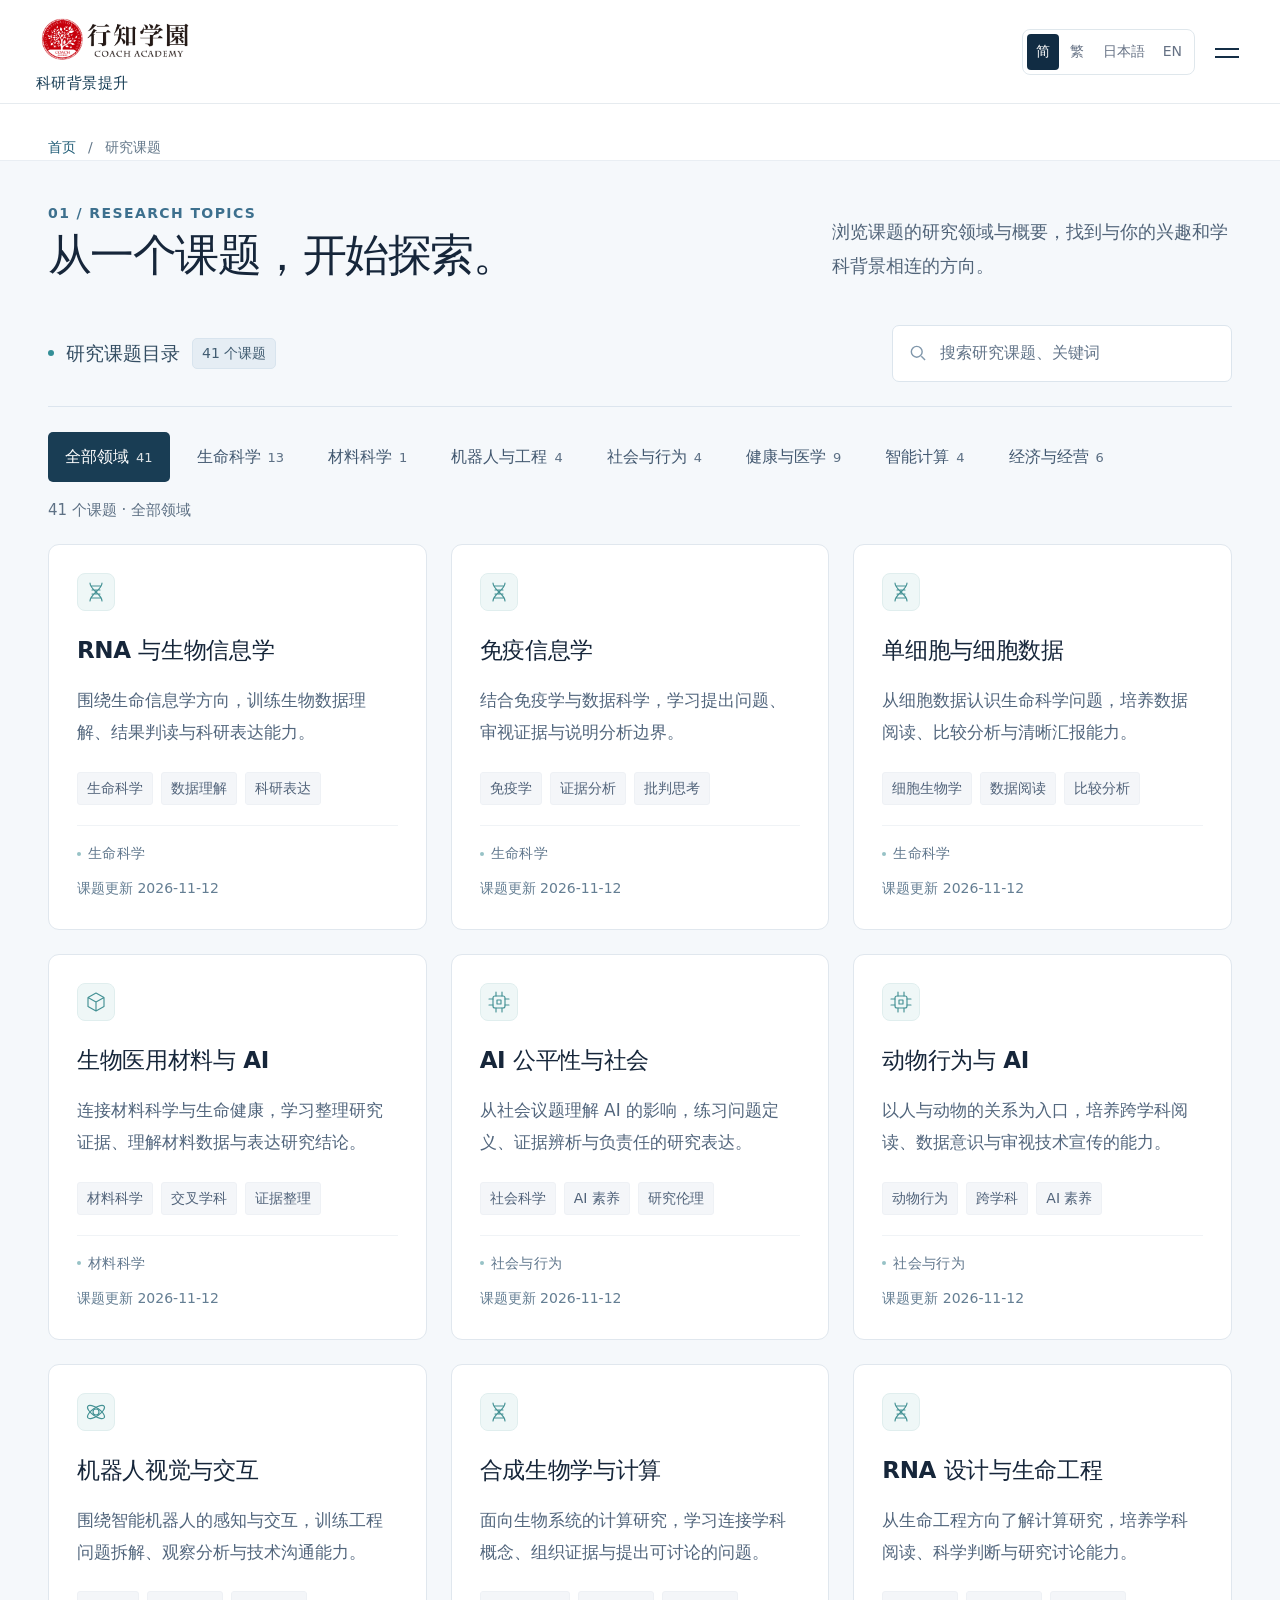
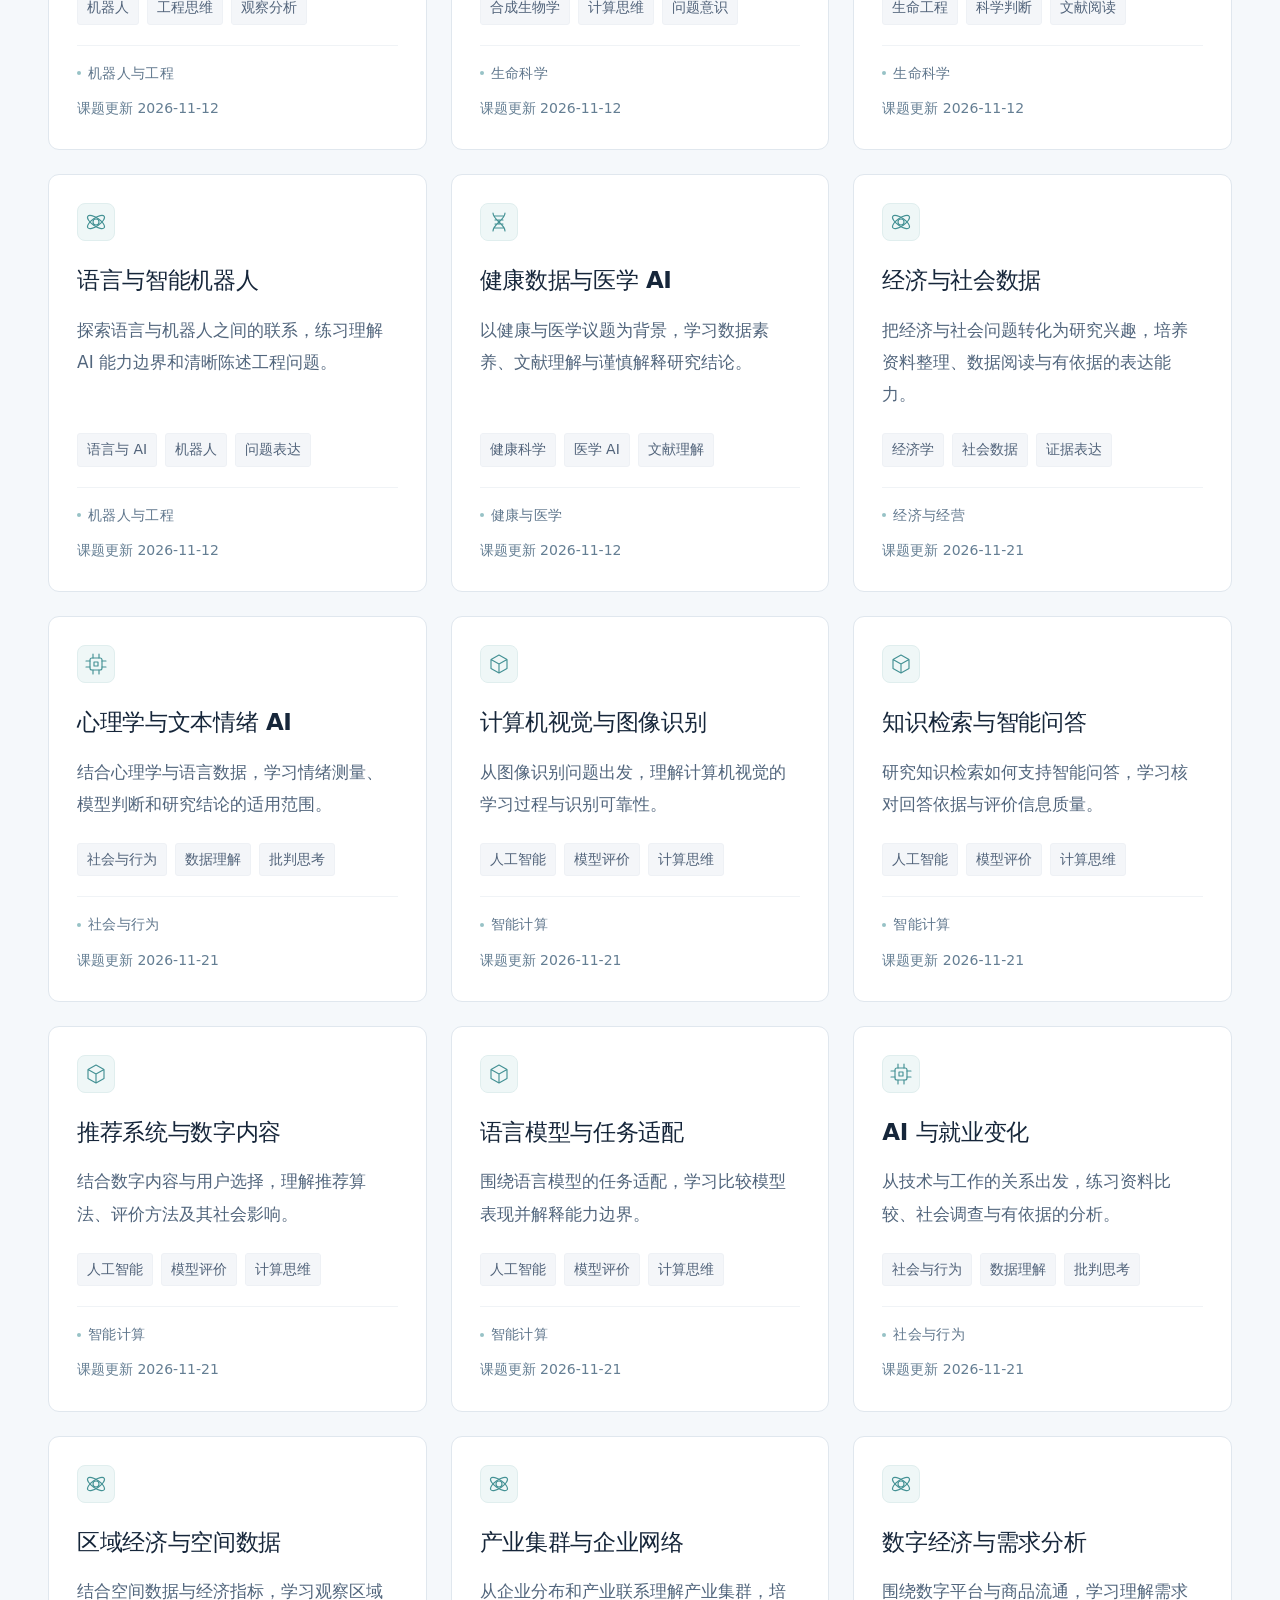
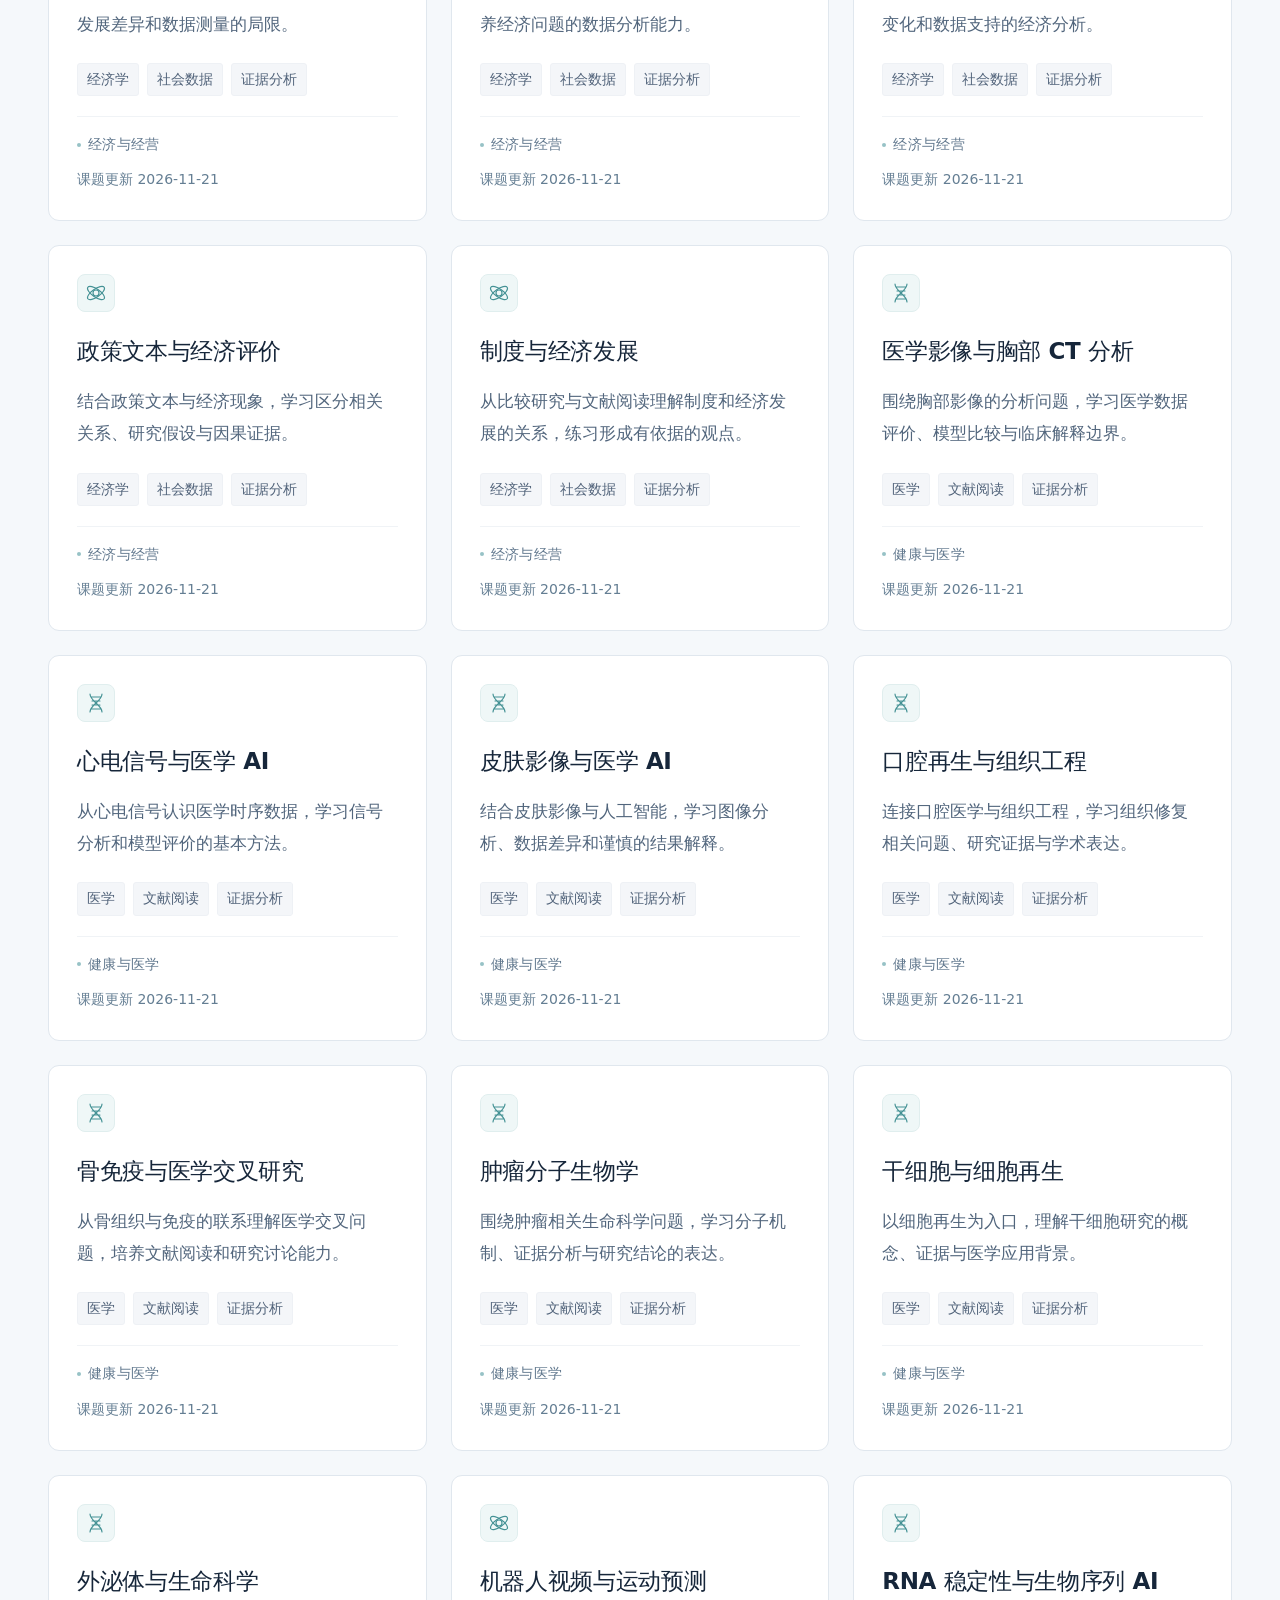
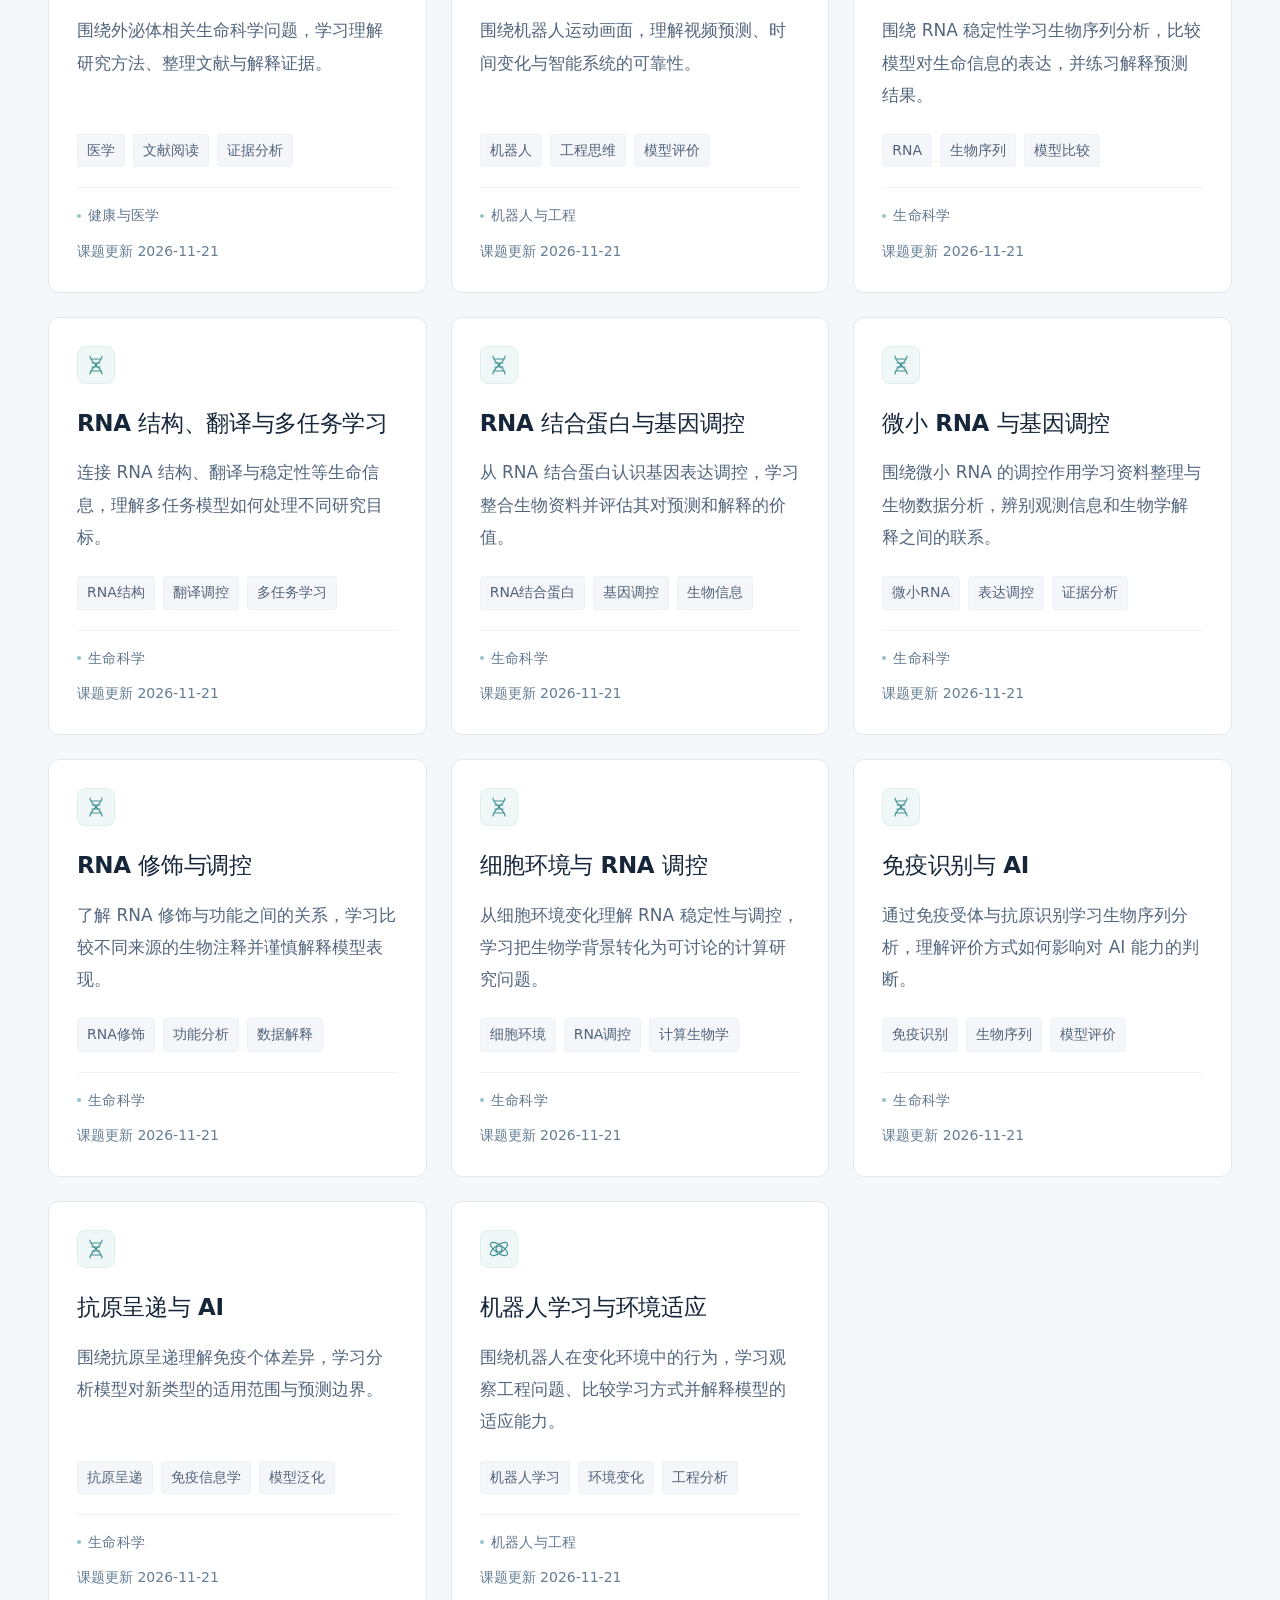
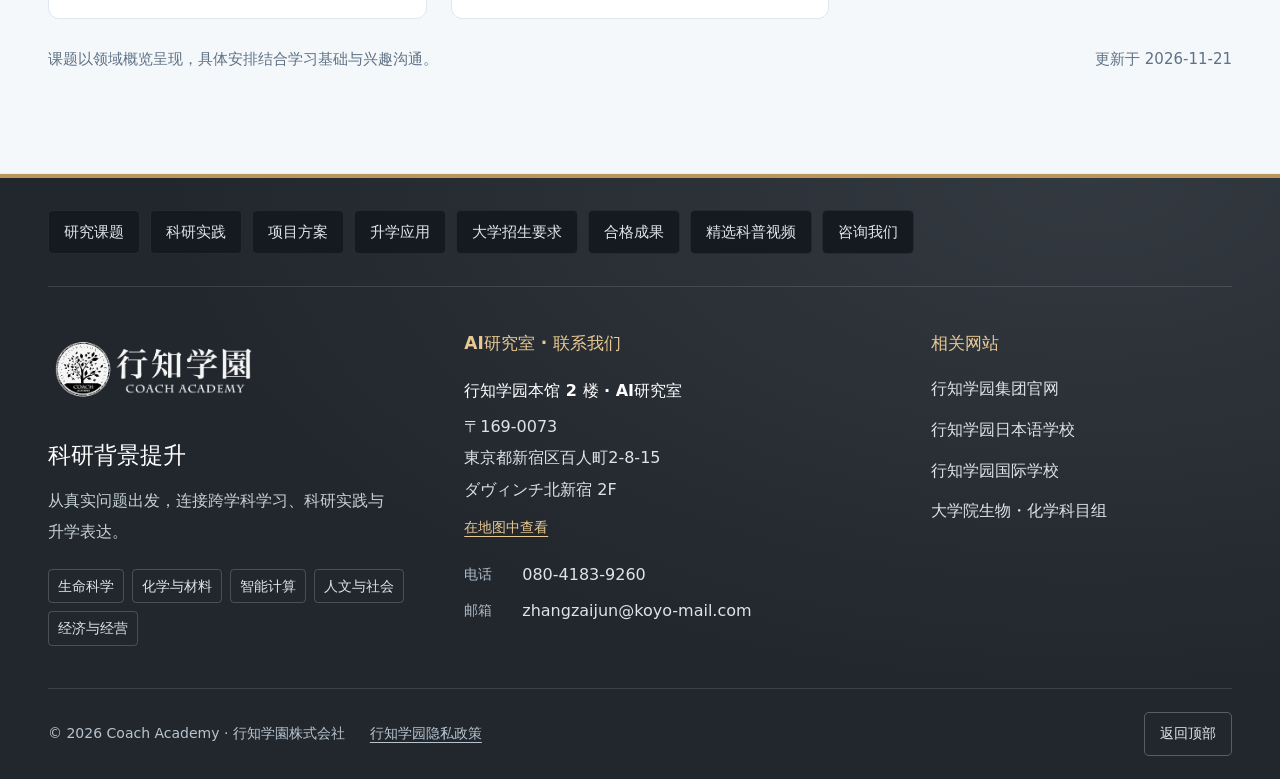
<file: topics.html>
<!doctype html>
<html lang="zh-CN">
<head>
  <meta charset="utf-8">
  <meta name="viewport" content="width=device-width, initial-scale=1">
  <meta name="theme-color" content="#091526">
  <meta name="description" content="行知学园（行知学園 Coach Academy）科研背景提升：面向日本学部与大学院升学，提供生命科学、化学、智能计算、人文社会与经济经营方向的科研实践，并汇总大学官方招生要求与合格成果。">
  <title>研究课题｜行知学园科研背景提升</title>
  <link rel="canonical" href="https://ai-research.coach-ai-assist.com/topics.html">
  <meta property="og:type" content="website">
  <meta property="og:site_name" content="行知学园科研背景提升">
  <meta property="og:title" content="研究课题｜行知学园科研背景提升">
  <meta property="og:description" content="面向日本学部与大学院升学的科研实践：研究方向、科研经历的申请用途、大学官方招生要求与合格成果。">
  <meta property="og:url" content="https://ai-research.coach-ai-assist.com/topics.html">
  <meta property="og:image" content="https://ai-research.coach-ai-assist.com/images/logo.png">
  <meta property="og:locale" content="zh_CN">
  <script type="application/ld+json">
  {"@context":"https://schema.org","@graph":[
    {"@type":"EducationalOrganization","@id":"https://coach-ac.co.jp/#organization","name":"行知学園","alternateName":["行知学园","Coach Academy"],"url":"https://coach-ac.co.jp/"},
    {"@type":"EducationalOrganization","@id":"https://www.coach-international.jp/#organization","name":"行知学园国际学校","alternateName":["行知国际学校"],"url":"https://www.coach-international.jp/","parentOrganization":{"@id":"https://coach-ac.co.jp/#organization"}},
    {"@type":"WebSite","@id":"https://ai-research.coach-ai-assist.com/#website","name":"行知学园科研背景提升","alternateName":["行知學園科研背景提升","行知学園 研究実践プログラム","Coach Academy Research Program"],"url":"https://ai-research.coach-ai-assist.com/","inLanguage":["zh-CN","zh-TW","ja","en"],"publisher":[{"@id":"https://coach-ac.co.jp/#organization"},{"@id":"https://www.coach-international.jp/#organization"}]}
  ]}
  </script>
  <link rel="icon" href="images/logo.png">
  <link rel="stylesheet" href="assets/site.css?v=20261127-zhao-lab">
  <link rel="stylesheet" href="assets/footer.css?v=20261128">
  <script src="assets/site.js?v=20261128-footer" defer></script>
</head>
<body data-page="topics" data-page-title="navTopics">
<a class="skip-link" href="#main" data-i18n="skip">跳转到正文</a>
<header class="site-header">
  <div class="header-inner">
    <a class="brand" href="index.html" aria-label="行知学园 科研背景提升"><img src="images/logo.png" width="1011" height="367" alt="行知学园 Coach Academy"><span class="header-program" data-i18n="headerProgram">科研背景提升</span></a>
    <nav class="main-nav" id="main-nav" aria-label="主导航"><a href="topics.html" aria-current="page" class="active" data-i18n="navTopics">研究课题</a>
<a href="practice.html" data-i18n="navPractice">科研实践</a>
<a href="programs.html" data-i18n="navPrograms">项目方案</a>
<a href="applications.html" data-i18n="navApplications">升学应用</a>
<a href="admissions.html" data-i18n="navAdmissions">招生要求</a>
<a href="honors.html" data-i18n="navHonors">合格成果</a>
<a href="contact.html" data-i18n="navContact">咨询我们</a></nav>
    <div class="header-tools">
      <div class="language-switch" role="group" aria-label="Language">
        <button type="button" data-language="zh-CN" aria-pressed="true" lang="zh-CN">简</button><button type="button" data-language="zh-TW" aria-pressed="false" lang="zh-TW">繁</button><button type="button" data-language="ja" aria-pressed="false" lang="ja">日本語</button><button type="button" data-language="en" aria-pressed="false" lang="en">EN</button>
      </div>
      <button class="menu-toggle" type="button" aria-controls="main-nav" aria-expanded="false" aria-label="打开菜单"><span></span><span></span></button>
    </div>
  </div>
</header>
<main id="main">
<div class="container breadcrumbs"><a href="index.html" data-i18n="homeNav">首页</a><span aria-hidden="true">/</span><span data-i18n="navTopics">研究课题</span></div><section class="topics-section section-space" id="topics" aria-labelledby="topics-title">
    <div class="container">
      <div class="section-heading"><div><p class="eyebrow">01 / RESEARCH TOPICS</p><h1 id="topics-title" data-i18n="topicsTitle">从一个课题，开始探索。</h1></div><p class="section-description" data-i18n="topicsDescription">浏览课题的研究领域与概要，找到与你的兴趣和学科背景相连的方向。</p></div>
      <div class="catalog-toolbar"><div class="catalog-meta"><span class="status-dot"></span><span data-i18n="catalogLabel">研究课题目录</span><span class="catalog-total" id="topic-total" hidden></span></div><label class="search-box"><svg viewBox="0 0 24 24" aria-hidden="true"><circle cx="10.5" cy="10.5" r="6.5"/><path d="m16 16 4.5 4.5"/></svg><span class="sr-only" data-i18n="searchLabel">搜索研究课题</span><input id="topic-search" type="search" placeholder="搜索研究课题、关键词" autocomplete="off"></label></div>
      <div id="topic-filters" class="topic-filters" role="group" aria-label="研究领域筛选"></div>
      <div class="catalog-status" id="catalog-status" role="status" aria-live="polite"></div>
      <div id="topic-grid" class="topic-grid"><div class="catalog-placeholder"><p data-i18n="catalogFallback">研究方向涵盖生命科学、化学、智能计算、人文社会与经济经营。完整目录暂未加载时，可通过下方邮箱咨询。</p><a href="contact.html#contact" data-i18n="navContact">咨询我们</a></div></div>
      <div class="catalog-bottom"><p data-i18n="catalogNote">课题以领域概览呈现，具体安排结合学习基础与兴趣沟通。</p><span id="catalog-date"></span></div>
    </div>
  </section>
</main>
<footer class="site-footer site-footer-expanded" id="site-footer">
  <div class="container">
    <h2 class="sr-only" id="footer-navigation-title" data-i18n="footerNavigation">网站导航</h2>
    <nav class="footer-navigation" aria-labelledby="footer-navigation-title">
      <a href="topics.html" data-i18n="navTopics">研究方向</a>
      <a href="practice.html" data-i18n="navPractice">科研实践</a>
      <a href="programs.html" data-i18n="navPrograms">项目方案</a>
      <a href="applications.html" data-i18n="navApplications">升学应用</a>
      <a href="admissions.html" data-i18n="navAdmissions">大学招生要求</a>
      <a href="honors.html" data-i18n="navHonors">合格成果</a>
      <a href="index.html#featured-videos" data-i18n="footerVideos">精选科普视频</a>
      <a href="contact.html" data-i18n="navContact">咨询我们</a>
    </nav>
    <div class="footer-details">
      <div class="footer-identity">
        <a class="footer-logo" href="index.html"><img src="images/logo.png" width="1011" height="367" alt="行知学园 Coach Academy" loading="lazy"></a>
        <p class="footer-program" data-i18n="footerProgram">科研背景提升</p>
        <p class="footer-summary" data-i18n="footerSummary">从真实问题出发，连接跨学科学习、科研实践与升学表达。</p>
        <div class="footer-keywords">
          <a href="topics.html?category=life#topics" data-i18n="artLife">生命科学</a>
          <a href="topics.html?category=materials#topics" data-i18n="artChemistry">化学与材料</a>
          <a href="topics.html?category=computing#topics" data-i18n="artAI">智能计算</a>
          <a href="topics.html?category=society#topics" data-i18n="artHumanities">人文与社会</a>
          <a href="topics.html?category=economics#topics" data-i18n="artBusiness">经济与经营</a>
        </div>
      </div>
      <section class="footer-contact" aria-labelledby="footer-contact-title">
        <h2 id="footer-contact-title" data-i18n="footerContactHeading">AI研究室 · 联系我们</h2>
        <address><span class="footer-room" data-i18n="footerRoom">行知学园本馆 2 楼 · AI研究室</span><span lang="ja">〒169-0073<br>東京都新宿区百人町2-8-15<br>ダヴィンチ北新宿 2F</span></address>
        <a class="footer-map" href="https://www.google.com/maps/search/?api=1&amp;query=%E6%9D%B1%E4%BA%AC%E9%83%BD%E6%96%B0%E5%AE%BF%E5%8C%BA%E7%99%BE%E4%BA%BA%E7%94%BA2-8-15%20%E3%83%80%E3%83%B4%E3%82%A3%E3%83%B3%E3%83%81%E5%8C%97%E6%96%B0%E5%AE%BF" target="_blank" rel="noopener" data-i18n="footerMap">在地图中查看</a>
        <dl>
          <div><dt data-i18n="footerPhone">电话</dt><dd><a href="tel:+818041839260">080-4183-9260</a></dd></div>
          <div><dt data-i18n="footerEmail">邮箱</dt><dd><a href="mailto:zhangzaijun@koyo-mail.com">zhangzaijun@koyo-mail.com</a></dd></div>
        </dl>
      </section>
      <section class="footer-related" aria-labelledby="footer-related-title">
        <h2 id="footer-related-title" data-i18n="footerRelatedHeading">相关网站</h2>
        <ul>
          <li><a href="https://coach-ac.co.jp/" target="_blank" rel="noopener" data-i18n="footerOfficial">行知学园集团官网</a></li>
          <li><a href="https://jp.coach-japanese.com/" target="_blank" rel="noopener" data-i18n="footerJapanese">行知学园日本语学校</a></li>
          <li><a href="https://www.coach-international.jp/jp" target="_blank" rel="noopener" data-i18n="footerInternational">行知学园国际学校</a></li>
          <li><a href="https://daigakuin.coach-ai-assist.com/" target="_blank" rel="noopener" data-i18n="footerGraduate">大学院生物・化学科目组</a></li>
        </ul>
      </section>
    </div>
    <div class="footer-bottom">
      <div class="footer-legal"><p>© <span id="copyright-year">2026</span> Coach Academy · 行知学園株式会社</p><a href="https://coach-ac.co.jp/privacy-policy" target="_blank" rel="noopener" data-i18n="footerPrivacy">行知学园隐私政策</a></div>
      <a class="footer-top-link" href="#main" data-i18n="backTop">返回顶部</a>
    </div>
  </div>
</footer>
</body>
</html>
</file>
<file: assets/site.css>
:root{--navy:#091526;--navy-soft:#10223a;--ink:#16263a;--muted:#65758a;--line:#dce4ed;--paper:#f5f8fb;--cyan:#78ece0;--blue:#297cba;--violet:#b3a4ff;--radius:16px;font-family:Inter,"Noto Sans SC","Noto Sans JP","Noto Sans TC","PingFang SC","Microsoft YaHei",system-ui,sans-serif;color:var(--ink);font-synthesis:none;-webkit-font-smoothing:antialiased}*{box-sizing:border-box}html{scroll-behavior:smooth;scroll-padding-top:100px}body{margin:0;background:#fff;line-height:1.75}button,input{font:inherit}button,a,input{-webkit-tap-highlight-color:transparent}a{color:inherit;text-decoration:none}button{cursor:pointer}img{max-width:100%;display:block}h1,h2,h3,p{margin:0}button{border:0}svg{display:block}::selection{background:#b8f0eb;color:#132c46}:focus-visible{outline:3px solid #2fa9a1;outline-offset:5px;border-radius:4px}[hidden]{display:none!important}.container{width:min(1224px,calc(100% - 96px));margin-inline:auto}.section-space{padding-block:100px}.eyebrow{font-size:11px;font-weight:700;letter-spacing:.16em;color:#3d708e;line-height:1.5}.eyebrow.light{color:#8fcacb}.skip-link{position:fixed;top:10px;left:12px;z-index:1000;background:#fff;padding:10px 16px;transform:translateY(-160%)}.skip-link:focus{transform:none}.sr-only{position:absolute;width:1px;height:1px;padding:0;margin:-1px;overflow:hidden;clip:rect(0,0,0,0);white-space:nowrap;border:0}.site-header{height:83px;background:rgba(255,255,255,.97);border-bottom:1px solid #e6ebef;position:sticky;top:0;z-index:50;backdrop-filter:blur(20px)}.header-inner{width:min(1350px,calc(100% - 72px));height:100%;margin:auto;display:flex;align-items:center;gap:35px}.brand{width:184px;flex:none}.brand img{width:100%;height:auto}.main-nav{display:flex;align-items:center;justify-content:center;gap:31px;flex:1}.main-nav a{font-size:13px;font-weight:600;color:#42536a;white-space:nowrap;position:relative;padding:25px 0}.main-nav a:after{position:absolute;content:"";height:2px;background:#339593;bottom:16px;left:0;right:0;transform:scaleX(0);transition:transform .2s}.main-nav a:hover:after,.main-nav a.active:after{transform:scaleX(1)}.header-tools{display:flex;align-items:center;gap:15px}.language-switch{display:flex;gap:2px;padding:4px;border:1px solid #dfe7ec;border-radius:8px;flex:none}.language-switch button{background:none;color:#657184;font-size:11px;min-width:27px;padding:4px 7px;border-radius:4px}.language-switch button[aria-pressed=true]{background:#112c43;color:white}.language-switch button:hover{background:#e6f1f3;color:#173850}.menu-toggle{display:none;background:none;width:34px;height:36px;padding:8px 5px}.menu-toggle span{display:block;height:2px;width:24px;background:#142e46;transition:transform .2s;margin:6px 0}.hero{position:relative;overflow:hidden;background:radial-gradient(ellipse at 78% 39%,#173049 0,transparent 48%),linear-gradient(110deg,#081524,#0c1b31 80%);color:#f9fbff}.hero-grid{position:absolute;inset:0;background-image:linear-gradient(#78b5cb08 1px,transparent 1px),linear-gradient(90deg,#78b5cb08 1px,transparent 1px);background-size:56px 56px;mask-image:linear-gradient(to right,transparent,#000 65%)}.hero-inner{position:relative;display:grid;grid-template-columns:1.04fr 1fr;align-items:center;min-height:658px;padding-block:70px 60px}.hero-copy{position:relative;z-index:2}.hero-copy .eyebrow{display:flex;align-items:center;gap:10px;font-size:10px;letter-spacing:.15em;margin-bottom:33px}.status-dot{display:inline-block;width:6px;height:6px;background:#63d9c8;border-radius:50%;flex:none;box-shadow:0 0 0 4px #6cdcca12}.hero-program{font-size:14px;letter-spacing:.14em;font-weight:500;color:#a2b8cb;margin-bottom:14px}.hero h1{font-size:clamp(38px,3.55vw,55px);font-weight:650;line-height:1.43;letter-spacing:-.035em}.gradient-text{background:linear-gradient(100deg,#9beee7 5%,#b7b9f9 90%);-webkit-background-clip:text;background-clip:text;color:transparent}.hero-description{color:#a4b4c7;font-size:15px;line-height:2;max-width:490px;margin-top:23px}.hero-actions{display:flex;align-items:center;gap:15px;margin-top:32px}.button{display:inline-flex;align-items:center;justify-content:center;gap:29px;min-height:48px;padding:12px 22px;border-radius:7px;font-size:13px;font-weight:650;transition:transform .2s,background .2s,box-shadow .2s;line-height:1.6}.button:hover{transform:translateY(-2px)}.button-primary{background:#9be9df;color:#123639;box-shadow:0 5px 22px #81e8da0d}.button-primary:hover{background:#c0f8ee;box-shadow:0 7px 26px #81e8da24}.button-ghost{border:1px solid #b0c9e32e;background:#d2e5ff04;color:#d4dfed}.button-ghost:hover{background:#c6e7ff0c}.button-dark{background:#123047;color:#fff}.button-dark:hover{background:#1d4b67}.hero-note{display:flex;gap:12px;align-items:center;color:#8295ab;font-size:11px;letter-spacing:.035em;margin-top:30px}.tiny-line{width:28px;height:1px;background:#50667c}.hero-art{position:relative;aspect-ratio:1;min-width:0;margin-left:-12px;margin-right:-18px}.orbital{width:100%;height:100%}.orbits{transform-origin:center;animation:orbit-breathe 12s ease-in-out infinite}.orbit-satellite{transform-origin:center;animation:satellite 42s linear infinite}.orbital-halo{transform-origin:center;animation:satellite 140s linear infinite}.orbital-label{position:absolute;font-family:monospace;font-size:8px;letter-spacing:.15em;color:#7b97af;white-space:nowrap}.top-label{top:3%;right:14%}.bottom-label{bottom:3%;left:25%;display:flex;align-items:center;gap:9px;font-size:7px}.art-cross{position:absolute;color:#548099;font:18px monospace}.cross-one{left:3%;top:16%}.cross-two{right:0;bottom:16%}.art-tag{position:absolute;padding:10px 14px;border:1px solid #a6d7f024;border-radius:8px;background:#10243acf;box-shadow:0 15px 30px #00000017;backdrop-filter:blur(10px);font-size:11px;line-height:1.5;display:grid;grid-template-columns:6px 1fr;column-gap:9px;align-items:center;white-space:nowrap;color:#dce7f2}.art-tag small{grid-column:2;color:#6f92af;font-size:7px;letter-spacing:.1em;margin-top:3px}.tag-one{top:20%;left:0;animation:float 8s ease-in-out infinite}.tag-two{right:-1%;top:43%;animation:float 9s -3s ease-in-out infinite}.tag-three{bottom:12%;left:10%;animation:float 10s -1s ease-in-out infinite}.tag-dot{width:5px;height:5px;border-radius:50%}.cyan{background:#75e7df}.violet{background:#bfa8f8}.blue{background:#82b9f5}.hero-bottom{position:relative;border-top:1px solid #adcfec1c;display:flex;justify-content:space-between;align-items:center;padding-block:19px;color:#6d859e;font-size:8px;letter-spacing:.14em}.hero-bottom>a{display:flex;align-items:center;gap:22px;color:#8ca1b7;font-size:10px;letter-spacing:.06em}.introduction{display:grid;grid-template-columns:1.08fr 1fr;gap:90px;padding-block:68px;align-items:center}.introduction h2{font-size:26px;line-height:1.6;font-weight:600;letter-spacing:-.02em;margin-top:14px}.introduction>p{font-size:14px;color:#748091;line-height:2.1;padding-top:15px}.topics-section{background:var(--paper);border-top:1px solid #e9eef3;border-bottom:1px solid #e8eef4}.section-heading{display:flex;justify-content:space-between;gap:55px;align-items:flex-end;margin-bottom:38px}.section-heading h2{font-size:33px;letter-spacing:-.03em;line-height:1.5;font-weight:650;margin-top:13px}.section-description{color:#6f7d8e;font-size:13px;max-width:340px;line-height:1.95;padding-bottom:4px}.catalog-toolbar{display:flex;align-items:center;justify-content:space-between;gap:20px;padding-bottom:24px;border-bottom:1px solid #dce5ee}.catalog-meta{display:flex;align-items:center;gap:12px;font-size:13px;color:#344e63;font-weight:600}.catalog-meta .status-dot{background:#348f97;box-shadow:none}.catalog-total{font-size:10px;background:#e5edf4;border:1px solid #d8e4ee;color:#617a8e;border-radius:5px;padding:1px 7px;font-weight:500}.search-box{display:flex;gap:10px;align-items:center;border:1px solid #dce5ed;background:#fff;border-radius:7px;padding:9px 13px;width:290px}.search-box:focus-within{outline:2px solid #62acae;outline-offset:2px}.search-box svg{width:16px;height:16px;stroke:#8097ab;stroke-width:1.7;flex:none}.search-box input{border:0;outline:none;background:none;min-width:0;width:100%;font-size:11px;color:#345269}.search-box input::placeholder{color:#7b8b9c}.topic-filters{display:flex;flex-wrap:wrap;gap:9px;margin:22px 0 10px}.filter-button{font-size:11px;border:1px solid transparent;border-radius:5px;background:transparent;padding:7px 14px;color:#617084;transition:background .2s,color .2s}.filter-button:hover{background:#e4edf3}.filter-button[aria-pressed=true]{background:#193d54;color:#fff}.filter-count{font-size:9px;opacity:.65;margin-left:7px;font-variant-numeric:tabular-nums}.catalog-status{font-size:11px;color:#7a8a9a;min-height:29px;margin-bottom:8px}.topic-grid{display:grid;grid-template-columns:repeat(3,minmax(0,1fr));gap:19px}.topic-card{background:#fff;border:1px solid #e0e7ee;border-radius:11px;padding:25px 25px 22px;position:relative;overflow:hidden;transition:transform .2s,box-shadow .2s,border-color .2s;display:flex;flex-direction:column;min-height:255px}.topic-card:before{position:absolute;content:"";top:0;left:25px;right:25px;height:2px;background:linear-gradient(90deg,#63abae,#bdd7e1);transform:scaleX(0);transform-origin:left;transition:transform .25s}.topic-card:hover{transform:translateY(-3px);box-shadow:0 14px 32px #243e5e0a;border-color:#bad2df}.topic-card:hover:before{transform:scaleX(1)}.topic-card-top{display:flex;justify-content:space-between;align-items:center;gap:10px;margin-bottom:24px}.topic-icon{width:31px;height:31px;background:#eff7f7;border:1px solid #e0eeee;border-radius:8px;display:grid;place-items:center;color:#459295}.topic-icon svg{width:20px;height:20px}.topic-card h3{font-size:17px;font-weight:600;line-height:1.65;letter-spacing:-.015em;margin-bottom:10px}.topic-card>p{font-size:12px;line-height:1.95;color:#748296;margin-bottom:22px}.topic-tags{display:flex;gap:6px;flex-wrap:wrap;margin-top:auto}.topic-tag{font-size:9px;padding:2px 7px;border-radius:3px;background:#f4f6f9;border:1px solid #eef1f5;color:#728095}.topic-card-category{font-size:9px;color:#94a1af;letter-spacing:.025em;margin-top:18px;padding-top:13px;border-top:1px solid #f0f3f6;display:flex;align-items:center;gap:7px}.topic-card-category:before{content:"";height:4px;width:4px;background:#97c2c6;border-radius:50%}.catalog-bottom{display:flex;justify-content:space-between;align-items:center;gap:20px;color:#8593a2;font-size:10px;margin-top:27px}.catalog-bottom>span{white-space:nowrap}.catalog-placeholder{padding:30px;background:#fff;border:1px solid #dee7ef;border-radius:10px;grid-column:1/-1;font-size:14px;color:#73859a}.catalog-placeholder a{display:inline-block;color:#2c778e;margin-top:10px}.empty-state{text-align:center;padding:46px 20px;background:#fff;border:1px dashed #ccd9e5;border-radius:11px;grid-column:1/-1;color:#73859a;font-size:13px}.reset-search{display:block;margin:16px auto 0;font-size:12px;background:#e7f0f3;color:#345e75;padding:8px 15px;border-radius:5px}.pathway-section{background:#fff}.pathway-grid{display:grid;grid-template-columns:repeat(4,minmax(0,1fr));gap:30px;padding-top:15px}.path-card{position:relative;border-top:1px solid #d9e3eb;padding-top:28px}.path-number{position:absolute;background:white;top:-11px;left:0;padding-right:14px;font-family:monospace;color:#93a5b6;font-size:11px}.path-card:not(:last-child):after{content:"→";position:absolute;right:-16px;top:-16px;color:#b5c6d3;font-size:18px;background:#fff}.path-symbol{font-size:26px;color:#438c99;margin-bottom:14px;line-height:1.5}.path-card h3{font-size:18px;font-weight:600;margin-bottom:10px}.path-card p{font-size:12px;color:#7c8899;line-height:1.95;max-width:235px}.path-label{font-family:monospace;font-size:8px;color:#9aa7b6;letter-spacing:.14em;display:block;margin-top:20px}.honors-section{background:radial-gradient(ellipse at 0 100%,#1b3446 0,transparent 55%),#0e1e31;color:#eef4fa;position:relative}.honors-section .section-description{color:#91a3b8}.honors-grid{display:grid;grid-template-columns:repeat(2,minmax(0,1fr));gap:24px}.honor-card{background:linear-gradient(135deg,#ffffff09,#ffffff02);border:1px solid #7899bf30;border-radius:12px;padding:34px 36px;position:relative;overflow:hidden}.honor-card:after{content:"";position:absolute;width:140px;height:140px;right:-60px;top:55px;border:1px solid #9fd5d91a;border-radius:50%;box-shadow:0 0 0 20px #9fd5d907,0 0 0 40px #9fd5d903}.honor-top{display:flex;justify-content:space-between;align-items:center;gap:10px;margin-bottom:29px}.honor-year{font:11px monospace;letter-spacing:.12em;color:#adc1d6}.honor-badge{display:flex;gap:6px;align-items:center;color:#a9dfd5;font-size:9px;background:#86ccb70a;border:1px solid #8bcbb72e;padding:4px 8px;border-radius:4px}.honor-badge:before{content:"✧";font-size:12px}.honor-card h3{font-size:30px;font-weight:600;letter-spacing:-.02em;line-height:1.45;margin-bottom:10px;position:relative;z-index:1}.honor-school,.honor-department{font-size:12px;color:#9fb3c9;line-height:1.8}.honor-person{margin-top:30px;padding-top:20px;border-top:1px solid #b2d0ef16;display:flex;gap:14px;align-items:center}.person-monogram{width:33px;height:33px;border-radius:50%;border:1px solid #8eb9d132;display:grid;place-items:center;color:#a5d3d6;font-size:12px;background:#b0d8e707}.person-name{font-size:12px;color:#d5e1ef}.person-program{font-size:9px;color:#708ba5;margin-top:3px}.honors-bottom{display:flex;justify-content:space-between;align-items:center;gap:30px;margin-top:27px;font-size:10px;color:#748ca4}.text-link{display:flex;gap:24px;align-items:center;font-size:12px;border-bottom:1px solid #5c87925c;padding-bottom:5px}.light-link{color:#b4d4dc}.honors-fallback{grid-column:1/-1;color:#a6b8cc;border:1px solid #6f92b840;padding:30px;border-radius:10px;font-size:13px}.honors-fallback a{display:inline-block;color:#a9e5df;margin-top:10px}.contact-section{background:#f8fafc}.contact-layout{display:grid;grid-template-columns:1fr 1fr;gap:80px;align-items:center}.contact-copy :is(h1,h2){font-size:34px;line-height:1.55;letter-spacing:-.025em;font-weight:600;margin-top:18px}.contact-copy>p:not(.eyebrow){color:#7c899a;font-size:13px;margin-top:17px;max-width:360px}.contact-copy .button{margin-top:27px;min-width:159px}.email-address{display:block;font-size:11px;color:#7a8da2;margin-top:12px;word-break:break-word}.contact-channels{display:flex;justify-content:flex-end;gap:23px}.qr-card{width:200px;background:#fff;border:1px solid #e2e9f0;border-radius:12px;padding:22px 18px 24px;text-align:center}.qr-card img{width:132px;height:132px;object-fit:contain;margin:0 auto 14px}.qr-card>span{display:block;font-size:13px;font-weight:600;color:#40556c}.qr-card small{display:block;font-size:9px;color:#8b98a9;margin-top:5px}.site-footer{border-top:1px solid #e4ebf1;background:#fff;padding-block:30px}.footer-inner{display:flex;justify-content:space-between;gap:30px;align-items:center;color:#8a99ab;font-size:9px}.footer-brand{color:#4f6278;font-size:17px;font-weight:600;letter-spacing:.05em}.footer-brand>span{font-size:8px;letter-spacing:.16em;font-weight:500;margin-left:12px}.footer-inner>div>p{font-size:9px;margin-top:4px;color:#92a0b0}.back-top{display:flex;align-items:center;gap:18px;font-size:10px;color:#6b8398}.back-top span:last-child{border:1px solid #dce6ee;border-radius:50%;width:30px;height:30px;display:grid;place-items:center}@keyframes satellite{to{transform:rotate(360deg)}}@keyframes float{50%{transform:translateY(-9px)}}@keyframes orbit-breathe{50%{transform:scale(1.025);opacity:.8}}
html[lang=en] .hero h1{font-size:clamp(37px,3.5vw,53px);line-height:1.2}html[lang=en] .hero-description{font-size:14px}html[lang=en] .section-heading h2,html[lang=ja] .section-heading h2{font-size:30px}html[lang=en] .main-nav{gap:20px}html[lang=en] .main-nav a{font-size:11px}html[lang=ja] .main-nav{gap:21px}html[lang=ja] .hero h1{font-size:clamp(35px,3.1vw,47px)}html[lang=en] .topic-card h3{font-size:16px}
@media(min-width:1500px){.hero-inner{min-height:700px}.hero h1{font-size:58px}.hero-art{margin-right:-40px}}@media(max-width:1150px){.container{width:calc(100% - 64px)}.header-inner{width:calc(100% - 48px);gap:20px}.brand{width:153px}.main-nav{gap:23px}.main-nav a{font-size:12px}.language-switch button{padding:4px 6px}.hero-inner{min-height:610px}.hero-art{margin-right:-8px}.hero-copy .eyebrow{font-size:9px}.hero-description{font-size:14px}.hero h1{font-size:42px}.section-heading h2{font-size:30px}.introduction{gap:50px}.topic-card{padding:22px 20px}.contact-layout{gap:45px}.contact-channels{gap:16px}.qr-card{width:180px;padding:20px 14px}.qr-card img{width:125px;height:125px}.honor-card h3{font-size:27px}html[lang=ja] .main-nav,html[lang=en] .main-nav{gap:15px}html[lang=ja] .main-nav a{font-size:11px}}
@media(max-width:920px){.header-inner{gap:15px}.brand{width:149px}.main-nav{position:absolute;left:0;right:0;top:74px;display:none;background:#fff;border-bottom:1px solid #dae4ed;box-shadow:0 18px 20px #0d20370b;padding:18px 32px;flex-direction:column;align-items:stretch;gap:0!important}.main-nav.open{display:flex}.main-nav a{padding:12px 0;font-size:13px!important}.main-nav a:after{bottom:6px;right:auto;width:24px}.header-tools{margin-left:auto}.menu-toggle{display:block}.menu-toggle[aria-expanded=true] span:first-child{transform:translateY(4px) rotate(45deg)}.menu-toggle[aria-expanded=true] span:last-child{transform:translateY(-4px) rotate(-45deg)}.site-header{height:75px}.hero-inner{min-height:570px;grid-template-columns:1.12fr 1fr;padding-block:55px}.hero h1{font-size:35px}.hero-description{font-size:13px}.hero-program{font-size:12px}.hero-art{margin-left:-15px;margin-right:-20px}.art-tag{padding:8px 10px;font-size:9px}.art-tag small{font-size:6px}.hero-actions{gap:9px}.hero-actions .button{font-size:11px;gap:15px;padding:11px 15px}.hero-note{font-size:9px}.top-label{font-size:6px}.bottom-label{display:none}.section-space{padding-block:75px}.introduction{gap:40px;padding-block:50px}.introduction h2{font-size:23px}.introduction>p{font-size:12px}.section-heading h2{font-size:27px}.section-description{font-size:12px;max-width:270px}.topic-grid{grid-template-columns:repeat(2,minmax(0,1fr))}.pathway-grid{gap:20px}.path-card p{font-size:11px}.path-card h3{font-size:17px}.contact-layout{gap:35px;grid-template-columns:1fr 1fr}.contact-copy :is(h1,h2){font-size:28px}.contact-channels{gap:12px}.qr-card{width:155px;padding:18px 12px}.qr-card img{width:110px;height:110px}.qr-card small{font-size:8px}.honor-card{padding:28px}.honor-card h3{font-size:25px}html[lang=en] .hero h1{font-size:35px}html[lang=ja] .hero h1{font-size:30px}html[lang=en] .section-heading h2,html[lang=ja] .section-heading h2{font-size:25px}}
@media(max-width:650px){html{scroll-padding-top:90px}.container{width:calc(100% - 40px)}.header-inner{width:calc(100% - 32px)}.site-header{height:69px}.brand{width:137px}.language-switch{gap:0;padding:3px}.language-switch button{font-size:10px;padding:3px 5px;min-width:23px}.header-tools{gap:8px}.menu-toggle{width:29px}.menu-toggle span{width:21px}.main-nav{top:68px;padding-inline:24px}.hero-inner{display:flex;flex-direction:column;min-height:0;padding-block:48px 4px;align-items:stretch}.hero-copy .eyebrow{font-size:8px;letter-spacing:.12em;margin-bottom:24px}.hero-program{font-size:12px;margin-bottom:12px}.hero h1{font-size:clamp(31px,8vw,43px);line-height:1.45;letter-spacing:-.04em}.hero-description{font-size:12px;max-width:440px;margin-top:18px;line-height:2}.hero-actions{margin-top:25px;gap:12px}.hero-actions .button{font-size:11px;padding:11px 17px;gap:23px;min-height:44px}.hero-note{margin-top:22px;font-size:9px}.hero-art{width:82%;max-width:365px;align-self:center;margin:6px 0 4px;aspect-ratio:1}.top-label{top:6%;right:10%;font-size:5px}.tag-one{left:-5%;top:22%}.tag-two{right:-5%}.tag-three{left:8%;bottom:10%}.art-tag{padding:7px 10px;font-size:9px;gap:6px}.art-tag small{font-size:6px}.hero-bottom{font-size:6px;padding-block:16px;letter-spacing:.1em}.hero-bottom>a{font-size:8px;gap:14px}.introduction{display:block;padding-block:41px}.introduction .eyebrow{font-size:9px}.introduction h2{font-size:24px;line-height:1.6;margin-top:12px;max-width:330px}.introduction>p{font-size:12px;margin-top:15px;padding-top:0;line-height:2.1}.section-space{padding-block:56px}.section-heading{display:block;margin-bottom:27px}.eyebrow{font-size:9px}.section-heading h2{font-size:26px;line-height:1.55;margin-top:11px}.section-description{max-width:100%;font-size:12px;margin-top:14px}.catalog-toolbar{align-items:stretch;flex-direction:column;gap:17px;padding-bottom:17px}.catalog-meta{font-size:12px;gap:9px}.search-box{width:100%;padding:10px 12px}.search-box input{font-size:12px}.topic-filters{gap:5px;margin-top:17px}.filter-button{padding:6px 10px;font-size:10px}.filter-count{font-size:8px;margin-left:5px}.catalog-status{font-size:10px;margin-bottom:7px;min-height:24px}.topic-grid{grid-template-columns:1fr;gap:13px}.topic-card{padding:21px 22px;min-height:0}.topic-card-top{margin-bottom:17px}.topic-card h3{font-size:17px}.topic-card>p{font-size:12px;margin-bottom:17px}.topic-card-category{margin-top:16px;padding-top:11px}.topic-card:hover{transform:none}.catalog-bottom{display:block;font-size:9px;line-height:1.9;margin-top:20px}.catalog-bottom>span{display:block;margin-top:8px}.pathway-grid{grid-template-columns:repeat(2,minmax(0,1fr));row-gap:37px;column-gap:22px}.path-card:nth-child(2):after{display:none}.path-card h3{font-size:17px}.path-card p{font-size:11px;line-height:1.9}.path-symbol{font-size:24px;margin-bottom:11px}.path-label{font-size:7px;margin-top:16px}.honors-grid{grid-template-columns:1fr;gap:16px}.honor-card{padding:25px 25px 23px}.honor-top{margin-bottom:22px}.honor-card h3{font-size:28px}.honor-person{margin-top:24px;padding-top:18px}.honors-bottom{display:block;font-size:9px}.honors-bottom .text-link{margin-top:16px;display:inline-flex;font-size:11px}.contact-layout{display:block}.contact-copy :is(h1,h2){font-size:28px}.contact-copy>p:not(.eyebrow){font-size:12px}.contact-copy .button{font-size:12px;margin-top:23px}.contact-channels{justify-content:flex-start;gap:15px;margin-top:35px}.qr-card{width:calc(50% - 7.5px);padding:20px 12px}.qr-card img{width:125px;height:125px;max-width:100%;margin-bottom:12px}.qr-card small{font-size:8px}.site-footer{padding-block:26px}.footer-inner{display:flex;flex-wrap:wrap;gap:20px;align-items:flex-end}.footer-inner>div{width:100%}.footer-inner>p{font-size:8px}.footer-inner .back-top{margin-left:auto;font-size:9px}.footer-brand{font-size:18px}.footer-brand>span{font-size:8px}.back-top span:last-child{width:27px;height:27px}html[lang=en] .hero h1{font-size:37px;line-height:1.2}html[lang=ja] .hero h1{font-size:32px;line-height:1.5}html[lang=en] .section-heading h2,html[lang=ja] .section-heading h2{font-size:25px}html[lang=en] .hero-description{font-size:12px}}
@media(max-width:360px){.container{width:calc(100% - 32px)}.header-inner{width:calc(100% - 24px)}.brand{width:117px}.header-tools{gap:4px}.language-switch button{font-size:9px;padding:3px 4px}.hero h1{font-size:30px}.hero-actions .button{gap:12px;padding-inline:12px}.hero-art{width:88%}.contact-channels{gap:10px}.qr-card{width:calc(50% - 5px)}html[lang=en] .hero h1{font-size:33px}html[lang=ja] .hero h1{font-size:28px}}
@media(prefers-reduced-motion:reduce){html{scroll-behavior:auto}*,*:before,*:after{animation:none!important;transition:none!important}.button:hover,.topic-card:hover{transform:none}}



/* Original admission posters, displayed in full without cropping. */
.honor-poster{position:relative;z-index:1;display:block;width:min(100%,320px);margin:0 auto 29px;background:#081524;border:1px solid #a9c3d94a;border-radius:8px;overflow:hidden;box-shadow:0 14px 28px #0000001f;transition:border-color .2s,box-shadow .2s}
.honor-poster:hover{border-color:#96d9d3;box-shadow:0 18px 34px #00000030}
.honor-poster-image{display:block;width:100%;height:auto;object-fit:contain;background:#faf7f1}
.honor-poster-caption{display:flex;justify-content:space-between;align-items:center;gap:14px;padding:11px 13px;color:#b4dcd9;background:#10283d;font-size:10px;line-height:1.6}
.honor-poster-caption>span:last-child{font-size:15px}
@media(max-width:650px){.honor-poster{margin-bottom:24px}.honor-poster-caption{font-size:10px}}

/* Readable typography and a prominent Coach Academy research brand. */
body{font-size:18px;line-height:1.8}
.site-header{height:104px}
html{scroll-padding-top:124px}
.brand{width:190px;display:flex;flex-direction:column;align-items:flex-start;gap:4px}
.brand img{width:165px}
.header-program{font-size:15px;font-weight:700;line-height:1.35;color:#183e56;letter-spacing:.025em}
.header-inner{gap:28px}
html[lang] .main-nav{gap:24px}
html[lang] .main-nav a{font-size:16px;padding-block:30px}
.language-switch button{font-size:14px;min-height:36px;min-width:32px;padding:4px 8px}
.hero-inner{grid-template-columns:1.12fr 1fr;gap:24px;min-height:720px}
.hero-copy .eyebrow{font-size:13px;margin-bottom:25px;letter-spacing:.1em}
html[lang] .hero h1{font-size:56px;font-weight:750;line-height:1.3;letter-spacing:-.025em}
.hero .brand-name{display:inline-block;font-size:.78em;letter-spacing:.025em;margin-bottom:10px}
.hero .brand-program{display:inline-block}
.hero-program{font-size:23px;color:#d9e6f2;line-height:1.7;letter-spacing:0;margin-top:23px;margin-bottom:0;font-weight:500}
html[lang] .hero-description{font-size:18px;color:#c0cddd;line-height:1.9;max-width:560px;margin-top:18px}
.hero-actions{flex-wrap:wrap;gap:16px}
.button,.hero-actions .button{font-size:17px;min-height:54px;padding:13px 22px;gap:22px}
.hero-note{font-size:15px;color:#abbdd0;line-height:1.8}
.hero-art{margin-left:0;margin-right:0}
.tag-four{top:10%;right:0;max-width:46%;animation:float 9s -2s ease-in-out infinite}
.tag-five{bottom:12%;right:0;max-width:46%;animation:float 11s -4s ease-in-out infinite}
.tag-dot.amber{background:#e8c391}
.tag-dot.rose{background:#eea7bc}
.art-tag{font-size:15px;padding:12px 15px;white-space:normal}
.art-tag small{font-size:11px;letter-spacing:.02em;color:#a6bfd4}
.orbital-label{font-size:11px;letter-spacing:.05em;color:#9ab4ca}
.bottom-label{font-size:9px;left:12%}
.hero-bottom{font-size:11px;color:#a5b8cb;letter-spacing:.07em}
.hero-bottom>a{font-size:15px;color:#bdcfdf}
.eyebrow{font-size:14px;letter-spacing:.1em}
.introduction h2{font-size:32px}
.introduction>p{font-size:18px;color:#516479;line-height:1.9}
html[lang] .section-heading h2{font-size:38px;line-height:1.5}
.section-description{font-size:18px;max-width:400px;color:#516479;line-height:1.9}
.catalog-meta{font-size:19px}
.catalog-total{font-size:14px;padding:2px 9px;color:#425d72}
.search-box{width:340px;padding:12px 15px}
.search-box input{font-size:16px}
.search-box input::placeholder{color:#627489}
.search-box svg{width:20px;height:20px;fill:none}
.topic-filters{gap:10px;margin-top:25px}
.filter-button{font-size:16px;padding:10px 16px;min-height:48px;color:#425870}
.filter-count{font-size:13px;opacity:.85}
.catalog-status{font-size:15px;color:#5e7185;min-height:32px;margin:15px 0}
.topic-grid{gap:24px}
.topic-card{padding:28px;min-height:330px}
.topic-card-top{margin-bottom:22px;align-items:flex-start}
.topic-icon{width:38px;height:38px}
.topic-icon svg{width:24px;height:24px}



html[lang] .topic-card h3{font-size:23px;line-height:1.55;margin-bottom:15px}
.topic-card>p{font-size:17px;line-height:1.9;color:#52667d;margin-bottom:23px}
.topic-tags{gap:8px}
.topic-tag{font-size:14px;color:#51637a;padding:3px 9px}
.topic-card-category{font-size:14px;color:#60778d;margin-top:20px;padding-top:15px}
.catalog-bottom{font-size:15px;line-height:1.8;color:#5e7185;align-items:flex-start}
.catalog-placeholder,.empty-state{font-size:17px;color:#516479}
.reset-search{font-size:16px;min-height:44px;padding:10px 18px}
.pathway-grid{gap:30px}
.path-number{font-size:16px;top:-16px;color:#60798e}
.path-symbol{font-size:32px}
.path-card h3{font-size:24px;line-height:1.5}
.path-card p{font-size:17px;line-height:1.9;color:#53677d;max-width:none}
.path-label{font-size:12px;color:#637a8d;letter-spacing:.06em}
.honors-section .section-description{color:#c0cfdf}
.honor-year{font-size:16px;color:#d2dfeb}
.honor-badge{font-size:14px;padding:6px 10px}
.honor-badge:before{font-size:18px}
.honor-card h3{font-size:34px}
.honor-school,.honor-department{font-size:18px;color:#c0d0e1}
.honor-poster-caption{font-size:15px;line-height:1.7;padding:13px}
.person-monogram{width:42px;height:42px;font-size:18px}
.person-name{font-size:19px}
.person-program{font-size:15px;color:#afc2d5}
.honors-bottom{font-size:15px;color:#b0c3d6}
.honors-fallback{font-size:17px}
.contact-copy :is(h1,h2){font-size:38px}
.contact-copy>p:not(.eyebrow){font-size:18px;color:#516479;max-width:460px}
.email-address{font-size:16px;color:#4d667e}
.qr-card>span{font-size:19px}
.qr-card small{font-size:14px;line-height:1.8;color:#60758b}
.footer-inner{font-size:14px;color:#536c83}
.footer-brand{display:block;font-size:21px;line-height:1.55;letter-spacing:0}
.footer-inner>div>p{font-size:17px;color:#47627a}
.back-top{font-size:15px;color:#4d677f}
@media(max-width:1100px){
  .site-header{height:96px}
  .header-inner{gap:20px}
  .brand{width:190px}
  .brand img{width:150px}
  .header-program{font-size:14px}
  html[lang] .main-nav{position:absolute;left:0;right:0;top:95px;display:none;background:#fff;border-bottom:1px solid #dae4ed;box-shadow:0 18px 20px #0d20370b;padding:18px 32px;flex-direction:column;align-items:stretch;gap:0}
  html[lang] .main-nav.open{display:flex}
  html[lang] .main-nav a{font-size:17px!important;padding:13px 0}
  .main-nav a:after{bottom:6px;right:auto;width:24px}
  .header-tools{margin-left:auto}
  .menu-toggle{display:block}
  .menu-toggle[aria-expanded=true] span:first-child{transform:translateY(4px) rotate(45deg)}
  .menu-toggle[aria-expanded=true] span:last-child{transform:translateY(-4px) rotate(-45deg)}
  .hero-inner{min-height:680px;gap:10px}
  html[lang] .hero h1{font-size:45px}
  .hero-program{font-size:21px}
  .hero-art{margin:0}
  .tag-five{bottom:4%}
  .art-tag{font-size:13px;padding:10px 12px}
  .art-tag small{font-size:10px}
  .top-label{font-size:9px}
  .bottom-label{display:none}
  .topic-grid{grid-template-columns:repeat(2,minmax(0,1fr))}
  .section-heading{gap:35px}
  html[lang] .section-heading h2{font-size:32px}
  .pathway-grid{grid-template-columns:repeat(2,minmax(0,1fr));row-gap:44px}
  .path-card:nth-child(2):after{display:none}
  .qr-card small{font-size:13px}
  .footer-inner{flex-wrap:wrap}
}
@media(max-width:800px){
  .hero-inner{display:flex;flex-direction:column;min-height:0;align-items:stretch;padding-block:50px 16px}
  html[lang] .hero h1{font-size:52px}
  .hero-art{width:min(82%,420px);align-self:center;margin:12px 0}
  .introduction{grid-template-columns:1fr;gap:22px;padding-block:48px}
  .introduction>p{padding-top:0}
  .section-heading{display:block}
  .section-description{max-width:100%;margin-top:18px}
  .contact-layout{display:block}
  .contact-channels{justify-content:flex-start;margin-top:35px}
  .qr-card{width:200px}
  .qr-card img{width:132px;height:132px}
}
@media(max-width:650px){
  body{font-size:17px}
  html{scroll-padding-top:108px}
  .site-header{height:88px}
  .header-inner{gap:12px}
  .brand{width:145px;gap:4px}
  .brand img{width:135px}
  .header-program{font-size:13px;letter-spacing:0}
  .header-tools{gap:7px}
  .language-switch button{font-size:12px;min-width:24px;min-height:34px;padding:4px 5px}
  html[lang] .main-nav{top:87px;padding:18px 24px}
  .hero-copy .eyebrow{font-size:11px;letter-spacing:.06em;margin-bottom:22px}
  html[lang] .hero h1{font-size:clamp(34px,9vw,46px);line-height:1.4}
  .hero .brand-name{font-size:.85em;margin-bottom:8px}
  .hero-program{font-size:20px;line-height:1.7;margin-top:20px}
  html[lang] .hero-description{font-size:17px;line-height:1.9;margin-top:17px}
  .hero-actions{gap:12px;margin-top:25px}
  .hero-actions .button{font-size:16px;padding:12px 16px;gap:16px;min-height:50px}
  .hero-note{font-size:14px;gap:9px;margin-top:25px}
  .hero-art{width:84%;max-width:365px}
  .hero-art{display:grid;grid-template-columns:repeat(2,minmax(0,1fr));gap:10px;width:100%;max-width:420px;aspect-ratio:auto}
  .hero-art .orbital{grid-column:1/-1;height:auto;aspect-ratio:1}
  .hero-art .art-tag{position:static;min-width:0;max-width:none;animation:none;transform:none;align-self:stretch}
  .hero-art .art-tag>span[data-i18n],.hero-art .art-tag small{min-width:0;overflow-wrap:anywhere}
  .hero-art .tag-five{grid-column:1/-1}
  .hero-art .orbital-label,.hero-art .art-cross{display:none}
  .art-tag{font-size:13px;padding:9px 11px}
  .art-tag small{font-size:10px}
  .top-label{font-size:8px}
  .hero-bottom{font-size:10px;flex-wrap:wrap;gap:14px;line-height:1.7}
  .hero-bottom>a{font-size:14px}
  .eyebrow,.introduction .eyebrow{font-size:12px}
  .introduction h2{font-size:28px;max-width:none}
  .introduction>p{font-size:17px;line-height:1.9}
  html[lang] .section-heading h2{font-size:30px}
  .section-description{font-size:17px;line-height:1.9}
  .catalog-meta{font-size:18px;flex-wrap:wrap}
  .catalog-total{font-size:14px}
  .search-box{width:100%;padding:12px}
  .search-box input{font-size:16px}
  .topic-filters{gap:8px}
  .filter-button{font-size:15px;padding:9px 12px;min-height:44px}
  .filter-count{font-size:13px;margin-left:7px}
  .catalog-status{font-size:14px;line-height:1.8}
  .topic-grid{grid-template-columns:1fr;gap:18px}
  .topic-card{padding:25px 22px;min-height:0}
  html[lang] .topic-card h3{font-size:22px}
  .topic-card>p{font-size:17px;line-height:1.9}
  .topic-tag,.topic-card-category{font-size:14px}
  .catalog-bottom{font-size:14px;line-height:1.9}
  .pathway-grid{column-gap:20px}
  .path-card h3{font-size:21px}
  .path-card p{font-size:16px;line-height:1.85}
  .path-label{font-size:11px}
  .honor-card h3{font-size:30px}
  .honor-school,.honor-department{font-size:17px}
  .honor-poster-caption{font-size:15px}
  .honors-bottom{font-size:14px;line-height:1.9}
  .contact-copy :is(h1,h2){font-size:32px}
  .contact-copy>p:not(.eyebrow){font-size:17px}
  .contact-copy .button{font-size:17px}
  .email-address{font-size:15px}
  .qr-card{width:calc(50% - 7.5px);padding:20px 12px}
  .qr-card>span{font-size:18px}
  .qr-card small{font-size:13px}
  .footer-brand{font-size:20px}
  .footer-inner>div>p{font-size:16px}
  .footer-inner>p{font-size:13px}
  .footer-inner .back-top{font-size:14px}
}
@media(max-width:360px){
  .header-inner{gap:8px}
  .brand{width:124px}
  .brand img{width:117px}
  .header-program{font-size:12px}
  .header-tools{gap:4px}
  .language-switch button{font-size:12px;padding:4px 4px;min-width:22px}
  html[lang] .hero h1{font-size:32px}
  .hero-actions .button{font-size:16px;padding-inline:13px;gap:12px}
  .pathway-grid{grid-template-columns:1fr;gap:38px}
  .path-card:after{display:none}
  .path-card h3{font-size:22px}
  .contact-channels{gap:10px}
  .qr-card{width:calc(50% - 5px)}
}

/* Research experience, application pathways and official admissions records. */
.applications-section{background:linear-gradient(135deg,#eff6f8,#f5f5fc);border-top:1px solid #e0eaf0;border-bottom:1px solid #e0e7ef}
.applications-section .section-heading>div{max-width:720px}
.applications-grid{display:grid;grid-template-columns:repeat(2,minmax(0,1fr));gap:26px;align-items:stretch}
.application-card{padding:34px 34px 30px;background:#fff;border:1px solid #d9e5ed;border-radius:16px;display:flex;flex-direction:column;position:relative;overflow:hidden;box-shadow:0 10px 30px #1b3b5c04}
.application-card:before{content:"";position:absolute;left:0;top:0;right:0;height:4px;background:linear-gradient(90deg,#3d9299,#b4d6de)}
.graduate-path:before{background:linear-gradient(90deg,#6a72af,#c5c4e7)}
.application-top{display:flex;align-items:center;justify-content:space-between;gap:20px;margin-bottom:23px}
.application-number{font:18px monospace;letter-spacing:.08em;color:#859db1}
.application-level{font-size:15px;font-weight:650;line-height:1.6;background:#eaf4f5;color:#386f77;border:1px solid #d7e9eb;border-radius:6px;padding:6px 12px}
.graduate-path .application-level{background:#f0eff8;color:#626590;border-color:#e3e1f1}
.application-card h3{font-size:26px;line-height:1.55;font-weight:650;letter-spacing:-.015em;margin:0 0 15px}
.application-lead{font-size:18px;line-height:1.9;color:#526b80}
.application-uses{list-style:none;padding:0;margin:26px 0 28px;counter-reset:application-step}
.application-uses li{position:relative;padding:22px 0 0 39px;counter-increment:application-step;border-top:1px solid #e3ebf1;margin:0 0 22px}
.application-uses li:last-child{margin-bottom:0}
.application-uses li:before{content:counter(application-step,decimal-leading-zero);position:absolute;left:0;top:25px;font:14px monospace;color:#5c8a9d}
.application-uses h4{font-size:20px;line-height:1.6;font-weight:650;color:#21425a;margin:0 0 9px}
.application-uses p{font-size:17px;line-height:1.9;color:#5c7084}
.application-note{font-size:15px;line-height:1.9;color:#526d82;padding:18px 20px;margin-top:auto;border-radius:8px;background:#f2f7fa;border:1px solid #e3edf3}
.graduate-path .application-note{background:#f5f4fa;border-color:#ebe9f3;color:#626b88}
.admissions-section{background:#fff}
.admissions-section .section-heading>div{max-width:720px}
.admissions-meta{display:flex;justify-content:space-between;align-items:center;gap:20px;flex-wrap:wrap;padding-bottom:21px;border-bottom:1px solid #dde7ee;font-size:15px;color:#587086;line-height:1.8}
.admissions-frequency{display:flex;align-items:center;gap:12px;font-size:17px;color:#305970;font-weight:550}
.admissions-frequency .status-dot{background:#3c9693}
.admissions-filters{display:flex;gap:10px;flex-wrap:wrap;margin:25px 0 18px}
.admissions-status{min-height:28px;color:#5e778d;font-size:15px;line-height:1.8;margin-bottom:20px}
.admissions-status.has-error{background:#fff9eb;color:#7a6034;border:1px solid #eee2c8;border-radius:8px;padding:13px 16px}
.admissions-retry{display:inline-block;background:none;border-bottom:1px solid currentColor;color:#475f80;font-size:15px;padding:2px 0;margin-left:14px;line-height:1.8}
.admissions-grid{display:grid;grid-template-columns:repeat(2,minmax(0,1fr));gap:24px;align-items:stretch}
.admission-card{display:flex;flex-direction:column;padding:29px 30px 26px;border:1px solid #dce6ee;border-radius:13px;background:#fbfdff;min-width:0;overflow-wrap:anywhere}
.admission-card-top{display:flex;justify-content:space-between;align-items:flex-start;gap:12px;margin-bottom:23px;flex-wrap:wrap}
.admission-level{font-size:15px;line-height:1.8;font-weight:600;color:#55748b;padding-top:4px}
.admission-status-badge{font-size:13px;line-height:1.7;border:1px solid #d5e8e1;border-radius:5px;padding:4px 9px;color:#4d7a67;background:#edf7f1;font-weight:500}
.admission-status-badge.changed{border-color:#e8dbbb;color:#8a6c32;background:#fff7e6}
.admission-status-badge.unavailable{border-color:#e1e1eb;color:#6d6f88;background:#f3f3f9}
.admission-card h3{font-size:26px;line-height:1.5;font-weight:650;margin:0 0 12px;letter-spacing:-.02em}
.admission-program{font-size:19px;font-weight:550;line-height:1.8;color:#526e85;margin:0 0 22px}
.admission-details{margin:0 0 21px;padding:18px 0;border-top:1px solid #e2eaf1;border-bottom:1px solid #e2eaf1}
.admission-detail{display:grid;grid-template-columns:minmax(85px,auto) minmax(0,1fr);gap:15px;font-size:15px;line-height:1.9;margin-bottom:10px}
.admission-detail:last-child{margin-bottom:0}
.admission-detail dt{color:#7b8e9f;font-weight:500}
.admission-detail dd{margin:0;color:#47647a}
.admission-summary{font-size:18px;color:#415f77;line-height:1.95;margin-bottom:23px;white-space:pre-line}
.admission-tags{display:flex;gap:8px;flex-wrap:wrap;margin-bottom:25px}
.admission-tags .topic-tag{font-size:14px;color:#526b81;line-height:1.8;padding:3px 9px}
.admission-notice{font-size:16px;line-height:1.9;padding:17px 18px;border:1px solid #ecdfbd;background:#fff8e8;color:#7b653a;border-radius:8px;margin-bottom:25px}
.admission-unavailable .admission-notice{background:#f3f3f8;border-color:#e4e4ee;color:#656d84}
.admission-card-bottom{margin-top:auto;padding-top:20px;border-top:1px solid #e2eaf0;display:flex;flex-direction:column;gap:15px}
.admission-dates{font-size:14px;line-height:1.9;color:#6b8195}
.admission-source{display:inline-flex;align-self:flex-start;gap:20px;align-items:center;font-size:16px;line-height:1.8;color:#2d6e86;font-weight:550;border-bottom:1px solid #9ebfce;padding:5px 0}
.admission-source:hover{color:#174760;border-bottom-color:#316e82}
.admission-source>span:last-child{font-size:20px}
.admissions-bottom{display:flex;justify-content:space-between;align-items:flex-start;gap:40px;margin-top:28px;font-size:15px;line-height:1.9;color:#60788e}
.admissions-bottom>p{max-width:800px}
.admissions-bottom>span{white-space:nowrap}
.admissions-fallback{grid-column:1/-1;border:1px solid #dce5ee;background:#f6fafc;border-radius:12px;padding:30px;font-size:18px;line-height:1.9;color:#526e84}
.admissions-fallback .text-link{display:inline-flex;font-size:17px;color:#376f83;margin-top:20px}
.admissions-fallback-actions{display:flex;align-items:center;flex-wrap:wrap;gap:23px;margin-top:25px}
.admissions-fallback-actions .text-link{margin-top:0}
.topic-card .topic-updated{font-size:14px;color:#647e93;line-height:1.8;margin:10px 0 0}
@media(min-width:1201px){html[lang] .main-nav{gap:18px}html[lang] .main-nav a{font-size:16px}}
@media(min-width:1101px) and (max-width:1200px){
  html[lang] .main-nav{position:absolute;left:0;right:0;top:103px;display:none;background:#fff;border-bottom:1px solid #dae4ed;box-shadow:0 18px 20px #0d20370b;padding:18px 32px;flex-direction:column;align-items:stretch;gap:0}
  html[lang] .main-nav.open{display:flex}html[lang] .main-nav a{font-size:17px!important;padding:13px 0}
  .main-nav a:after{bottom:6px;right:auto;width:24px}.header-tools{margin-left:auto}.menu-toggle{display:block}
  .menu-toggle[aria-expanded=true] span:first-child{transform:translateY(4px) rotate(45deg)}.menu-toggle[aria-expanded=true] span:last-child{transform:translateY(-4px) rotate(-45deg)}
}
@media(max-width:1000px){
  .applications-grid,.admissions-grid{gap:20px}.application-card,.admission-card{padding:27px 25px}
  .application-card h3,.admission-card h3{font-size:24px}.application-lead,.admission-summary{font-size:17px}
  .application-uses li{padding-left:33px}.application-uses h4{font-size:19px}.application-note{padding:16px}
  .admission-detail{grid-template-columns:1fr;gap:2px}.admissions-bottom{display:block}.admissions-bottom>span{display:block;margin-top:12px}
}
@media(max-width:800px){.applications-grid,.admissions-grid{grid-template-columns:1fr}.application-card,.admission-card{padding:30px}.admission-detail{grid-template-columns:minmax(95px,auto) minmax(0,1fr);gap:15px}.application-uses li{padding-left:39px}.admissions-meta{font-size:14px}.admissions-frequency{font-size:17px}}
@media(max-width:650px){
  .application-card,.admission-card{padding:25px 22px}.application-card h3,.admission-card h3{font-size:24px}.application-level{font-size:15px}.application-top{margin-bottom:19px}
  .application-lead,.application-uses p,.admission-summary{font-size:17px}.application-uses h4{font-size:20px}.application-uses li{padding-left:32px}.application-uses li:before{font-size:13px}
  .application-note{font-size:15px;padding:15px 16px}.admissions-frequency{font-size:16px}.admissions-meta{font-size:14px;gap:13px}.admissions-filters{gap:8px}
  .admissions-status{font-size:15px}.admission-detail{grid-template-columns:1fr;gap:2px;font-size:16px}.admission-program{font-size:18px}.admission-status-badge{font-size:13px}
  .admission-notice{font-size:16px;padding:16px}.admission-source{font-size:16px}.admissions-bottom{font-size:15px}.admissions-fallback{font-size:17px;padding:24px}
  .admissions-fallback .text-link{font-size:16px}.admissions-fallback-actions{gap:18px}.admissions-retry{display:block;margin:10px 0 0;font-size:16px}
}

/* Real learning environments and the four program options. */
.practice-section{background:#fff;border-top:1px solid #e5edf2}
.compute-feature{display:grid;grid-template-columns:1.08fr .92fr;overflow:hidden;border-radius:16px;background:#10283b;color:#f1f7fb;margin-bottom:28px}
.compute-photo{margin:0;position:relative;min-width:0}
.compute-photo img{width:100%;height:100%;object-fit:cover;aspect-ratio:4/3}
.compute-photo figcaption{position:absolute;bottom:0;left:0;right:0;padding:32px 24px 18px;color:white;font-size:13px;letter-spacing:.02em;background:linear-gradient(transparent,#071827a8)}
.compute-copy{padding:44px;display:flex;flex-direction:column;justify-content:center}
.compute-copy h3{font-size:32px;line-height:1.6;letter-spacing:-.02em;margin:15px 0 17px;font-weight:650}
.compute-copy>p:not(.eyebrow){font-size:17px;line-height:1.95;color:#b5c8d5}
.compute-rule{display:flex;gap:6px;align-items:center;margin-top:27px}
.compute-rule span{height:3px;width:31px;background:#8edbd4;border-radius:3px}.compute-rule span:nth-child(2){opacity:.5}.compute-rule span:nth-child(3){opacity:.2}
.practice-stories{display:grid;grid-template-columns:repeat(2,minmax(0,1fr));gap:28px}
.practice-story{margin:0;background:#f9fbfd;border:1px solid #e2eaf0;border-radius:13px;overflow:hidden;min-width:0}
.practice-story>img{width:100%;aspect-ratio:4/3;height:auto;object-fit:cover}
.practice-story figcaption{padding:28px 30px 30px}
.practice-story h3{font-size:23px;line-height:1.6;letter-spacing:-.015em;margin:11px 0 12px;font-weight:650}
.practice-story figcaption>p:last-child{font-size:17px;line-height:1.9;color:#61758a}
.practice-note{font-size:14px;color:#748a9c;line-height:1.9;margin-top:23px}
.programs-section{background:#f2f6f9;border-block:1px solid #e1eaf0}
.programs-section .section-description{max-width:425px}
.programs-grid{display:grid;grid-template-columns:repeat(4,minmax(0,1fr));gap:18px;align-items:stretch}
.program-card{display:flex;flex-direction:column;min-width:0;background:#fff;border:1px solid #dce6ed;border-radius:13px;padding:25px 23px 24px;position:relative;overflow:hidden;--program-accent:#559ca6}
.program-card:before{content:"";position:absolute;height:3px;inset:0 23px auto;background:var(--program-accent)}
.program-2{--program-accent:#557fa8}.program-3{--program-accent:#897fae}.program-4{--program-accent:#ab8c62}
.program-top{display:flex;align-items:flex-start;justify-content:space-between;gap:10px;margin-bottom:24px}
.program-number{font:14px monospace;color:var(--program-accent);padding-top:3px}
.program-label{font-size:10px;line-height:1.6;letter-spacing:.08em;font-weight:600;color:var(--program-accent);margin-bottom:10px}
.program-card h3{font-size:26px;line-height:1.5;letter-spacing:-.02em;font-weight:650;min-height:39px}
.program-lead{font-size:17px;color:#3a566d;line-height:1.85;margin:13px 0 12px;min-height:63px}
.program-inherit{font-size:14px;line-height:1.8;color:#6f8294;margin:0 0 23px;min-height:51px}
.program-card h4{font-size:13px;font-weight:650;letter-spacing:.025em;color:#416177;line-height:1.8;margin:0 0 8px}
.program-audience{border-top:1px solid #e8eef3;padding-top:18px;margin-bottom:21px}
.program-audience p,.program-content li,.program-outcome p{font-size:15px;color:#687d90;line-height:1.9}
.program-content{margin-bottom:25px}.program-content ul{list-style:none;padding:0;margin:0}
.program-content li{position:relative;padding-left:13px;margin:0 0 11px}.program-content li:last-child{margin-bottom:0}
.program-content li:before{content:"";position:absolute;left:0;top:12px;width:4px;height:4px;border-radius:50%;background:var(--program-accent)}
.program-outcome{margin-top:auto;background:#f4f8fa;border:1px solid #e8eff4;border-radius:7px;padding:15px 16px}
.programs-bottom{display:flex;gap:40px;align-items:flex-start;justify-content:space-between;margin-top:28px}
.programs-bottom>p{font-size:14px;color:#6e8496;line-height:1.9;max-width:810px}.programs-bottom .button{flex:none;font-size:16px}
@media(max-width:1100px){.programs-grid{grid-template-columns:repeat(2,minmax(0,1fr));gap:22px}.program-card{padding:29px}.program-lead,.program-inherit{min-height:0}.compute-copy{padding:30px}.compute-copy h3{font-size:28px}}
@media(max-width:800px){.compute-feature{grid-template-columns:1fr}.compute-photo img{height:auto}.compute-copy{padding:32px}.compute-copy h3{font-size:29px}.compute-copy>p:not(.eyebrow){font-size:17px}.practice-story figcaption{padding:24px}.practice-story h3{font-size:22px}.programs-bottom{flex-direction:column;gap:23px}}
@media(max-width:650px){.practice-stories,.programs-grid{grid-template-columns:1fr;gap:22px}.compute-feature{margin-bottom:22px}.compute-photo figcaption{font-size:12px;padding:26px 18px 15px}.compute-copy{padding:28px 25px}.compute-copy h3{font-size:27px}.practice-story figcaption{padding:25px}.practice-story h3{font-size:23px}.program-card{padding:28px 25px}.program-card h3{font-size:28px;min-height:0}.program-label{font-size:11px}.program-top{margin-bottom:21px}.program-audience p,.program-content li,.program-outcome p{font-size:16px}.program-inherit,.programs-bottom>p,.practice-note{font-size:14px}.program-audience{margin-top:3px}}
/* Keep navigation comfortable as program labels vary across languages. */
@media(min-width:1201px) and (max-width:1320px){html[lang] .main-nav{position:absolute;left:0;right:0;top:103px;display:none;background:#fff;border-bottom:1px solid #dae4ed;box-shadow:0 18px 20px #0d20370b;padding:18px 32px;flex-direction:column;align-items:stretch;gap:0}html[lang] .main-nav.open{display:flex}html[lang] .main-nav a{font-size:17px!important;padding:13px 0}.main-nav a:after{bottom:6px;right:auto;width:24px}.header-tools{margin-left:auto}.menu-toggle{display:block}}
@media(min-width:1321px) and (max-width:1600px){html[lang=en] .main-nav{position:absolute;left:0;right:0;top:103px;display:none;background:#fff;border-bottom:1px solid #dae4ed;box-shadow:0 18px 20px #0d20370b;padding:18px 32px;flex-direction:column;align-items:stretch;gap:0}html[lang=en] .main-nav.open{display:flex}html[lang=en] .main-nav a{font-size:17px!important;padding:13px 0}html[lang=en] .header-tools{margin-left:auto}html[lang=en] .menu-toggle{display:block}}

/* Classroom presentation: a wide editorial feature, full original archived. */
.presentation-feature{display:grid;grid-template-columns:minmax(0,1.65fr) minmax(0,1fr);margin:28px 0 0;border:1px solid #e2eaf0;border-radius:13px;overflow:hidden;background:#f5f7f7}
.presentation-photo{min-width:0;overflow:hidden;background:#e9e9e4}
.presentation-photo img{display:block;width:100%;height:100%;min-height:370px;aspect-ratio:16/10;object-fit:cover;object-position:50% 80%}
.presentation-feature figcaption{padding:38px;align-self:center;min-width:0}
.presentation-feature h3{font-size:27px;line-height:1.5;margin:14px 0 20px;letter-spacing:-.02em}
.presentation-feature figcaption>p:not(.eyebrow){font-size:17px;line-height:1.95;color:#61758a;margin:0 0 26px}
.presentation-label{display:block;padding-top:18px;border-top:1px solid #d9e2e6;font-size:13px;line-height:1.8;color:#48776b;letter-spacing:.04em}
@media(max-width:800px){.presentation-feature{grid-template-columns:1fr}.presentation-photo img{height:auto;min-height:0;aspect-ratio:16/10}.presentation-feature figcaption{padding:28px}.presentation-feature h3{font-size:24px}.presentation-feature figcaption>p:not(.eyebrow){font-size:16px}}

/* Independent pages: compact entry points and consistent navigation. */
.breadcrumbs{display:flex;gap:12px;align-items:center;padding-top:32px;font-size:14px;color:#64788a;line-height:1.7}.breadcrumbs a{color:#205d77;text-decoration:none}
body:not([data-page="index"]) main>.section-space:first-of-type{padding-top:42px}
.section-heading h1{font-size:clamp(30px,3.4vw,48px);line-height:1.45;letter-spacing:-.035em;margin:0;font-weight:650}
.main-nav a[aria-current="page"]{color:#167283;border-bottom:2px solid currentColor}
.explore-grid{display:grid;grid-template-columns:repeat(3,minmax(0,1fr));gap:20px}.explore-card{display:block;position:relative;text-decoration:none;color:#142c43;border:1px solid #dce6ec;border-radius:12px;padding:28px;background:#f8fafb;transition:transform .2s,background .2s}.explore-card:hover{background:#edf5f5;transform:translateY(-3px)}.explore-card:focus-visible{outline:3px solid #237e91;outline-offset:4px}.explore-index{font-size:12px;letter-spacing:.12em;color:#547b8b}.explore-card h3{font-size:23px;margin:17px 0 10px}.explore-card p{font-size:16px;line-height:1.8;color:#61758a;margin:0 20px 0 0}.explore-arrow{position:absolute;right:24px;top:24px;font-size:24px;color:#387c81}.explore-card:last-child{grid-column:1/-1}.home-explore{padding-top:24px}
@media(max-width:800px){.explore-grid{grid-template-columns:repeat(2,minmax(0,1fr))}.breadcrumbs{padding-top:25px}.section-heading h1{font-size:30px}}
@media(max-width:500px){.explore-grid{grid-template-columns:1fr}.explore-card{padding:24px}.explore-card h3{font-size:22px}}

/* University wet-lab feature: portrait photo beside the caption. */
.lab-feature{grid-template-columns:minmax(0,.85fr) minmax(0,1.15fr)}
.lab-feature .presentation-photo img{min-height:0;aspect-ratio:4/5;object-position:50% 45%}
@media(max-width:800px){.lab-feature{grid-template-columns:1fr}.lab-feature .presentation-photo img{aspect-ratio:4/5}}
</file>
<file: assets/footer.css>
/* Shared footer: public research links and AI laboratory contact details. */
.site-footer-expanded{padding:0;border-top:4px solid #bb965b;background:radial-gradient(ellipse at 85% 0,#333940 0,transparent 60%),#22272d;color:#dce3e9}
.footer-navigation{display:flex;flex-wrap:wrap;gap:10px;padding-block:32px;border-bottom:1px solid #ffffff1f}
.footer-navigation a{display:inline-flex;align-items:center;min-height:44px;padding:8px 15px;border:1px solid #ffffff12;border-radius:5px;background:#151a20;color:#e0e6eb;font-size:15px;line-height:1.6;transition:background .2s,border-color .2s}
.footer-navigation a:hover{background:#35414c;border-color:#bb965b}
.footer-details{display:grid;grid-template-columns:1.1fr 1.25fr .9fr;gap:48px;padding-block:42px}
.footer-identity{min-width:0}
.footer-logo{display:inline-block;margin-bottom:18px}
.footer-logo img{width:220px;height:auto;filter:grayscale(1) invert(1) brightness(1.35);opacity:.96}
.site-footer-expanded .footer-program{font-size:23px;line-height:1.6;font-weight:650;color:#fff;margin-bottom:12px}
.footer-summary{font-size:16px;line-height:1.9;color:#c5cfd8;max-width:340px}
.footer-keywords{display:flex;flex-wrap:wrap;gap:8px;margin-top:22px}
.footer-keywords a{font-size:14px;line-height:1.6;padding:5px 9px;border:1px solid #ffffff30;border-radius:4px;color:#dbe4ec}
.footer-keywords a:hover{border-color:#cfb17f;color:#fff}
.footer-contact,.footer-related{min-width:0}
.footer-details h2{font-size:17px;line-height:1.7;font-weight:600;color:#e8c993;margin:0 0 17px}
.footer-contact address{font-style:normal;font-size:16px;line-height:1.95;color:#dce3e9}
.footer-room{display:block;color:#fff;font-weight:550;margin-bottom:5px}
.footer-map{display:inline-block;margin-top:10px;font-size:14px;color:#e8c993;text-decoration:underline;text-underline-offset:4px}
.footer-contact dl{margin:19px 0 0;display:grid;gap:9px;font-size:16px;line-height:1.7}
.footer-contact dl>div{display:grid;grid-template-columns:46px minmax(0,1fr);gap:12px}
.footer-contact dt{color:#afbdc9;font-size:14px;padding-top:2px}
.footer-contact dd{margin:0;min-width:0}
.footer-contact dd a{overflow-wrap:anywhere}
.footer-contact dd a:hover{color:#e8c993;text-decoration:underline;text-underline-offset:4px}
.footer-related ul{list-style:none;margin:0;padding:0;display:grid;gap:12px}
.footer-related li{font-size:16px;line-height:1.8}
.footer-related a:hover{color:#e8c993;text-decoration:underline;text-underline-offset:4px}
.footer-bottom{display:flex;justify-content:space-between;align-items:center;flex-wrap:wrap;gap:18px;padding-block:23px;border-top:1px solid #ffffff1f;font-size:14px;line-height:1.8;color:#b7c4cf}
.footer-legal{display:flex;align-items:center;flex-wrap:wrap;gap:12px 25px}
.footer-legal a{text-decoration:underline;text-underline-offset:4px}
.footer-top-link{display:inline-flex;align-items:center;justify-content:center;min-height:44px;padding:8px 15px;border:1px solid #ffffff40;border-radius:5px;color:#e1e8ee;font-size:14px;white-space:nowrap}
.footer-top-link:hover{border-color:#bb965b;background:#35414c}
.site-footer-expanded :focus-visible{outline-color:#f0ce96}
.contact-lab{margin-top:26px;padding-top:22px;border-top:1px solid #d5e0e9;font-size:16px;line-height:1.9;color:#405a70}
.contact-lab address{font-style:normal;margin-bottom:12px}
.contact-lab .contact-lab-room{display:block;font-weight:650;color:#183e56;margin-bottom:5px}
.contact-lab p{margin:0 0 8px;font-size:16px}
.contact-lab a{text-decoration:underline;text-underline-offset:4px;color:#24687b;overflow-wrap:anywhere}
@media(max-width:1050px){.footer-details{grid-template-columns:1fr 1.1fr;gap:32px}.footer-related{grid-column:1/-1}.footer-related ul{display:flex;flex-wrap:wrap;gap:12px 30px}.footer-summary{max-width:none}}
@media(max-width:650px){.footer-navigation{padding-block:25px;gap:8px}.footer-navigation a{font-size:14px;padding:8px 11px}.footer-details{grid-template-columns:minmax(0,1fr);gap:30px;padding-block:32px}.footer-related{grid-column:auto}.footer-logo img{width:210px}.site-footer-expanded .footer-program{font-size:22px}.footer-related ul{display:grid;gap:10px}.footer-bottom{align-items:flex-start;padding-block:22px;gap:20px}.footer-legal{display:block}.footer-legal a{display:inline-block;margin-top:8px}.contact-lab{font-size:16px}.footer-top-link{margin-left:auto}}
</file>
<file: assets/hero-carousel.css>
/* Home-only photographic hero. All images are local, approved real photographs. */
.hero[data-hero-carousel]{isolation:isolate;background:#091526}
.hero-background,.hero-slide,.hero-shade{position:absolute;inset:0;pointer-events:none}
.hero-background{z-index:0}
.hero-slide{opacity:0;transition:opacity 1.2s ease;will-change:opacity}
.hero-slide.is-active{opacity:1}
.hero-slide img{display:block;width:100%;height:100%;object-fit:cover;object-position:var(--photo-position,center);user-select:none}
.hero-shade{z-index:1;background:linear-gradient(90deg,rgba(6,17,30,.93) 0%,rgba(6,17,30,.86) 26%,rgba(6,17,30,.62) 47%,rgba(6,17,30,.12) 76%,rgba(6,17,30,.18) 100%),linear-gradient(0deg,rgba(6,17,30,.85),transparent 36%)}
.hero[data-hero-carousel] .hero-inner{z-index:2;display:flex;align-items:center;min-height:clamp(580px,76svh,780px);padding-block:78px 74px}
.hero[data-hero-carousel] .hero-copy{position:relative;z-index:1;width:calc(54% - 22px);max-width:610px}
.hero[data-hero-carousel] .hero-copy .eyebrow{color:#c5e4e1}
.hero[data-hero-carousel] .hero-program{color:#f0f5f9}
html[lang] .hero[data-hero-carousel] .hero-description{color:#d6e0e8;text-shadow:0 1px 8px #06111e66}
.hero[data-hero-carousel] .hero-note{color:#c5d4df}
.hero[data-hero-carousel] .button-ghost{border-color:#d6e8ed66;background:#0a1c2b55;color:#fff;backdrop-filter:blur(8px)}
.hero[data-hero-carousel] .button-ghost:hover{background:#18354acc}
.hero[data-hero-carousel] .hero-bottom{z-index:2;display:grid;grid-template-columns:minmax(0,1fr) auto auto;gap:34px;min-height:90px;padding-block:18px;border-color:#eff8ff33;color:#edf3f7;letter-spacing:0;font-size:13px}
.hero-photo-meta{display:flex;align-items:center;gap:20px;min-width:0;line-height:1.6}
.hero-photo-meta [data-hero-caption]{overflow-wrap:anywhere}
.hero-photo-counter{flex:0 0 auto;color:#c4d2dc;font-size:11px;font-variant-numeric:tabular-nums;letter-spacing:.12em}
.hero-photo-controls{display:flex;align-items:center;gap:5px}
.hero-photo-button,.hero-photo-dot{display:inline-flex;align-items:center;justify-content:center;flex:0 0 auto;min-width:38px;min-height:40px;padding:8px;border:0;background:transparent;color:#f0f7fb;cursor:pointer;border-radius:4px;-webkit-tap-highlight-color:transparent}
.hero-photo-button:hover,.hero-photo-dot:hover{background:#f0f7fb1a}
.hero-photo-button:focus-visible,.hero-photo-dot:focus-visible{outline:2px solid #a5eee5;outline-offset:2px}
.hero-photo-button:disabled,.hero-photo-dot:disabled{opacity:.35;cursor:default}
.hero-photo-button svg{display:block;width:19px;height:19px;fill:none;stroke:currentColor;stroke-width:1.6;stroke-linecap:round;stroke-linejoin:round}
.hero-photo-dots{display:flex;align-items:center;gap:0}
.hero-photo-dot{min-width:28px;padding:10px 5px}
.hero-photo-dot span{display:block;width:6px;height:6px;border-radius:8px;background:#c4d2dc88;transition:width .25s,background-color .25s}
.hero-photo-dot.is-active span{width:23px;background:#a5eee5}
.hero-photo-toggle{margin-left:8px;border-left:1px solid #e2eff52e;border-radius:0}
.hero-photo-toggle .hero-play-symbol{display:none}
.hero-photo-toggle[data-paused=true] .hero-play-symbol{display:block}
.hero-photo-toggle[data-paused=true] .hero-pause-symbol{display:none}
.hero-screen-reader{position:absolute;width:1px;height:1px;padding:0;margin:-1px;overflow:hidden;clip-path:inset(50%);white-space:nowrap;border:0}
.hero[data-hero-carousel] .hero-bottom>a{font-size:13px;color:#edf3f7;gap:15px}
.hero[data-hero-carousel] .hero-art{position:absolute;top:50%;right:0;display:block;width:min(46%,550px);max-width:none;aspect-ratio:1;margin:0;transform:translateY(-50%);pointer-events:none;isolation:isolate}
.hero[data-hero-carousel] .hero-art .orbital{width:100%;height:100%;opacity:.72;overflow:hidden;filter:drop-shadow(0 2px 12px #06111e55)}
.hero[data-hero-carousel] .hero-art .art-tag{position:absolute;max-width:46%;min-width:0;padding:10px 13px;font-size:14px;line-height:1.5;grid-template-columns:5px minmax(0,1fr);column-gap:8px;color:#edf6fc;background:#0a1d2dcc;border-color:#bce9ee40;box-shadow:0 8px 25px #0000001f;backdrop-filter:blur(8px);overflow-wrap:anywhere}
.hero[data-hero-carousel] .hero-art .art-tag small{font-size:9px;color:#c3d5e2;letter-spacing:.035em}
.hero[data-hero-carousel] .hero-art .tag-one{top:21%;left:0}
.hero[data-hero-carousel] .hero-art .tag-two{top:43%;right:0}
.hero[data-hero-carousel] .hero-art .tag-three{bottom:12%;left:8%}
.hero[data-hero-carousel] .hero-art .tag-four{top:6%;right:0}
.hero[data-hero-carousel] .hero-art .tag-five{bottom:9%;right:0}
.hero[data-hero-carousel] .hero-art .orbital-label{color:#d2e6ed;font-size:8px;text-shadow:0 1px 6px #06111e}
.hero[data-hero-carousel] .hero-art .top-label{top:0;right:10%}
.hero[data-hero-carousel] .hero-art .bottom-label{left:12%;bottom:0;font-size:7px}
.hero[data-hero-carousel] .hero-art .art-cross{color:#b0dfeb99}
@media(min-width:1800px){.hero[data-hero-carousel] .hero-copy{max-width:650px}.hero[data-hero-carousel] .hero-inner{padding-block:96px 88px}.hero-slide[data-hero-key=server] img{object-position:70% 40%}.hero-slide[data-hero-key=he] img{object-position:60% 35%}.hero-slide[data-hero-key=jin] img{object-position:58% 35%}}
@media(max-width:1150px){.hero[data-hero-carousel] .hero-copy{max-width:540px}.hero[data-hero-carousel] .hero-inner{min-height:640px;padding-block:72px}.hero[data-hero-carousel] .hero-bottom{gap:18px}.hero-photo-meta{gap:12px}}
@media(min-width:901px) and (max-width:1150px){.hero[data-hero-carousel] .hero-art .art-tag{font-size:12px;padding:8px 10px}.hero[data-hero-carousel] .hero-art .art-tag small{font-size:8px}html[lang] .hero[data-hero-carousel] h1{font-size:42px}}
@media(max-width:760px){.hero[data-hero-carousel] .hero-bottom{grid-template-columns:minmax(0,1fr) auto;gap:10px 14px}.hero[data-hero-carousel] .hero-bottom>a{grid-row:2;grid-column:1/-1;justify-self:end}.hero-photo-meta{flex-direction:column;align-items:flex-start;gap:4px}}
@media(max-width:900px){
  .hero-background{height:480px;bottom:auto}
  .hero-slide img{object-position:var(--photo-position-mobile,center)}
  .hero-shade{background:linear-gradient(180deg,rgba(7,19,33,.07) 0,rgba(7,19,33,.06) 140px,rgba(7,19,33,.76) 300px,#091526 465px)}
  .hero[data-hero-carousel] .hero-inner{display:block;min-height:0;padding-top:270px;padding-bottom:30px}
  .hero[data-hero-carousel] .hero-copy{width:100%;max-width:none}
  .hero[data-hero-carousel] .hero-art{top:8px;right:0;width:min(100%,350px);height:250px;aspect-ratio:auto;transform:none}
  .hero[data-hero-carousel] .hero-art .orbital{position:absolute;top:0;left:50%;width:250px;height:250px;transform:translateX(-50%);opacity:.57}
  .hero[data-hero-carousel] .hero-art .art-tag{max-width:43%;padding:7px 9px;font-size:11px;column-gap:6px;animation:float 10s ease-in-out infinite;transform:none;align-self:auto}
  .hero[data-hero-carousel] .hero-art .art-tag small{font-size:7px;letter-spacing:0;line-height:1.4}
  .hero[data-hero-carousel] .hero-art .tag-one{top:50px;left:0}
  .hero[data-hero-carousel] .hero-art .tag-two{top:105px;right:0}
  .hero[data-hero-carousel] .hero-art .tag-three{bottom:13px;left:0}
  .hero[data-hero-carousel] .hero-art .tag-four{top:5px;right:0}
  .hero[data-hero-carousel] .hero-art .tag-five{bottom:4px;right:0}
  .hero[data-hero-carousel] .hero-art .orbital-label,.hero[data-hero-carousel] .hero-art .art-cross{display:none}
  .hero[data-hero-carousel] .hero-copy .eyebrow{font-size:10px;margin-bottom:16px;letter-spacing:.08em}
  html[lang] .hero[data-hero-carousel] h1{font-size:clamp(33px,8.7vw,46px);line-height:1.35}
  .hero[data-hero-carousel] .hero-program{font-size:20px;line-height:1.65;margin-top:20px}
  html[lang] .hero[data-hero-carousel] .hero-description{font-size:16px;line-height:1.9;margin-top:15px}
  .hero[data-hero-carousel] .hero-actions{gap:10px;margin-top:24px}
  .hero[data-hero-carousel] .hero-actions .button{font-size:15px;padding:12px 15px;gap:13px;min-height:48px}
  .hero[data-hero-carousel] .hero-note{font-size:12px;margin-top:23px}
  .hero[data-hero-carousel] .hero-bottom{font-size:12px;padding-block:15px;gap:12px;grid-template-columns:minmax(0,1fr)}
  .hero-photo-meta{grid-column:1/-1;flex-direction:row;align-items:center;gap:14px}
  .hero-photo-controls{grid-column:1/-1;justify-content:flex-start;grid-row:2;gap:2px}
  .hero[data-hero-carousel] .hero-bottom>a{grid-column:1;grid-row:2;justify-self:end;gap:8px;font-size:11px}
  .hero-photo-button{min-width:34px}
  .hero-photo-dot{min-width:25px}
  .hero-photo-toggle{margin-left:3px}
}
/* Anchor desktop artwork to the page edge, in the clear space beside people. */
@media(min-width:901px){
  .hero[data-hero-carousel]>.hero-art{position:absolute;z-index:2;top:clamp(110px,16svh,180px);right:24px;width:clamp(110px,calc(26vw - 140px),340px);height:340px;aspect-ratio:auto;margin:0;transform:none}
  .hero[data-hero-carousel] .hero-art .orbital{position:absolute;top:50%;left:50%;width:100%;height:auto;aspect-ratio:1;transform:translate(-50%,-50%)}
  .hero[data-hero-carousel] .hero-art .art-tag{max-width:48%;padding:8px 10px;font-size:12px;line-height:1.5;white-space:normal;animation:none;transform:none}
  .hero[data-hero-carousel] .hero-art .art-tag small{font-size:8px}
  .hero[data-hero-carousel] .hero-art .tag-one{top:65px;left:0}
  .hero[data-hero-carousel] .hero-art .tag-two{top:145px;right:0}
  .hero[data-hero-carousel] .hero-art .tag-three{bottom:35px;left:0}
  .hero[data-hero-carousel] .hero-art .tag-four{top:0;right:0}
  .hero[data-hero-carousel] .hero-art .tag-five{bottom:0;right:0}
  .hero[data-hero-carousel] .hero-art .orbital-label,.hero[data-hero-carousel] .hero-art .art-cross{display:none}
}
@media(min-width:901px) and (max-width:1379px){
  .hero[data-hero-carousel]>.hero-art{display:flex;flex-direction:column;gap:6px;top:clamp(110px,16svh,180px);right:12px;height:auto}
  .hero[data-hero-carousel] .hero-art .orbital{position:static;flex:none;width:100%;height:auto;transform:none;margin-bottom:6px}
  .hero[data-hero-carousel] .hero-art .art-tag{position:static;width:100%;max-width:none}
}
@media(min-width:1800px){.hero[data-hero-carousel]>.hero-art{height:360px}.hero[data-hero-carousel] .hero-art .art-tag{font-size:13px}.hero-slide[data-hero-key=zhao] img{object-position:60% 70%}}
/* On phones, reserve a right-aligned area after the copy, below the portraits. */
@media(max-width:900px){
  .hero[data-hero-carousel]>.hero-art{position:relative;z-index:2;top:auto;right:auto;width:min(340px,calc(100% - 48px));height:240px;aspect-ratio:auto;margin:0 24px 24px auto;transform:none}
  .hero[data-hero-carousel] .hero-art .orbital{top:10px;width:220px;height:220px}
  .hero-slide[data-hero-key=he] img,.hero-slide[data-hero-key=jin] img,.hero-slide[data-hero-key=ma] img,.hero-slide[data-hero-key=zhao] img{transform:translateY(-60px)}
}
@media(max-width:480px){.hero[data-hero-carousel] .hero-bottom>a{grid-row:3}}
@media(max-width:370px){.hero[data-hero-carousel] .hero-bottom>a{grid-row:3}.hero[data-hero-carousel] .hero-actions{align-items:stretch}.hero[data-hero-carousel] .hero-actions .button{justify-content:space-between;gap:9px;font-size:14px;padding-inline:12px}}
@media(prefers-reduced-motion:reduce){.hero-slide,.hero-photo-dot span{transition:none;will-change:auto}.hero[data-hero-carousel] .hero-art *{animation:none}}
</file>
<file: assets/featured-videos.css>
/* Homepage videos: posters load first; media loads when the visitor plays it. */
.featured-videos{background:#f1f6fa}
.featured-videos .section-heading{margin-bottom:18px}
.featured-videos-note{font-size:14px;color:#53687d;margin-bottom:24px;line-height:1.8}
.featured-videos-grid{display:grid;grid-template-columns:repeat(3,minmax(0,1fr));gap:24px;align-items:stretch}
.featured-video-card{min-width:0;overflow:hidden;border:1px solid #dce6ee;border-radius:16px;background:#fff;box-shadow:0 8px 28px #122d4910}
.featured-video-media{position:relative}
.featured-video{display:block;width:100%;height:auto;aspect-ratio:9/16;object-fit:contain;background:#070c16;color:#fff}
.featured-video:focus-visible{outline:3px solid #25aab0;outline-offset:-3px}
.featured-video-play{position:absolute;inset:0 0 64px;display:grid;place-items:center;width:100%;padding:0;border:0;background:transparent;cursor:pointer}
.featured-video-play[hidden]{display:none}
.featured-video-play-icon{display:grid;place-items:center;width:72px;height:72px;border:1px solid #ffffffb3;border-radius:50%;background:#071525d9;box-shadow:0 4px 20px #0005}
.featured-video-play-icon:after{content:"";display:block;margin-left:5px;border-top:11px solid transparent;border-bottom:11px solid transparent;border-left:17px solid #fff}
.featured-video-play:hover .featured-video-play-icon{background:#145c6fed;border-color:#fff}
.featured-video-play:focus-visible{outline:3px solid #25aab0;outline-offset:-4px}
.featured-video-copy{padding:24px}
.featured-video-meta{display:flex;justify-content:space-between;align-items:flex-start;gap:12px;font-size:14px;line-height:1.6;color:#3c6979;margin-bottom:12px}
.featured-video-meta>span:last-child{flex-shrink:0;font-variant-numeric:tabular-nums;color:#53687d}
.featured-video-copy h3{font-size:22px;line-height:1.6;font-weight:650;color:#18384f;margin:0 0 12px}
.featured-video-copy>p{font-size:16px;line-height:1.85;color:#516479;margin:0}
.featured-video-copy>.featured-video-error{margin-top:16px;color:#8b372d}
.featured-video-error a{color:#176477;text-decoration:underline;text-underline-offset:3px}
.featured-video-sr{position:absolute;width:1px;height:1px;padding:0;margin:-1px;overflow:hidden;clip-path:inset(50%);white-space:nowrap;border:0}
@media(max-width:1100px){.featured-videos-grid{gap:18px}.featured-video-copy{padding:20px}.featured-video-copy h3{font-size:20px}}
@media(max-width:700px){.featured-videos-grid{grid-template-columns:minmax(0,1fr);max-width:380px;margin-inline:auto;gap:28px}.featured-video-copy{padding:22px}.featured-video-copy h3{font-size:22px}.featured-videos-note{margin-bottom:22px}}
</file>
